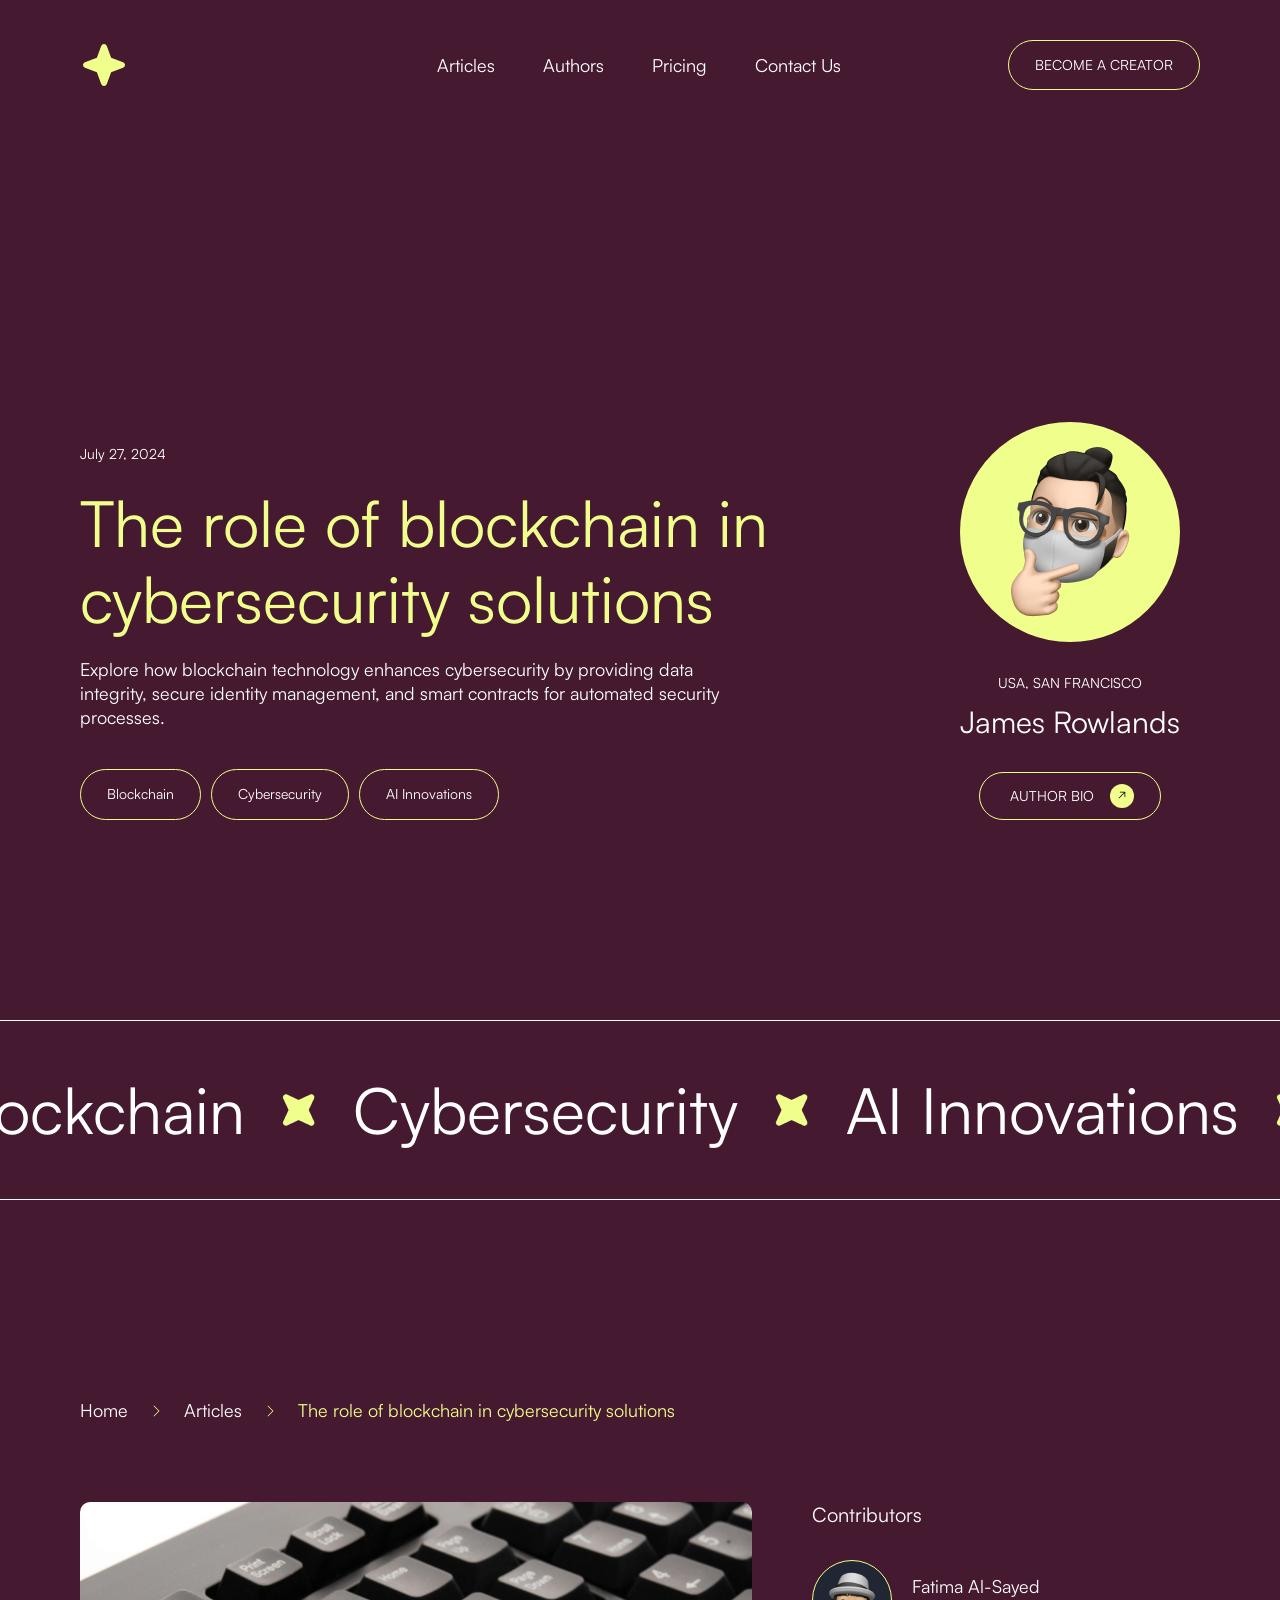
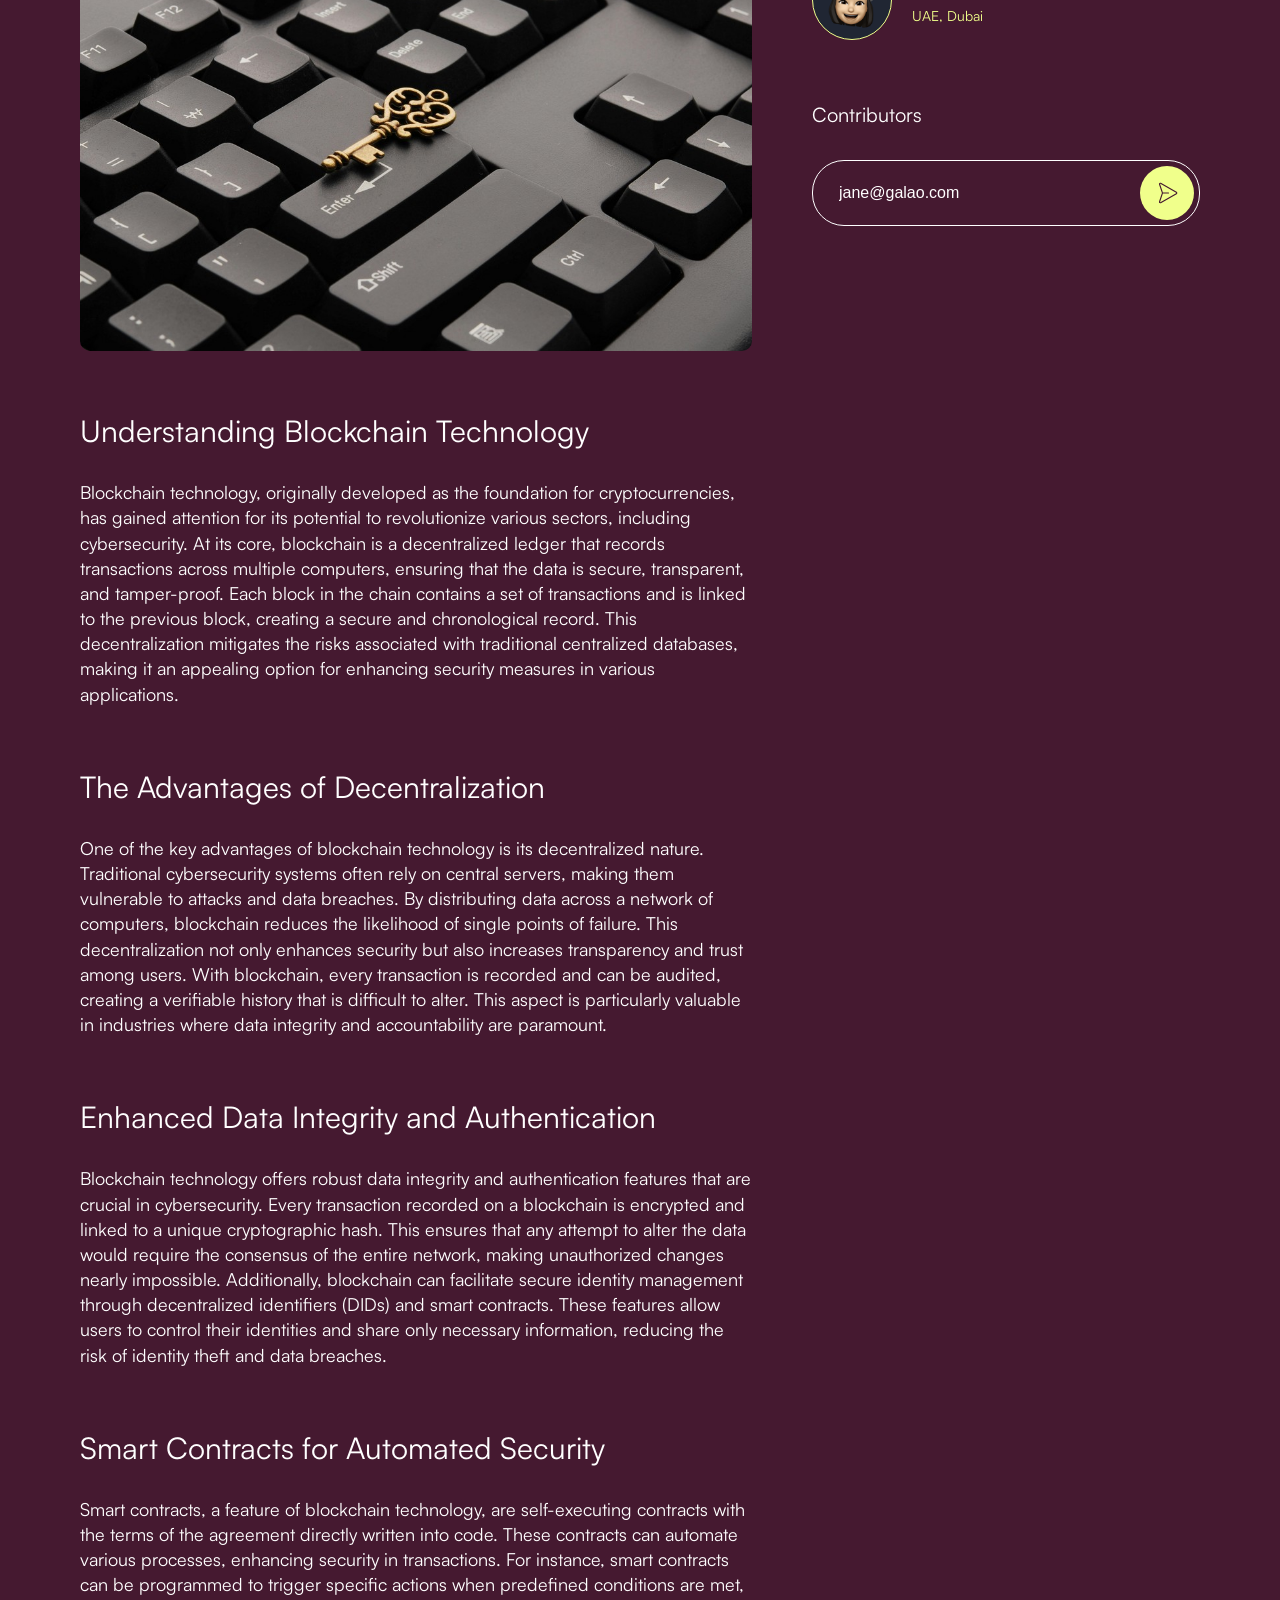
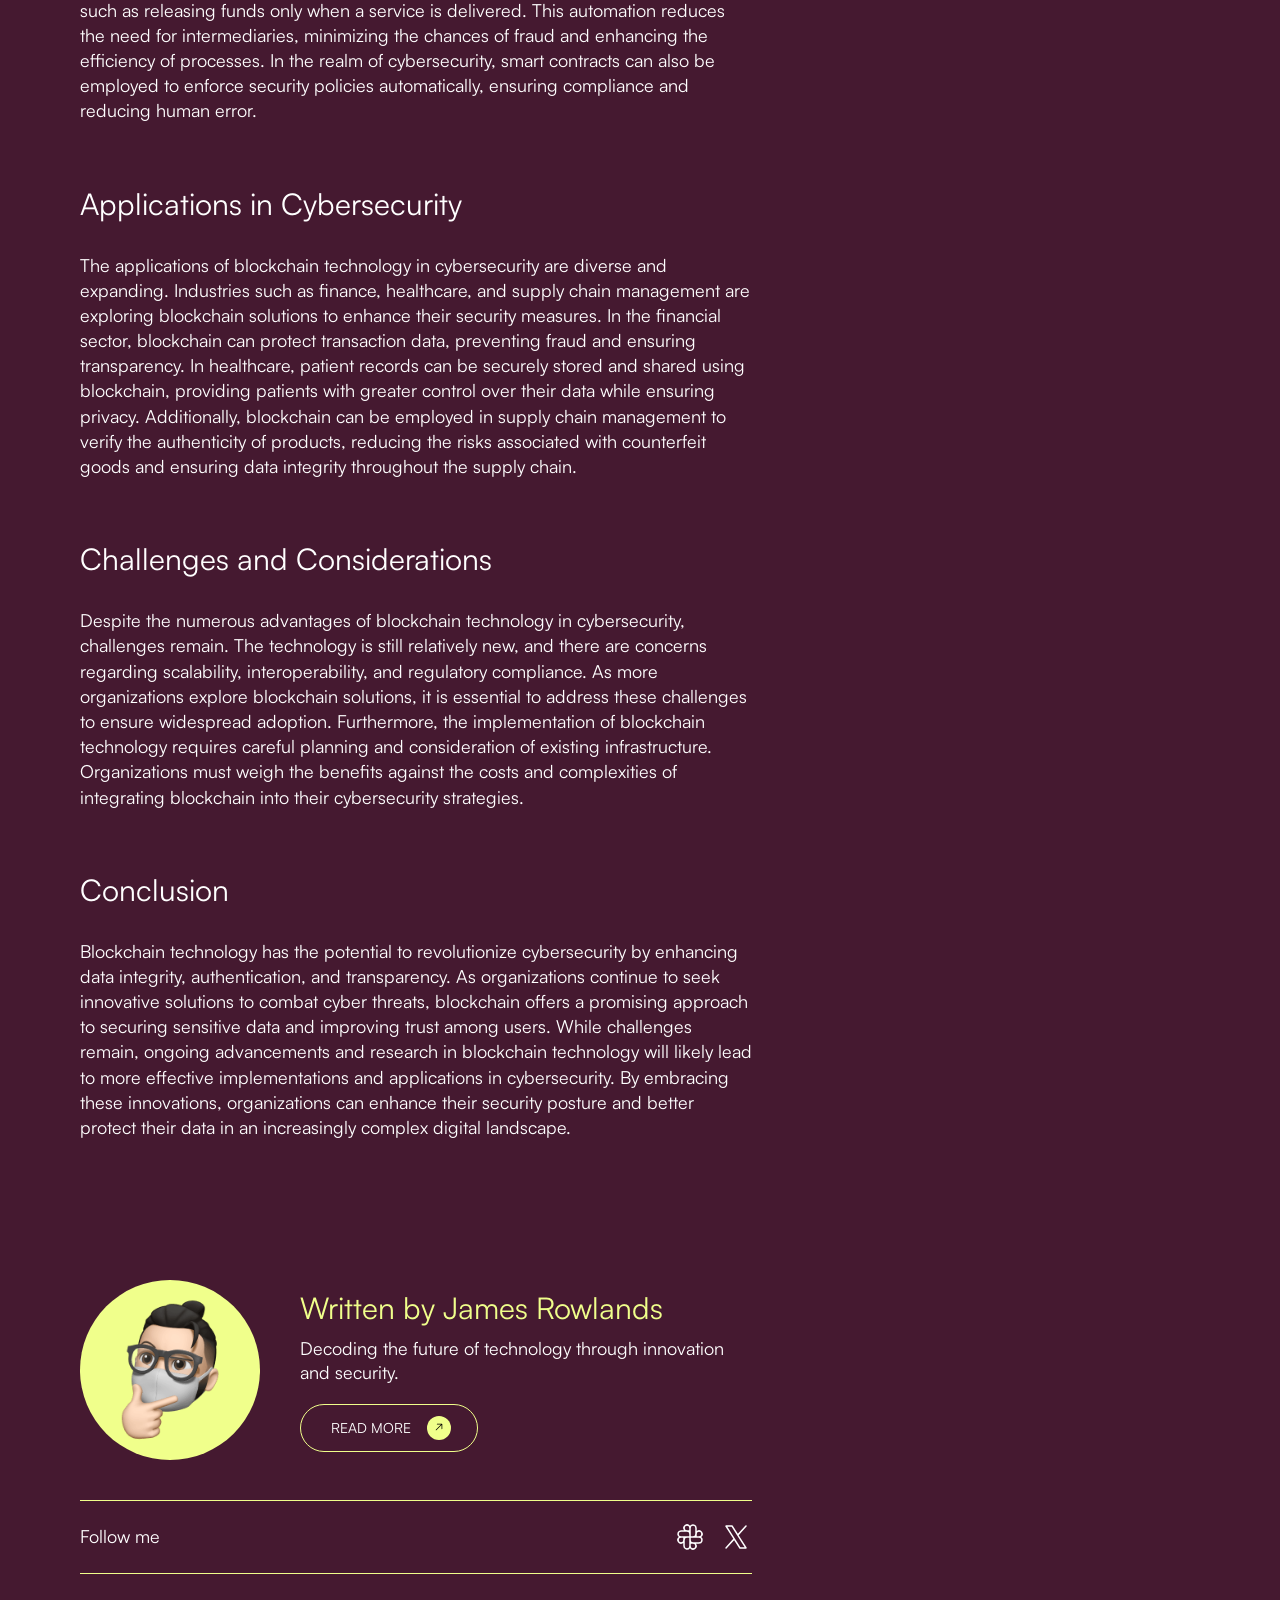
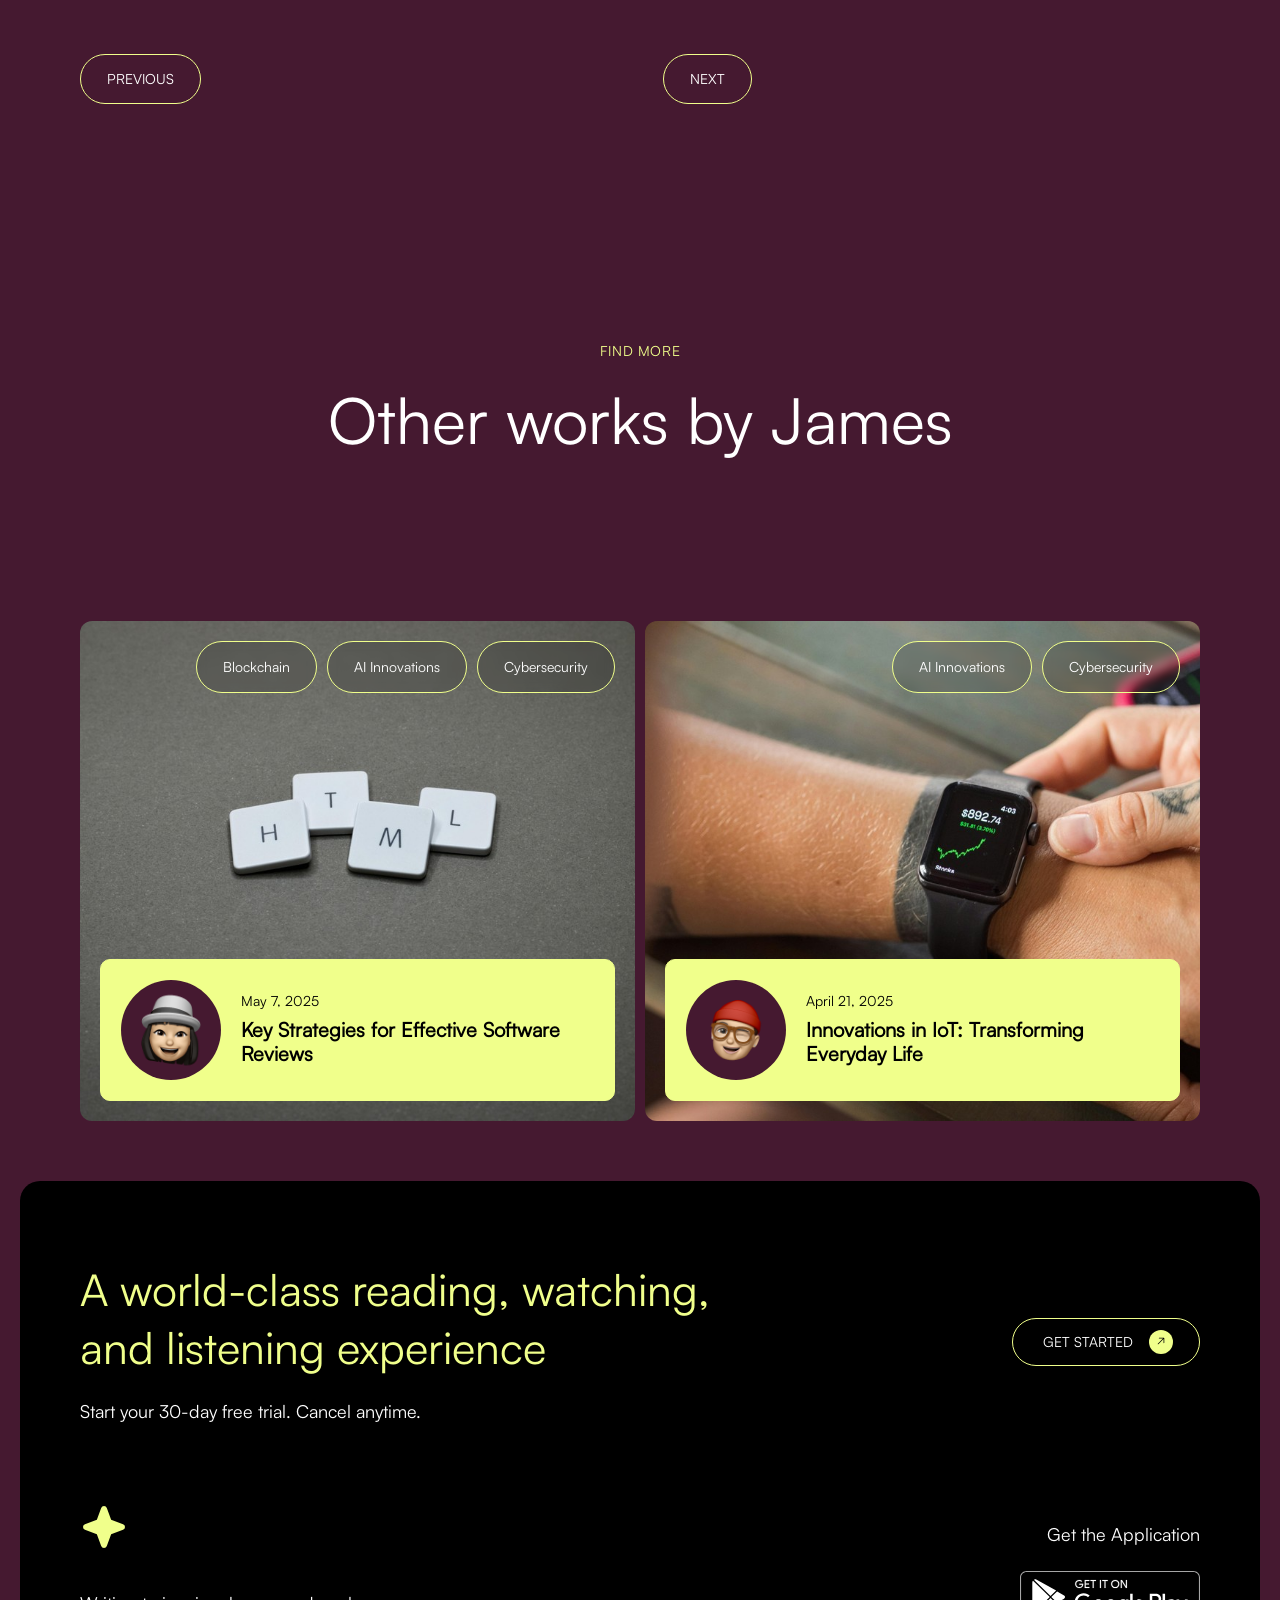
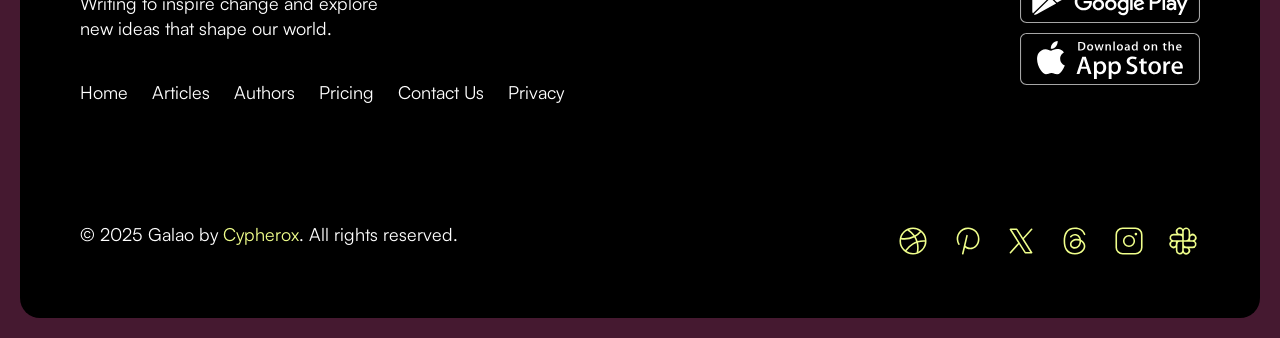
<file: articles-details.html>
<!DOCTYPE html>
<html>

<head>
    <meta charset="utf-8">
    <meta http-equiv="X-UA-Compatible" content="IE=edge">
    <meta name="viewport" content="width=device-width, initial-scale=1.0, viewport-fit=cover">
    <title>Galao</title>

    <link rel="apple-touch-icon" sizes="180x180" href="assets/images/apple-touch-icon.png">
    <link rel="icon" type="image/png" sizes="32x32" href="assets/images/favicon-32x32.png">
    <link rel="icon" type="image/png" sizes="16x16" href="assets/images/favicon-16x16.png">

    <link rel="stylesheet" type="text/css" media="screen" href="assets/css/style.css">
</head>

<body style="background-color: #451930;" class="bg-magenta articles-detail-page">

    <header class="header">
        <div class="header__inner">
            <div class="header__logo">
                <a href="index.html" class="header__logo--link" aria-label="hero">
                    <svg xmlns="http://www.w3.org/2000/svg" viewBox="0 0 256 256" focusable="false"
                        color="var(--token-7c1bfd0b-d766-423a-bb3e-f0b664a04b4c, rgb(240, 255, 139))"
                        style="user-select: none; width: 100%; height: 100%; display: inline-block; fill: var(--token-7c1bfd0b-d766-423a-bb3e-f0b664a04b4c, rgb(240, 255, 139)); color: var(--token-7c1bfd0b-d766-423a-bb3e-f0b664a04b4c, rgb(240, 255, 139)); flex-shrink: 0;">
                        <g color="var(--token-7c1bfd0b-d766-423a-bb3e-f0b664a04b4c, rgb(240, 255, 139))" weight="fill">
                            <path
                                d="M240,128a15.79,15.79,0,0,1-10.5,15l-63.44,23.07L143,229.5a16,16,0,0,1-30,0L89.94,166.06,26.5,143a16,16,0,0,1,0-30L89.94,89.94,113,26.5a16,16,0,0,1,30,0l23.07,63.44L229.5,113A15.79,15.79,0,0,1,240,128Z">
                            </path>
                        </g>
                    </svg>
                </a>
            </div>

            <div class="header__nav">
                <ul class="header__menu">
                    <li class="header__menu--item">
                        <a href="javascript:;" aria-label="articles">Articles</a>
                    </li>

                    <li class="header__menu--item">
                        <a href="javascript:;" aria-label="authors">Authors</a>
                    </li>

                    <li class="header__menu--item">
                        <a href="javascript:;" aria-label="pricing">Pricing</a>
                    </li>

                    <li class="header__menu--item">
                        <a href="javascript:;" aria-label="contact-us">Contact Us</a>
                    </li>
                </ul>
            </div>

            <div class="header__button">
                <a href="become-a-creator.html" class="btn btn__header">Become a Creator</a>
            </div>

            <div class="header--hemberger">
                <div class="header--hemberger__inner">
                    <div class="header--hemberger--button">
                        <a href="become-a-creator.html" class="btn btn__header">Join US</a>
                    </div>

                    <div class="header--hemberger--icon">
                        <span></span>
                        <span></span>
                    </div>
                </div>
            </div>
        </div>
    </header>

    <section class="articles--inner--banner">
        <div class="articles--inner--banner__iinner">
            <div class="articles--inner--banner--content--col">
                <h2>July 27, 2024</h2>
                <h1>The role of blockchain in cybersecurity solutions</h1>
                <p>Explore how blockchain technology enhances cybersecurity by providing data integrity, secure identity management, and smart contracts for automated security processes.</p>

                <div class="banner--content--label__wrapper">
                    <span>Blockchain</span>
                    <span>Cybersecurity</span>
                    <span>AI Innovations</span>
                </div>
            </div>

            <div class="articles--inner--banner--avtar--col">
                <div class="banner--avtar--image">
                    <img src="assets/images/articles-inner-avtar-img.png" alt="articles-inner-avtar-img">
                </div>

                <div class="articles--author">
                    <h3>USA, San Francisco</h3>
                    <h4>James Rowlands</h4>
                    <a href="javascript:;" class="btn--primary">
                        <span>AUTHOR BIO</span>
                        <div class="btn--arrow__icon">
                            <svg xmlns="http://www.w3.org/2000/svg" viewBox="0 0 256 256" focusable="false" color="var(--token-584267f0-cc04-4763-9773-68f59eb7a770, rgb(0, 0, 0))" style="user-select: none; width: 100%; height: 100%; display: inline-block; fill: var(--token-584267f0-cc04-4763-9773-68f59eb7a770, rgb(0, 0, 0)); color: var(--token-584267f0-cc04-4763-9773-68f59eb7a770, rgb(0, 0, 0)); flex-shrink: 0;">
                                <g color="var(--token-584267f0-cc04-4763-9773-68f59eb7a770, rgb(0, 0, 0))" weight="regular">
                                    <path d="M221.66,133.66l-72,72a8,8,0,0,1-11.32-11.32L196.69,136H40a8,8,0,0,1,0-16H196.69L138.34,61.66a8,8,0,0,1,11.32-11.32l72,72A8,8,0,0,1,221.66,133.66Z">
                                    </path>
                                </g>
                            </svg>
                        </div>
                    </a>
                </div>
            </div>
        </div>
    </section>

    <section class="marquee--main">
        <div class="marquee--inner">
            <div class="marquee--track">
                <div class="marquee--slide">
                    <h2>Blockchain</h2>
                    <img src="assets/images/apple-touch-icon.png" alt="apple-touch-icon">
                </div>
                <div class="marquee--slide">
                    <h2>Cybersecurity</h2>
                    <img src="assets/images/apple-touch-icon.png" alt="apple-touch-icon">
                </div>
                <div class="marquee--slide">
                    <h2>AI Innovations</h2>
                    <img src="assets/images/apple-touch-icon.png" alt="apple-touch-icon">
                </div>
                

            </div>
        </div>
    </section>

    <section class="articles--content--main">
        <div class="container">
            <div class="articles--content--breadcrumb">
                <div class="articles--content--breadcrumb--inner">
                    <p>
                        <a href="index.html">Home</a>
                    </p>
                    <div class="breadcrumb--icon">
                        <svg xmlns="http://www.w3.org/2000/svg" viewBox="0 0 256 256" focusable="false" color="var(--token-7c1bfd0b-d766-423a-bb3e-f0b664a04b4c, rgb(240, 255, 139))" style="user-select: none; width: 100%; height: 100%; display: inline-block; fill: var(--token-7c1bfd0b-d766-423a-bb3e-f0b664a04b4c, rgb(240, 255, 139)); color: var(--token-7c1bfd0b-d766-423a-bb3e-f0b664a04b4c, rgb(240, 255, 139)); flex-shrink: 0;"><g color="var(--token-7c1bfd0b-d766-423a-bb3e-f0b664a04b4c, rgb(240, 255, 139))" weight="light"><path d="M180.24,132.24l-80,80a6,6,0,0,1-8.48-8.48L167.51,128,91.76,52.24a6,6,0,0,1,8.48-8.48l80,80A6,6,0,0,1,180.24,132.24Z"></path></g></svg>
                    </div>

                    <p>
                        <a href="articles.html">Articles</a>
                    </p>

                    <div class="breadcrumb--icon">
                        <svg xmlns="http://www.w3.org/2000/svg" viewBox="0 0 256 256" focusable="false" color="var(--token-7c1bfd0b-d766-423a-bb3e-f0b664a04b4c, rgb(240, 255, 139))" style="user-select: none; width: 100%; height: 100%; display: inline-block; fill: var(--token-7c1bfd0b-d766-423a-bb3e-f0b664a04b4c, rgb(240, 255, 139)); color: var(--token-7c1bfd0b-d766-423a-bb3e-f0b664a04b4c, rgb(240, 255, 139)); flex-shrink: 0;"><g color="var(--token-7c1bfd0b-d766-423a-bb3e-f0b664a04b4c, rgb(240, 255, 139))" weight="light"><path d="M180.24,132.24l-80,80a6,6,0,0,1-8.48-8.48L167.51,128,91.76,52.24a6,6,0,0,1,8.48-8.48l80,80A6,6,0,0,1,180.24,132.24Z"></path></g></svg>
                    </div>

                    <p>The role of blockchain in cybersecurity solutions</p>

                </div>
            </div>

            <div class="articles--content--col__wrapper">
                <div class="articles--content--col--left">
                    <div class="articles--content--image">
                        <img src="assets/images/articles-content-img.jpg" alt="articles-content-img">
                    </div>

                    <div class="articles--info">
                        <div class="articles--info--inner">
                            <h2>Understanding Blockchain Technology</h2>
                            <p>Blockchain technology, originally developed as the foundation for cryptocurrencies, has gained attention for its potential to revolutionize various sectors, including cybersecurity. At its core, blockchain is a decentralized ledger that records transactions across multiple computers, ensuring that the data is secure, transparent, and tamper-proof. Each block in the chain contains a set of transactions and is linked to the previous block, creating a secure and chronological record. This decentralization mitigates the risks associated with traditional centralized databases, making it an appealing option for enhancing security measures in various applications.</p>
                        </div>

                        <div class="articles--info--inner">
                            <h2>The Advantages of Decentralization</h2>
                            <p>One of the key advantages of blockchain technology is its decentralized nature. Traditional cybersecurity systems often rely on central servers, making them vulnerable to attacks and data breaches. By distributing data across a network of computers, blockchain reduces the likelihood of single points of failure. This decentralization not only enhances security but also increases transparency and trust among users. With blockchain, every transaction is recorded and can be audited, creating a verifiable history that is difficult to alter. This aspect is particularly valuable in industries where data integrity and accountability are paramount.</p>
                        </div>

                        <div class="articles--info--inner">
                            <h2>Enhanced Data Integrity and Authentication</h2>
                            <p>Blockchain technology offers robust data integrity and authentication features that are crucial in cybersecurity. Every transaction recorded on a blockchain is encrypted and linked to a unique cryptographic hash. This ensures that any attempt to alter the data would require the consensus of the entire network, making unauthorized changes nearly impossible. Additionally, blockchain can facilitate secure identity management through decentralized identifiers (DIDs) and smart contracts. These features allow users to control their identities and share only necessary information, reducing the risk of identity theft and data breaches.</p>
                        </div>

                        <div class="articles--info--inner">
                            <h2>Smart Contracts for Automated Security</h2>
                            <p>Smart contracts, a feature of blockchain technology, are self-executing contracts with the terms of the agreement directly written into code. These contracts can automate various processes, enhancing security in transactions. For instance, smart contracts can be programmed to trigger specific actions when predefined conditions are met, such as releasing funds only when a service is delivered. This automation reduces the need for intermediaries, minimizing the chances of fraud and enhancing the efficiency of processes. In the realm of cybersecurity, smart contracts can also be employed to enforce security policies automatically, ensuring compliance and reducing human error.</p>
                        </div>

                        <div class="articles--info--inner">
                            <h2>Applications in Cybersecurity</h2>
                            <p>The applications of blockchain technology in cybersecurity are diverse and expanding. Industries such as finance, healthcare, and supply chain management are exploring blockchain solutions to enhance their security measures. In the financial sector, blockchain can protect transaction data, preventing fraud and ensuring transparency. In healthcare, patient records can be securely stored and shared using blockchain, providing patients with greater control over their data while ensuring privacy. Additionally, blockchain can be employed in supply chain management to verify the authenticity of products, reducing the risks associated with counterfeit goods and ensuring data integrity throughout the supply chain.</p>
                        </div>

                        <div class="articles--info--inner">
                            <h2>Challenges and Considerations</h2>
                            <p>Despite the numerous advantages of blockchain technology in cybersecurity, challenges remain. The technology is still relatively new, and there are concerns regarding scalability, interoperability, and regulatory compliance. As more organizations explore blockchain solutions, it is essential to address these challenges to ensure widespread adoption. Furthermore, the implementation of blockchain technology requires careful planning and consideration of existing infrastructure. Organizations must weigh the benefits against the costs and complexities of integrating blockchain into their cybersecurity strategies.</p>
                        </div>
                        
                        <div class="articles--info--inner">
                            <h2>Conclusion</h2>
                            <p>Blockchain technology has the potential to revolutionize cybersecurity by enhancing data integrity, authentication, and transparency. As organizations continue to seek innovative solutions to combat cyber threats, blockchain offers a promising approach to securing sensitive data and improving trust among users. While challenges remain, ongoing advancements and research in blockchain technology will likely lead to more effective implementations and applications in cybersecurity. By embracing these innovations, organizations can enhance their security posture and better protect their data in an increasingly complex digital landscape.</p>
                        </div>

                    </div>

                    <div class="articles--author--details">
                        <div class="articles--author--details__inner">
                            <div class="articles--author--image">
                                <img src="assets/images/articles-inner-avtar-img.png" alt="articles-inner-avtar-img">
                            </div>

                            <div class="articles--author--content">
                                <h2>Written by James Rowlands</h2>
                                <p>Decoding the future of technology through innovation and security.</p>
                                <a href="javascript:;" class="btn--primary">
                                    <span>READ MORE</span>
                                    <div class="btn--arrow__icon">
                                        <svg xmlns="http://www.w3.org/2000/svg" viewBox="0 0 256 256" focusable="false" color="var(--token-584267f0-cc04-4763-9773-68f59eb7a770, rgb(0, 0, 0))" style="user-select: none; width: 100%; height: 100%; display: inline-block; fill: var(--token-584267f0-cc04-4763-9773-68f59eb7a770, rgb(0, 0, 0)); color: var(--token-584267f0-cc04-4763-9773-68f59eb7a770, rgb(0, 0, 0)); flex-shrink: 0;">
                                            <g color="var(--token-584267f0-cc04-4763-9773-68f59eb7a770, rgb(0, 0, 0))" weight="regular">
                                                <path d="M221.66,133.66l-72,72a8,8,0,0,1-11.32-11.32L196.69,136H40a8,8,0,0,1,0-16H196.69L138.34,61.66a8,8,0,0,1,11.32-11.32l72,72A8,8,0,0,1,221.66,133.66Z">
                                                </path>
                                            </g>
                                        </svg>
                                    </div>
                                </a>
                            </div>

                        </div>

                        <div class="articles--social__wrapper">
                            <p>Follow me</p>
                            <ul>
                                <li>
                                    <a href="javascript:;">
                                        <svg xmlns="http://www.w3.org/2000/svg" viewBox="0 0 256 256" focusable="false" color="var(--token-24758317-8794-4620-ab57-74c16c1dfec3, rgb(255, 255, 255))" style="user-select: none; width: 100%; height: 100%; display: inline-block; fill: var(--token-24758317-8794-4620-ab57-74c16c1dfec3, rgb(255, 255, 255)); color: var(--token-24758317-8794-4620-ab57-74c16c1dfec3, rgb(255, 255, 255)); flex-shrink: 0;"><g color="var(--token-24758317-8794-4620-ab57-74c16c1dfec3, rgb(255, 255, 255))" weight="light"><path d="M218,128a30,30,0,1,0-36-48V56a30,30,0,0,0-54-18A30,30,0,1,0,80,74H56a30,30,0,0,0-18,54,30,30,0,1,0,36,48v24a30,30,0,0,0,54,18,30,30,0,1,0,48-36h24a30,30,0,0,0,18-54ZM200,86a18,18,0,0,1,0,36H182V104A18,18,0,0,1,200,86ZM152,38a18,18,0,0,1,18,18v48a18,18,0,0,1-18,18H134V56A18,18,0,0,1,152,38ZM86,56a18,18,0,0,1,36,0V74H104A18,18,0,0,1,86,56ZM38,104A18,18,0,0,1,56,86h48a18,18,0,0,1,18,18v18H56A18,18,0,0,1,38,104Zm18,66a18,18,0,0,1,0-36H74v18A18,18,0,0,1,56,170Zm48,48a18,18,0,0,1-18-18V152a18,18,0,0,1,18-18h18v66A18,18,0,0,1,104,218Zm66-18a18,18,0,0,1-36,0V182h18A18,18,0,0,1,170,200Zm30-30H152a18,18,0,0,1-18-18V134h66a18,18,0,0,1,0,36Z"></path></g></svg>
                                    </a>
                                </li>

                                <li>
                                    <a href="javascript:;">
                                        <svg xmlns="http://www.w3.org/2000/svg" viewBox="0 0 256 256" focusable="false" color="var(--token-24758317-8794-4620-ab57-74c16c1dfec3, rgb(255, 255, 255))" style="user-select: none; width: 100%; height: 100%; display: inline-block; fill: var(--token-24758317-8794-4620-ab57-74c16c1dfec3, rgb(255, 255, 255)); color: var(--token-24758317-8794-4620-ab57-74c16c1dfec3, rgb(255, 255, 255)); flex-shrink: 0;"><g color="var(--token-24758317-8794-4620-ab57-74c16c1dfec3, rgb(255, 255, 255))" weight="light"><path d="M213.06,212.78l-63.42-99.66L212.44,44A6,6,0,1,0,203.56,36L143,102.62l-41.9-65.84A6,6,0,0,0,96,34H48a6,6,0,0,0-5.06,9.22l63.42,99.66L43.56,212A6,6,0,0,0,52.44,220L113,153.38l41.9,65.84A6,6,0,0,0,160,222h48a6,6,0,0,0,5.06-9.22ZM163.29,210,58.93,46H92.71L197.07,210Z"></path></g></svg>
                                    </a>
                                </li>
                            </ul>
                        </div>

                        <div class="articles--nexprev--button__wrapper">
                            <a href="javascript:;" class="btn btn__header">Previous</a>
                            <a href="javascript:;" class="btn btn__header">Next</a>
                        </div>

                    </div>
                </div>

                <div class="articles--content--col--right">
                    <div class="articles--content--sidebar">
                        <div class="articles--sidebar--top">
                            <h2>Contributors</h2>
                            <a href="javascript:;">
                                <div class="articles--sidebar--image">
                                    <img src="assets/images/avtar-1.png" alt="avtar-1">
                                </div>
                                
                                <div class="articles--sidebar--info">
                                    <h3>Fatima Al-Sayed</h3>
                                    <p>UAE, Dubai</p>
                                </div>
                            </a>
                        </div>

                        <div class="articles--sidebar--bottom">
                            <h2>Contributors</h2>
                            <div class="articles--sidebar--subscription">
                                <input type="email" placeholder="jane@galao.com">
                                <button type="submit">
                                    <svg xmlns="http://www.w3.org/2000/svg" viewBox="0 0 256 256" focusable="false" color="var(--token-10043bd2-c741-4d57-a181-e6d5708c85c1, rgb(69, 25, 48)) /* {&quot;name&quot;:&quot;Burgundy&quot;} */" style="user-select: none; width: 100%; height: 100%; display: inline-block; fill: var(--token-10043bd2-c741-4d57-a181-e6d5708c85c1, rgb(69, 25, 48)); color: var(--token-10043bd2-c741-4d57-a181-e6d5708c85c1, rgb(69, 25, 48)); flex-shrink: 0;"><g color="var(--token-10043bd2-c741-4d57-a181-e6d5708c85c1, rgb(69, 25, 48)) /* {&quot;name&quot;:&quot;Burgundy&quot;} */" weight="light"><path d="M230.88,115.69l-168-95.88a14,14,0,0,0-20,16.87L73.66,128,42.81,219.33A14,14,0,0,0,56,238a14.15,14.15,0,0,0,6.93-1.83L230.84,140.1a14,14,0,0,0,0-24.41Zm-5.95,14L57,225.73a2,2,0,0,1-2.86-2.42.42.42,0,0,0,0-.1L84.3,134H144a6,6,0,0,0,0-12H84.3L54.17,32.8a.3.3,0,0,0,0-.1,1.87,1.87,0,0,1,.6-2.2A1.85,1.85,0,0,1,57,30.25l168,95.89a1.93,1.93,0,0,1,1,1.74A2,2,0,0,1,224.93,129.66Z"></path></g></svg>
                                </button>
                            </div>
                        </div>

                    </div>
                </div>

            </div>

        </div>
    </section>

    <section class="recent__articles" id="articles">
        <div class="container">
            <div class="section--title width--full">
                <div class="section--title__wrapper">
                    <div class="title--left text-center">
                        <h3>FIND MORE</h3>
                        <h2>Other works by James</h2>
                    </div>
                </div>
            </div>

            <div class="recent__articles--item__wrapper">
                <a href="javascript:;" class="recent__articles--item scroll--transform--box">
                    <div class="recent__articles--item__inner">
                        <div class="recent__articles--image">
                            <img src="assets/images/articles-1.jpg" alt="articles-1">
                        </div>

                        <div class="recent__articles--top__label">
                            <ul>
                                <li>
                                    <span>Blockchain</span>
                                </li>

                                <li>
                                    <span>AI Innovations</span>
                                </li>

                                <li>
                                    <span>Cybersecurity</span>
                                </li>
                            </ul>
                        </div>

                        <div class="recent__articles--footer">
                            <div class="recent__articles--footer__inner">
                                <div class="recent__articles--footer--image">
                                    <img src="assets/images/avtar-1.png" alt="avtar-1">
                                </div>

                                <div class="recent__articles--footer--content">
                                    <h4>May 7, 2025</h4>
                                    <h3>Key Strategies for Effective Software Reviews</h3>
                                </div>
                            </div>
                        </div>

                    </div>
                </a>

                <a href="javascript:;" class="recent__articles--item scroll--transform--box">
                    <div class="recent__articles--item__inner">
                        <div class="recent__articles--image">
                            <img src="assets/images/articles-2.jpg" alt="articles-2">
                        </div>

                        <div class="recent__articles--top__label">
                            <ul>
                                <li>
                                    <span>AI Innovations</span>
                                </li>

                                <li>
                                    <span>Cybersecurity</span>
                                </li>
                            </ul>
                        </div>

                        <div class="recent__articles--footer">
                            <div class="recent__articles--footer__inner">
                                <div class="recent__articles--footer--image">
                                    <img src="assets/images/avtar-2.png" alt="avtar-2">
                                </div>

                                <div class="recent__articles--footer--content">
                                    <h4>April 21, 2025</h4>
                                    <h3>Innovations in IoT: Transforming Everyday Life</h3>
                                </div>
                            </div>
                        </div>

                    </div>
                </a>

            </div>

        </div>
    </section>

    <footer class="footer__main">
        <div class="footer__main--inner">
            <div class="footer--title--main">
                <div class="section--title width--full">
                    <div class="section--title__wrapper">
                        <div class="title--left">
                            <h2>A world-class reading, watching, and listening experience</h2>
                            <p>Start your 30-day free trial. Cancel anytime.</p>
                        </div>

                        <div class="footer--button--right">
                            <a href="javascript:;" class="btn--primary">
                                <span>GET STARTED</span>
                                <div class="btn--arrow__icon">
                                    <svg xmlns="http://www.w3.org/2000/svg" viewBox="0 0 256 256" focusable="false"
                                        color="var(--token-584267f0-cc04-4763-9773-68f59eb7a770, rgb(0, 0, 0))"
                                        style="user-select: none; width: 100%; height: 100%; display: inline-block; fill: var(--token-584267f0-cc04-4763-9773-68f59eb7a770, rgb(0, 0, 0)); color: var(--token-584267f0-cc04-4763-9773-68f59eb7a770, rgb(0, 0, 0)); flex-shrink: 0;">
                                        <g color="var(--token-584267f0-cc04-4763-9773-68f59eb7a770, rgb(0, 0, 0))"
                                            weight="regular">
                                            <path
                                                d="M221.66,133.66l-72,72a8,8,0,0,1-11.32-11.32L196.69,136H40a8,8,0,0,1,0-16H196.69L138.34,61.66a8,8,0,0,1,11.32-11.32l72,72A8,8,0,0,1,221.66,133.66Z">
                                            </path>
                                        </g>
                                    </svg>
                                </div>
                            </a>
                        </div>
                    </div>
                </div>
            </div>

            <div class="footer--menu--wrapper">
                <div class="footer--menu--wrapper__inner">
                    <div class="footer--menu--left">
                        <div class="footer--logo">
                            <a href="javascript:;">
                                <img src="assets/images/logo.svg" alt="Footer Logo">
                            </a>
                        </div>

                        <div class="footer--content">
                            <p>Writing to inspire change and explore new ideas that shape our world.</p>
                        </div>

                        <div class="footer--menu--list">
                            <ul>
                                <li>
                                    <a href="javascript:;">Home</a>
                                </li>

                                <li>
                                    <a href="javascript:;">Articles</a>
                                </li>

                                <li>
                                    <a href="javascript:;">Authors</a>
                                </li>

                                <li>
                                    <a href="javascript:;">Pricing</a>
                                </li>

                                <li>
                                    <a href="javascript:;">Contact Us</a>
                                </li>

                                <li>
                                    <a href="javascript:;">Privacy</a>
                                </li>
                            </ul>
                        </div>
                    </div>

                    <div class="footer--menu--right">
                        <p>Get the Application</p>

                        <div class="footer--menu--app--img">
                            <a href="javascript:;">
                                <img src="assets/images/play-store-icon.svg" alt="play-store-icon">
                            </a>
                            <a href="javascript:;">
                                <img src="assets/images/app-store-icon.svg" alt="app-store-icon">
                            </a>
                        </div>
                    </div>

                </div>
            </div>

            <div class="footer--bottom__wrapper">
                <div class="footer--bottom__inner">
                    <div class="footer--bottom--text">
                        <p>© 2025 Galao by <a href="https://cypherox.com/" target="_blank">Cypherox</a>. All rights
                            reserved.</p>
                    </div>

                    <div class="footer--social--icon">
                        <ul>
                            <li>
                                <a href="javascript:;">
                                    <svg xmlns="http://www.w3.org/2000/svg" viewBox="0 0 256 256" focusable="false"
                                        color="var(--token-7c1bfd0b-d766-423a-bb3e-f0b664a04b4c, rgb(240, 255, 139))"
                                        style="user-select: none; width: 100%; height: 100%; display: inline-block; fill: var(--token-7c1bfd0b-d766-423a-bb3e-f0b664a04b4c, rgb(240, 255, 139)); color: var(--token-7c1bfd0b-d766-423a-bb3e-f0b664a04b4c, rgb(240, 255, 139)); flex-shrink: 0;">
                                        <g color="var(--token-7c1bfd0b-d766-423a-bb3e-f0b664a04b4c, rgb(240, 255, 139))"
                                            weight="light">
                                            <path
                                                d="M128,26A102,102,0,1,0,230,128,102.12,102.12,0,0,0,128,26Zm89.81,96.3c-3.26-.19-6.54-.3-9.8-.3a166.44,166.44,0,0,0-45.25,6.29A164.28,164.28,0,0,0,148.33,96c-.14-.25-.3-.49-.44-.74a166.34,166.34,0,0,0,40.79-33.71A89.79,89.79,0,0,1,217.81,122.3ZM179.29,54.09a154.52,154.52,0,0,1-37.9,31.11A167,167,0,0,0,98.88,42.84a89.87,89.87,0,0,1,80.41,11.25ZM85.71,48.58a155,155,0,0,1,45,42.27A153.71,153.71,0,0,1,64,106a156.8,156.8,0,0,1-22.84-1.69A90.37,90.37,0,0,1,85.71,48.58ZM38,128a90.17,90.17,0,0,1,.79-11.92A167.23,167.23,0,0,0,64,118a165.69,165.69,0,0,0,73.29-17c.22.37.46.73.67,1.1A152.2,152.2,0,0,1,151.34,132a164.57,164.57,0,0,0-26.09,12.11A167,167,0,0,0,69.57,196.4,89.84,89.84,0,0,1,38,128Zm41.19,75.58a155.24,155.24,0,0,1,52.05-49.12,152.9,152.9,0,0,1,23.38-10.93,154.31,154.31,0,0,1,4.3,36.16,154.78,154.78,0,0,1-3.81,34.13,89.88,89.88,0,0,1-75.92-10.24Zm89.24,4.81a166.76,166.76,0,0,0,2.49-28.7,166.67,166.67,0,0,0-4.86-39.87A154.6,154.6,0,0,1,208,134c3.25,0,6.52.11,9.77.32A90.16,90.16,0,0,1,168.43,208.39Z">
                                            </path>
                                        </g>
                                    </svg>
                                </a>
                            </li>

                            <li>
                                <a href="javascript:;">
                                    <svg xmlns="http://www.w3.org/2000/svg" viewBox="0 0 256 256" focusable="false"
                                        color="var(--token-7c1bfd0b-d766-423a-bb3e-f0b664a04b4c, rgb(240, 255, 139))"
                                        style="user-select: none; width: 100%; height: 100%; display: inline-block; fill: var(--token-7c1bfd0b-d766-423a-bb3e-f0b664a04b4c, rgb(240, 255, 139)); color: var(--token-7c1bfd0b-d766-423a-bb3e-f0b664a04b4c, rgb(240, 255, 139)); flex-shrink: 0;">
                                        <g color="var(--token-7c1bfd0b-d766-423a-bb3e-f0b664a04b4c, rgb(240, 255, 139))"
                                            weight="light">
                                            <path
                                                d="M222,112c0,22.05-7.7,42.19-21.68,56.73C187.32,182.25,169.71,190,152,190c-19.42,0-31.55-7.07-38.63-13.64l-11.53,49A6,6,0,0,1,96,230a5.89,5.89,0,0,1-1.37-.16,6,6,0,0,1-4.47-7.21l32-136a6,6,0,1,1,11.68,2.74L116.75,162c2.8,4.33,12.46,16,35.25,16,28.51,0,58-24.69,58-66A74,74,0,1,0,71.9,149a6,6,0,1,1-10.39,6A86,86,0,1,1,222,112Z">
                                            </path>
                                        </g>
                                    </svg>
                                </a>
                            </li>

                            <li>
                                <a href="javascript:;">
                                    <svg xmlns="http://www.w3.org/2000/svg" viewBox="0 0 256 256" focusable="false"
                                        color="var(--token-7c1bfd0b-d766-423a-bb3e-f0b664a04b4c, rgb(240, 255, 139))"
                                        style="user-select: none; width: 100%; height: 100%; display: inline-block; fill: var(--token-7c1bfd0b-d766-423a-bb3e-f0b664a04b4c, rgb(240, 255, 139)); color: var(--token-7c1bfd0b-d766-423a-bb3e-f0b664a04b4c, rgb(240, 255, 139)); flex-shrink: 0;">
                                        <g color="var(--token-7c1bfd0b-d766-423a-bb3e-f0b664a04b4c, rgb(240, 255, 139))"
                                            weight="light">
                                            <path
                                                d="M213.06,212.78l-63.42-99.66L212.44,44A6,6,0,1,0,203.56,36L143,102.62l-41.9-65.84A6,6,0,0,0,96,34H48a6,6,0,0,0-5.06,9.22l63.42,99.66L43.56,212A6,6,0,0,0,52.44,220L113,153.38l41.9,65.84A6,6,0,0,0,160,222h48a6,6,0,0,0,5.06-9.22ZM163.29,210,58.93,46H92.71L197.07,210Z">
                                            </path>
                                        </g>
                                    </svg>
                                </a>
                            </li>

                            <li>
                                <a href="javascript:;">
                                    <svg xmlns="http://www.w3.org/2000/svg" viewBox="0 0 256 256" focusable="false"
                                        color="var(--token-7c1bfd0b-d766-423a-bb3e-f0b664a04b4c, rgb(240, 255, 139))"
                                        style="user-select: none; width: 100%; height: 100%; display: inline-block; fill: var(--token-7c1bfd0b-d766-423a-bb3e-f0b664a04b4c, rgb(240, 255, 139)); color: var(--token-7c1bfd0b-d766-423a-bb3e-f0b664a04b4c, rgb(240, 255, 139)); flex-shrink: 0;">
                                        <g color="var(--token-7c1bfd0b-d766-423a-bb3e-f0b664a04b4c, rgb(240, 255, 139))"
                                            weight="light">
                                            <path
                                                d="M185.22,125.25a62,62,0,0,0-11.78-7c-3.53-29.6-23-38.82-31.83-41.5-19-5.74-40.73,1.09-50.6,15.9a6,6,0,1,0,10,6.66c6.94-10.41,23.25-15.28,37.14-11.07,7.22,2.18,18.39,8.34,22.39,25.61a78.74,78.74,0,0,0-18.11-2.08c-13.53,0-26.16,3.46-35.55,9.77C96,128.85,90,139.66,90,152c0,22,18,33.52,35.71,33.52a46,46,0,0,0,32.91-14.19c6.58-6.85,14.35-19.11,15.29-39.26a44.59,44.59,0,0,1,4.07,2.75c10.48,7.92,16,19.4,16,33.18,0,20.16-21,50-66,50-27.07,0-46.92-9.19-59-27.33C59,175.75,54,154.66,54,128s5-47.75,15-62.67C81.08,47.19,100.93,38,128,38c33.85,0,55.57,13.67,66.4,41.8a6,6,0,1,0,11.2-4.31C193,42.65,166.85,26,128,26,96.67,26,73.46,37,59,58.67,47.72,75.6,42,98.93,42,128s5.72,52.4,17,69.33C73.46,219,96.67,230,128,230c29.43,0,47.81-11.19,58.05-20.58C198.54,198,206,182.49,206,168,206,150.31,198.81,135.52,185.22,125.25ZM150,163a33.94,33.94,0,0,1-24.26,10.51C109.33,173.52,102,162.71,102,152c0-13.59,12.64-28.21,40.41-28.21a65.33,65.33,0,0,1,19.58,3c0,.41,0,.82,0,1.24C162,142.72,157.84,154.82,150,163Z">
                                            </path>
                                        </g>
                                    </svg>
                                </a>
                            </li>

                            <li>
                                <a href="javascript:;">
                                    <svg xmlns="http://www.w3.org/2000/svg" viewBox="0 0 256 256" focusable="false"
                                        color="var(--token-7c1bfd0b-d766-423a-bb3e-f0b664a04b4c, rgb(240, 255, 139))"
                                        style="user-select: none; width: 100%; height: 100%; display: inline-block; fill: var(--token-7c1bfd0b-d766-423a-bb3e-f0b664a04b4c, rgb(240, 255, 139)); color: var(--token-7c1bfd0b-d766-423a-bb3e-f0b664a04b4c, rgb(240, 255, 139)); flex-shrink: 0;">
                                        <g color="var(--token-7c1bfd0b-d766-423a-bb3e-f0b664a04b4c, rgb(240, 255, 139))"
                                            weight="light">
                                            <path
                                                d="M128,82a46,46,0,1,0,46,46A46.06,46.06,0,0,0,128,82Zm0,80a34,34,0,1,1,34-34A34,34,0,0,1,128,162ZM176,26H80A54.06,54.06,0,0,0,26,80v96a54.06,54.06,0,0,0,54,54h96a54.06,54.06,0,0,0,54-54V80A54.06,54.06,0,0,0,176,26Zm42,150a42,42,0,0,1-42,42H80a42,42,0,0,1-42-42V80A42,42,0,0,1,80,38h96a42,42,0,0,1,42,42ZM190,76a10,10,0,1,1-10-10A10,10,0,0,1,190,76Z">
                                            </path>
                                        </g>
                                    </svg>
                                </a>
                            </li>

                            <li>
                                <a href="javascript:;">
                                    <svg xmlns="http://www.w3.org/2000/svg" viewBox="0 0 256 256" focusable="false"
                                        color="var(--token-7c1bfd0b-d766-423a-bb3e-f0b664a04b4c, rgb(240, 255, 139))"
                                        style="user-select: none; width: 100%; height: 100%; display: inline-block; fill: var(--token-7c1bfd0b-d766-423a-bb3e-f0b664a04b4c, rgb(240, 255, 139)); color: var(--token-7c1bfd0b-d766-423a-bb3e-f0b664a04b4c, rgb(240, 255, 139)); flex-shrink: 0;">
                                        <g color="var(--token-7c1bfd0b-d766-423a-bb3e-f0b664a04b4c, rgb(240, 255, 139))"
                                            weight="light">
                                            <path
                                                d="M218,128a30,30,0,1,0-36-48V56a30,30,0,0,0-54-18A30,30,0,1,0,80,74H56a30,30,0,0,0-18,54,30,30,0,1,0,36,48v24a30,30,0,0,0,54,18,30,30,0,1,0,48-36h24a30,30,0,0,0,18-54ZM200,86a18,18,0,0,1,0,36H182V104A18,18,0,0,1,200,86ZM152,38a18,18,0,0,1,18,18v48a18,18,0,0,1-18,18H134V56A18,18,0,0,1,152,38ZM86,56a18,18,0,0,1,36,0V74H104A18,18,0,0,1,86,56ZM38,104A18,18,0,0,1,56,86h48a18,18,0,0,1,18,18v18H56A18,18,0,0,1,38,104Zm18,66a18,18,0,0,1,0-36H74v18A18,18,0,0,1,56,170Zm48,48a18,18,0,0,1-18-18V152a18,18,0,0,1,18-18h18v66A18,18,0,0,1,104,218Zm66-18a18,18,0,0,1-36,0V182h18A18,18,0,0,1,170,200Zm30-30H152a18,18,0,0,1-18-18V134h66a18,18,0,0,1,0,36Z">
                                            </path>
                                        </g>
                                    </svg>
                                </a>
                            </li>
                        </ul>
                    </div>

                </div>
            </div>

        </div>
    </footer>

    <script src="https://cdnjs.cloudflare.com/ajax/libs/gsap/3.12.5/gsap.min.js"></script>
    <!-- <script src="https://cdnjs.cloudflare.com/ajax/libs/gsap/3.12.5/ScrollTrigger.min.js"></script> -->

    <script src="assets/js/script.js"></script>
</body>

</html>
</file>
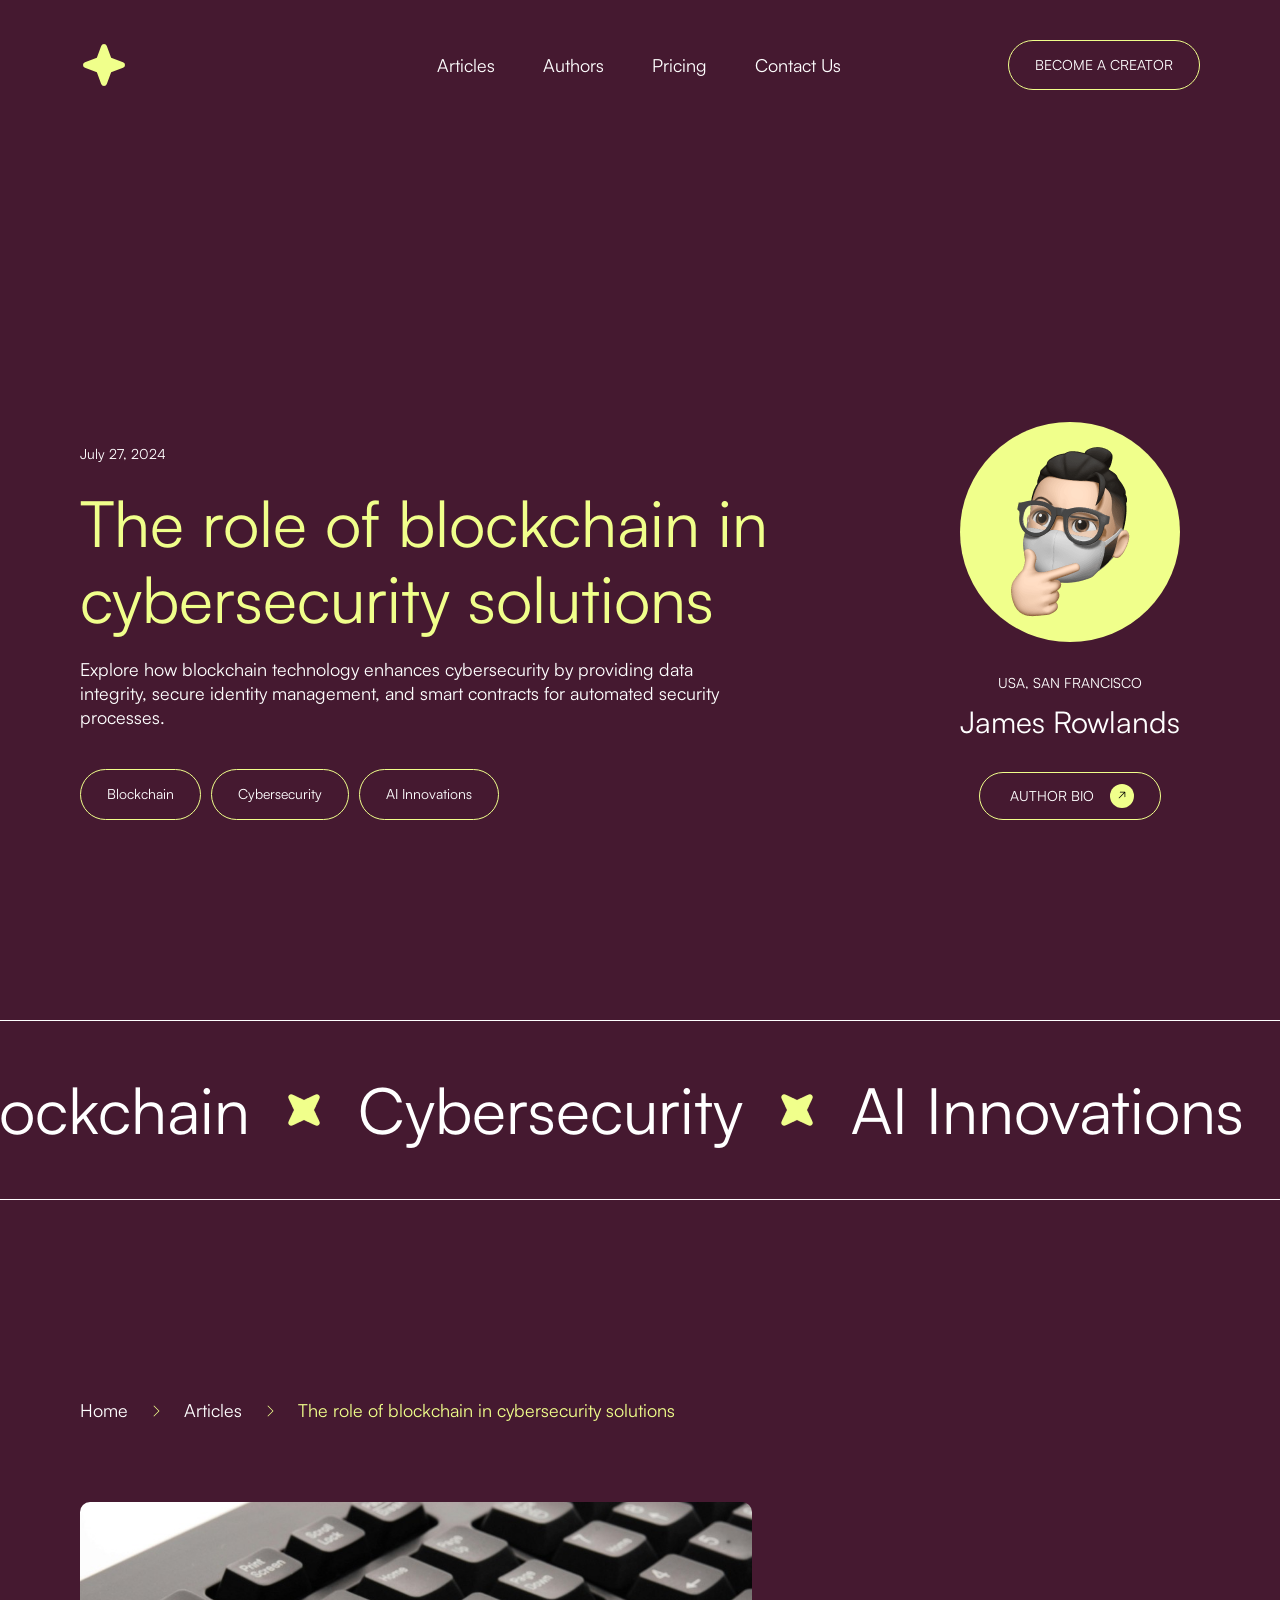
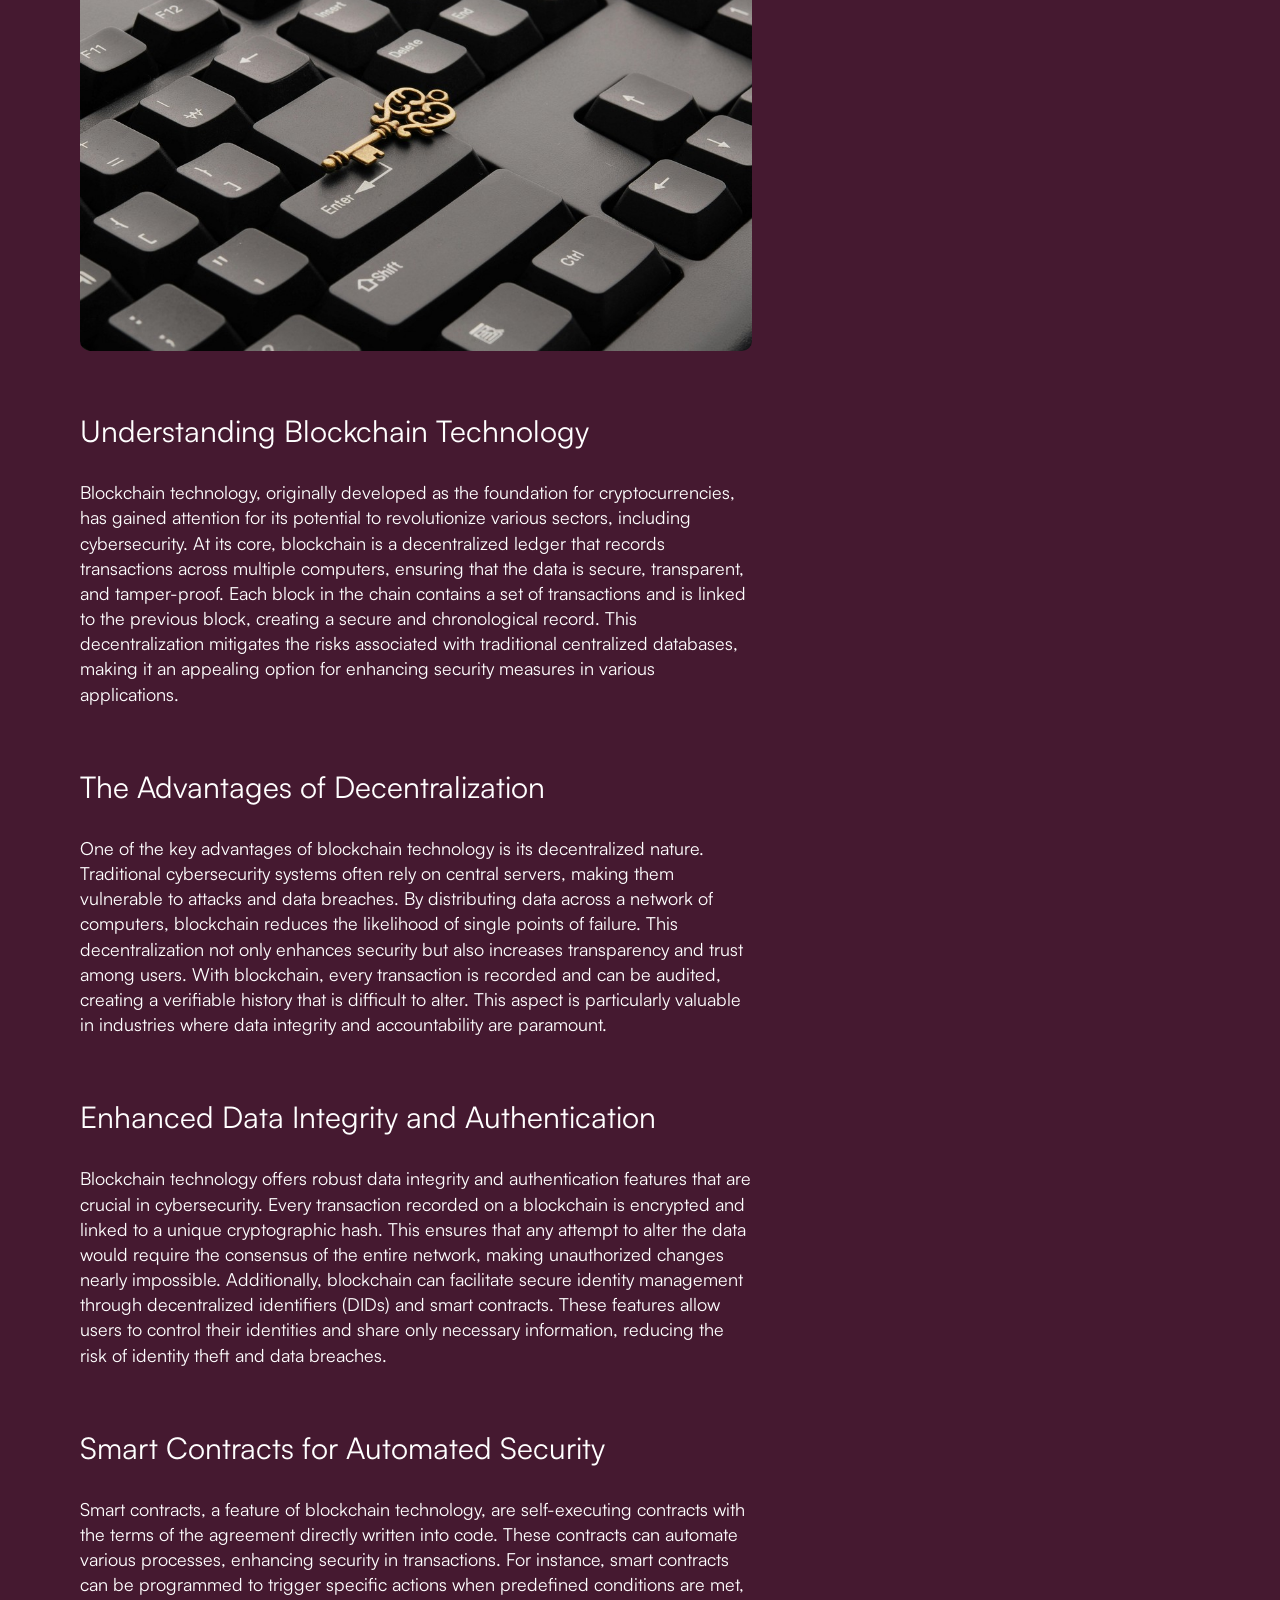
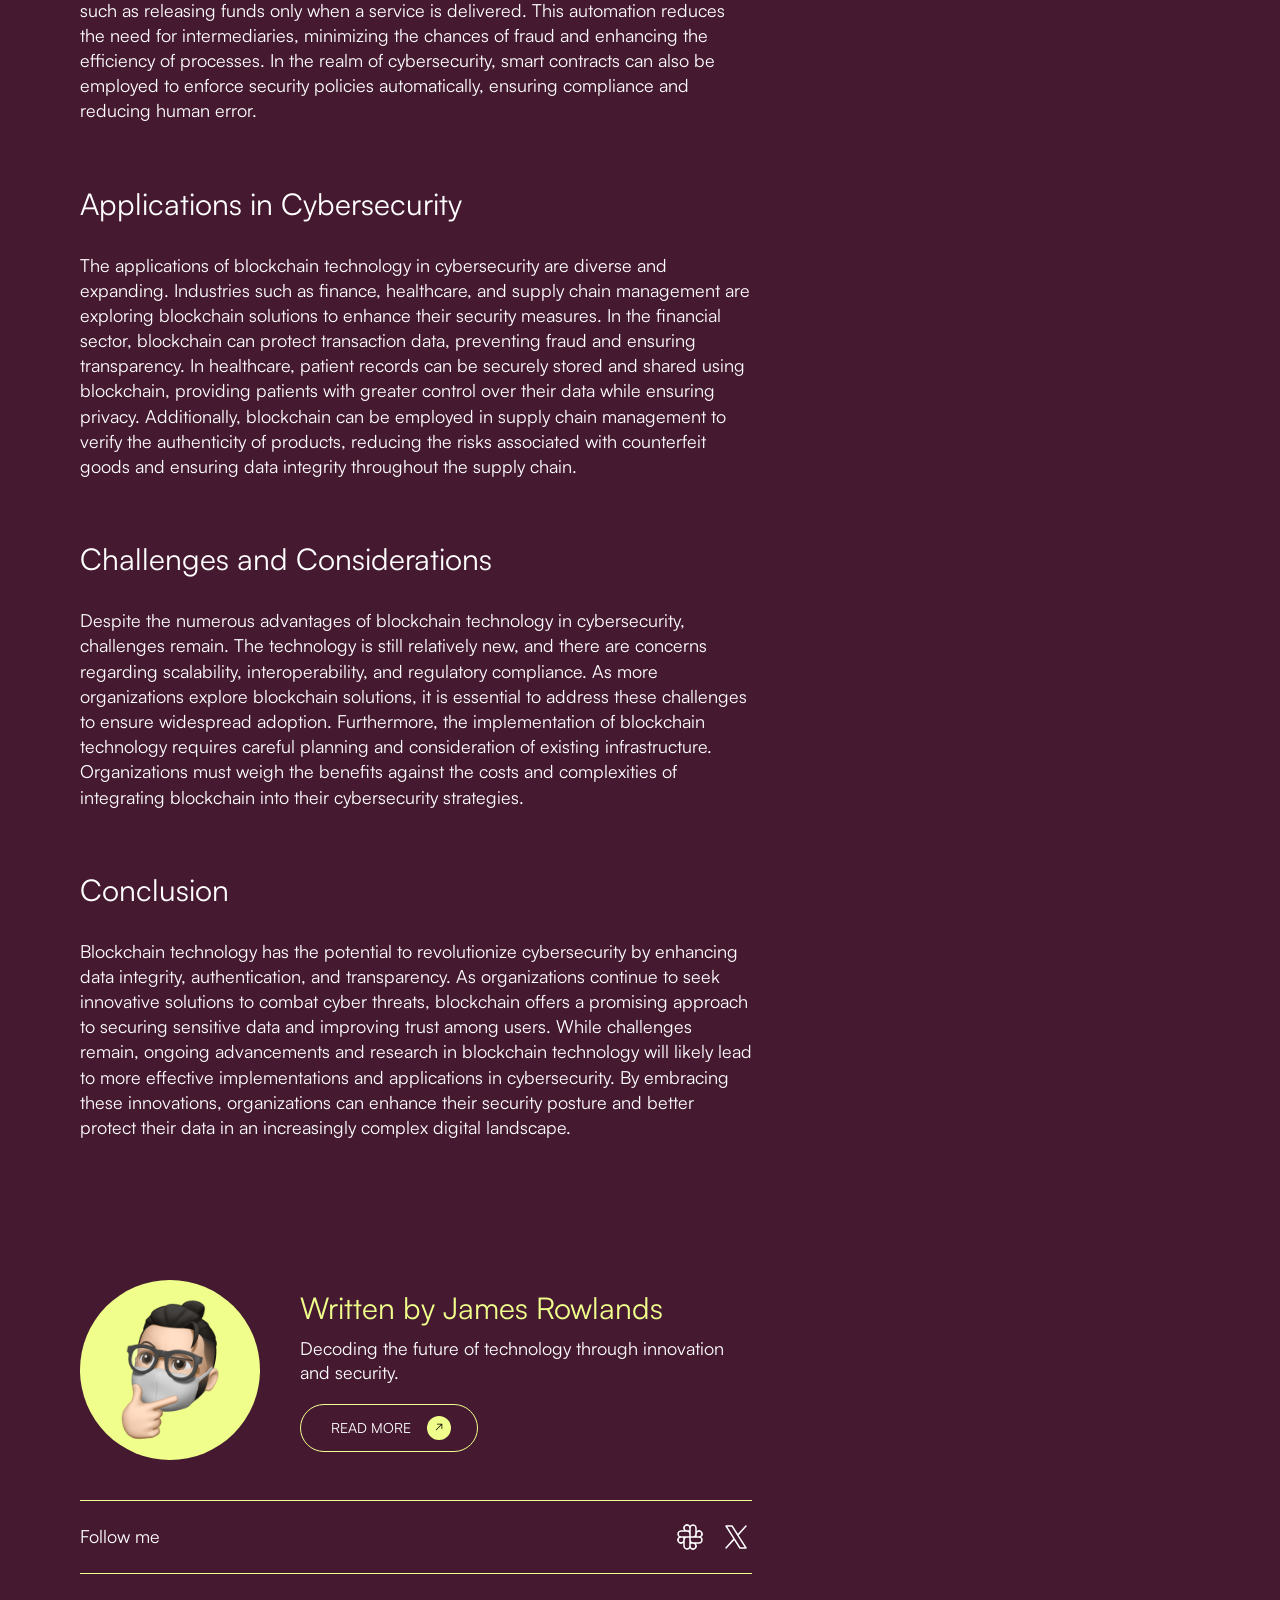
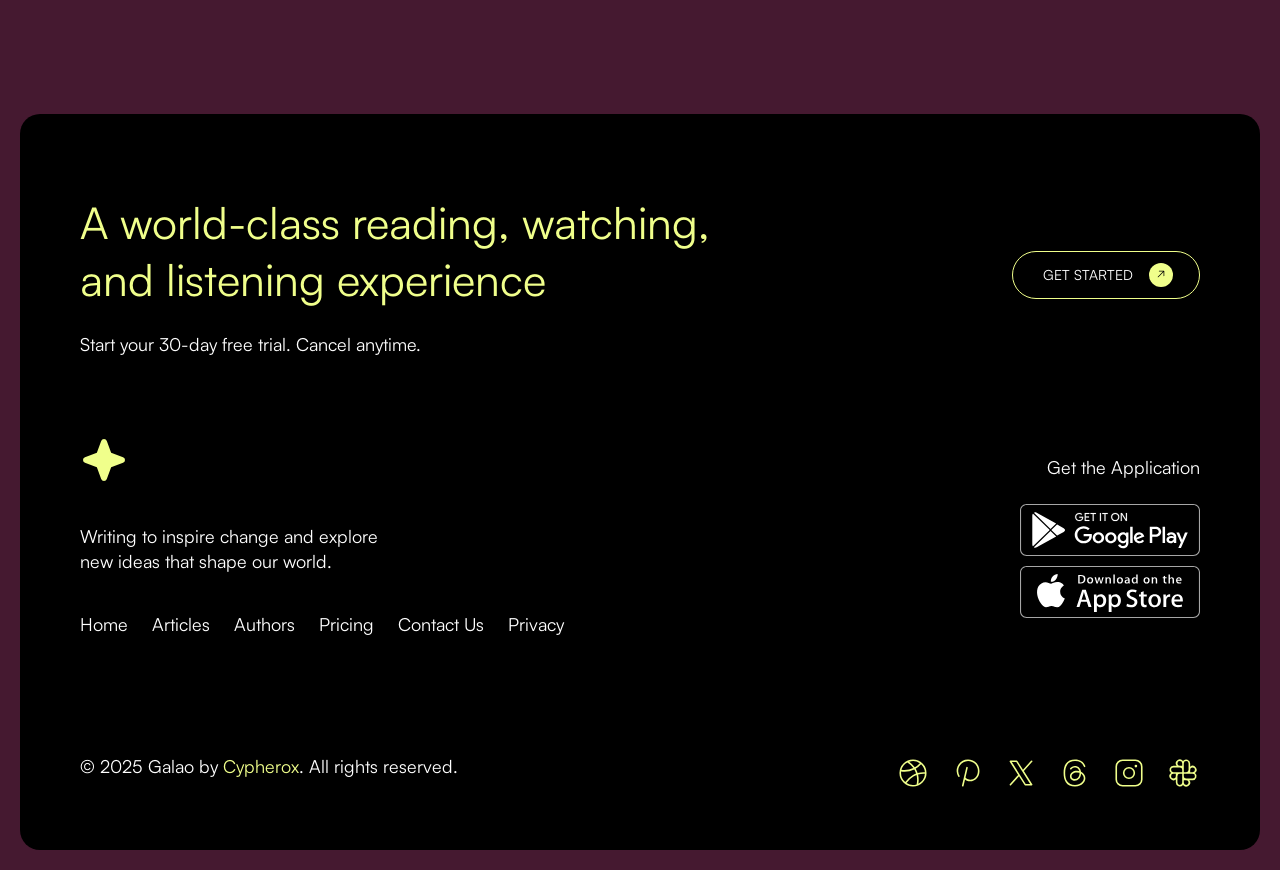
<file: articles-inner.html>
<!DOCTYPE html>
<html>

<head>
    <meta charset="utf-8">
    <meta http-equiv="X-UA-Compatible" content="IE=edge">
    <title>Galao</title>

    <link rel="apple-touch-icon" sizes="180x180" href="assets/images/apple-touch-icon.png">
    <link rel="icon" type="image/png" sizes="32x32" href="assets/images/favicon-32x32.png">
    <link rel="icon" type="image/png" sizes="16x16" href="assets/images/favicon-16x16.png">

    <link rel="stylesheet" type="text/css" media="screen" href="assets/css/style.css">
</head>

<body style="background-color: #451930;">

    <header class="header">
        <div class="header__inner">
            <div class="header__logo">
                <a href="index.html" class="header__logo--link" aria-label="hero">
                    <svg xmlns="http://www.w3.org/2000/svg" viewBox="0 0 256 256" focusable="false"
                        color="var(--token-7c1bfd0b-d766-423a-bb3e-f0b664a04b4c, rgb(240, 255, 139))"
                        style="user-select: none; width: 100%; height: 100%; display: inline-block; fill: var(--token-7c1bfd0b-d766-423a-bb3e-f0b664a04b4c, rgb(240, 255, 139)); color: var(--token-7c1bfd0b-d766-423a-bb3e-f0b664a04b4c, rgb(240, 255, 139)); flex-shrink: 0;">
                        <g color="var(--token-7c1bfd0b-d766-423a-bb3e-f0b664a04b4c, rgb(240, 255, 139))" weight="fill">
                            <path
                                d="M240,128a15.79,15.79,0,0,1-10.5,15l-63.44,23.07L143,229.5a16,16,0,0,1-30,0L89.94,166.06,26.5,143a16,16,0,0,1,0-30L89.94,89.94,113,26.5a16,16,0,0,1,30,0l23.07,63.44L229.5,113A15.79,15.79,0,0,1,240,128Z">
                            </path>
                        </g>
                    </svg>
                </a>
            </div>

            <div class="header__nav">
                <ul class="header__menu">
                    <li class="header__menu--item">
                        <a href="javascript:;" aria-label="articles">Articles</a>
                    </li>

                    <li class="header__menu--item">
                        <a href="javascript:;" aria-label="authors">Authors</a>
                    </li>

                    <li class="header__menu--item">
                        <a href="javascript:;" aria-label="pricing">Pricing</a>
                    </li>

                    <li class="header__menu--item">
                        <a href="javascript:;" aria-label="contact-us">Contact Us</a>
                    </li>
                </ul>
            </div>

            <div class="header__button">
                <a href="become-a-creator.html" class="btn btn__header">Become a Creator</a>
            </div>
        </div>
    </header>

    <section class="articles--inner--banner">
        <div class="articles--inner--banner__iinner">
            <div class="articles--inner--banner--content--col">
                <h2>July 27, 2024</h2>
                <h1>The role of blockchain in cybersecurity solutions</h1>
                <p>Explore how blockchain technology enhances cybersecurity by providing data integrity, secure identity management, and smart contracts for automated security processes.</p>

                <div class="banner--content--label__wrapper">
                    <span>Blockchain</span>
                    <span>Cybersecurity</span>
                    <span>AI Innovations</span>
                </div>
            </div>

            <div class="articles--inner--banner--avtar--col">
                <div class="banner--avtar--image">
                    <img src="assets/images/articles-inner-avtar-img.png" alt="articles-inner-avtar-img">
                </div>

                <div class="articles--author">
                    <h3>USA, San Francisco</h3>
                    <h4>James Rowlands</h4>
                    <a href="javascript:;" class="btn--primary">
                        <span>AUTHOR BIO</span>
                        <div class="btn--arrow__icon">
                            <svg xmlns="http://www.w3.org/2000/svg" viewBox="0 0 256 256" focusable="false" color="var(--token-584267f0-cc04-4763-9773-68f59eb7a770, rgb(0, 0, 0))" style="user-select: none; width: 100%; height: 100%; display: inline-block; fill: var(--token-584267f0-cc04-4763-9773-68f59eb7a770, rgb(0, 0, 0)); color: var(--token-584267f0-cc04-4763-9773-68f59eb7a770, rgb(0, 0, 0)); flex-shrink: 0;">
                                <g color="var(--token-584267f0-cc04-4763-9773-68f59eb7a770, rgb(0, 0, 0))" weight="regular">
                                    <path d="M221.66,133.66l-72,72a8,8,0,0,1-11.32-11.32L196.69,136H40a8,8,0,0,1,0-16H196.69L138.34,61.66a8,8,0,0,1,11.32-11.32l72,72A8,8,0,0,1,221.66,133.66Z">
                                    </path>
                                </g>
                            </svg>
                        </div>
                    </a>
                </div>
            </div>
        </div>
    </section>

    <section class="marquee--main">
        <div class="marquee--inner">
            <div class="marquee--track">
                <div class="marquee--slide">
                    <h2>Blockchain</h2>
                    <img src="assets/images/apple-touch-icon.png" alt="apple-touch-icon">
                </div>
                <div class="marquee--slide">
                    <h2>Cybersecurity</h2>
                    <img src="assets/images/apple-touch-icon.png" alt="apple-touch-icon">
                </div>
                <div class="marquee--slide">
                    <h2>AI Innovations</h2>
                    <img src="assets/images/apple-touch-icon.png" alt="apple-touch-icon">
                </div>
                

            </div>
        </div>
    </section>

    <section class="articles--content--main">
        <div class="container">
            <div class="articles--content--breadcrumb">
                <div class="articles--content--breadcrumb--inner">
                    <p>
                        <a href="index.html">Home</a>
                    </p>
                    <div class="breadcrumb--icon">
                        <svg xmlns="http://www.w3.org/2000/svg" viewBox="0 0 256 256" focusable="false" color="var(--token-7c1bfd0b-d766-423a-bb3e-f0b664a04b4c, rgb(240, 255, 139))" style="user-select: none; width: 100%; height: 100%; display: inline-block; fill: var(--token-7c1bfd0b-d766-423a-bb3e-f0b664a04b4c, rgb(240, 255, 139)); color: var(--token-7c1bfd0b-d766-423a-bb3e-f0b664a04b4c, rgb(240, 255, 139)); flex-shrink: 0;"><g color="var(--token-7c1bfd0b-d766-423a-bb3e-f0b664a04b4c, rgb(240, 255, 139))" weight="light"><path d="M180.24,132.24l-80,80a6,6,0,0,1-8.48-8.48L167.51,128,91.76,52.24a6,6,0,0,1,8.48-8.48l80,80A6,6,0,0,1,180.24,132.24Z"></path></g></svg>
                    </div>

                    <p>
                        <a href="articles.html">Articles</a>
                    </p>

                    <div class="breadcrumb--icon">
                        <svg xmlns="http://www.w3.org/2000/svg" viewBox="0 0 256 256" focusable="false" color="var(--token-7c1bfd0b-d766-423a-bb3e-f0b664a04b4c, rgb(240, 255, 139))" style="user-select: none; width: 100%; height: 100%; display: inline-block; fill: var(--token-7c1bfd0b-d766-423a-bb3e-f0b664a04b4c, rgb(240, 255, 139)); color: var(--token-7c1bfd0b-d766-423a-bb3e-f0b664a04b4c, rgb(240, 255, 139)); flex-shrink: 0;"><g color="var(--token-7c1bfd0b-d766-423a-bb3e-f0b664a04b4c, rgb(240, 255, 139))" weight="light"><path d="M180.24,132.24l-80,80a6,6,0,0,1-8.48-8.48L167.51,128,91.76,52.24a6,6,0,0,1,8.48-8.48l80,80A6,6,0,0,1,180.24,132.24Z"></path></g></svg>
                    </div>

                    <p>The role of blockchain in cybersecurity solutions</p>

                </div>
            </div>

            <div class="articles--content--col__wrapper">
                <div class="articles--content--col--left">
                    <div class="articles--content--image">
                        <img src="assets/images/articles-content-img.jpg" alt="articles-content-img">
                    </div>

                    <div class="articles--info">
                        <div class="articles--info--inner">
                            <h2>Understanding Blockchain Technology</h2>
                            <p>Blockchain technology, originally developed as the foundation for cryptocurrencies, has gained attention for its potential to revolutionize various sectors, including cybersecurity. At its core, blockchain is a decentralized ledger that records transactions across multiple computers, ensuring that the data is secure, transparent, and tamper-proof. Each block in the chain contains a set of transactions and is linked to the previous block, creating a secure and chronological record. This decentralization mitigates the risks associated with traditional centralized databases, making it an appealing option for enhancing security measures in various applications.</p>
                        </div>

                        <div class="articles--info--inner">
                            <h2>The Advantages of Decentralization</h2>
                            <p>One of the key advantages of blockchain technology is its decentralized nature. Traditional cybersecurity systems often rely on central servers, making them vulnerable to attacks and data breaches. By distributing data across a network of computers, blockchain reduces the likelihood of single points of failure. This decentralization not only enhances security but also increases transparency and trust among users. With blockchain, every transaction is recorded and can be audited, creating a verifiable history that is difficult to alter. This aspect is particularly valuable in industries where data integrity and accountability are paramount.</p>
                        </div>

                        <div class="articles--info--inner">
                            <h2>Enhanced Data Integrity and Authentication</h2>
                            <p>Blockchain technology offers robust data integrity and authentication features that are crucial in cybersecurity. Every transaction recorded on a blockchain is encrypted and linked to a unique cryptographic hash. This ensures that any attempt to alter the data would require the consensus of the entire network, making unauthorized changes nearly impossible. Additionally, blockchain can facilitate secure identity management through decentralized identifiers (DIDs) and smart contracts. These features allow users to control their identities and share only necessary information, reducing the risk of identity theft and data breaches.</p>
                        </div>

                        <div class="articles--info--inner">
                            <h2>Smart Contracts for Automated Security</h2>
                            <p>Smart contracts, a feature of blockchain technology, are self-executing contracts with the terms of the agreement directly written into code. These contracts can automate various processes, enhancing security in transactions. For instance, smart contracts can be programmed to trigger specific actions when predefined conditions are met, such as releasing funds only when a service is delivered. This automation reduces the need for intermediaries, minimizing the chances of fraud and enhancing the efficiency of processes. In the realm of cybersecurity, smart contracts can also be employed to enforce security policies automatically, ensuring compliance and reducing human error.</p>
                        </div>

                        <div class="articles--info--inner">
                            <h2>Applications in Cybersecurity</h2>
                            <p>The applications of blockchain technology in cybersecurity are diverse and expanding. Industries such as finance, healthcare, and supply chain management are exploring blockchain solutions to enhance their security measures. In the financial sector, blockchain can protect transaction data, preventing fraud and ensuring transparency. In healthcare, patient records can be securely stored and shared using blockchain, providing patients with greater control over their data while ensuring privacy. Additionally, blockchain can be employed in supply chain management to verify the authenticity of products, reducing the risks associated with counterfeit goods and ensuring data integrity throughout the supply chain.</p>
                        </div>

                        <div class="articles--info--inner">
                            <h2>Challenges and Considerations</h2>
                            <p>Despite the numerous advantages of blockchain technology in cybersecurity, challenges remain. The technology is still relatively new, and there are concerns regarding scalability, interoperability, and regulatory compliance. As more organizations explore blockchain solutions, it is essential to address these challenges to ensure widespread adoption. Furthermore, the implementation of blockchain technology requires careful planning and consideration of existing infrastructure. Organizations must weigh the benefits against the costs and complexities of integrating blockchain into their cybersecurity strategies.</p>
                        </div>
                        
                        <div class="articles--info--inner">
                            <h2>Conclusion</h2>
                            <p>Blockchain technology has the potential to revolutionize cybersecurity by enhancing data integrity, authentication, and transparency. As organizations continue to seek innovative solutions to combat cyber threats, blockchain offers a promising approach to securing sensitive data and improving trust among users. While challenges remain, ongoing advancements and research in blockchain technology will likely lead to more effective implementations and applications in cybersecurity. By embracing these innovations, organizations can enhance their security posture and better protect their data in an increasingly complex digital landscape.</p>
                        </div>

                    </div>

                    <div class="articles--author--details">
                        <div class="articles--author--details__inner">
                            <div class="articles--author--image">
                                <img src="assets/images/articles-inner-avtar-img.png" alt="articles-inner-avtar-img">
                            </div>

                            <div class="articles--author--content">
                                <h2>Written by James Rowlands</h2>
                                <p>Decoding the future of technology through innovation and security.</p>
                                <a href="javascript:;" class="btn--primary">
                                    <span>READ MORE</span>
                                    <div class="btn--arrow__icon">
                                        <svg xmlns="http://www.w3.org/2000/svg" viewBox="0 0 256 256" focusable="false" color="var(--token-584267f0-cc04-4763-9773-68f59eb7a770, rgb(0, 0, 0))" style="user-select: none; width: 100%; height: 100%; display: inline-block; fill: var(--token-584267f0-cc04-4763-9773-68f59eb7a770, rgb(0, 0, 0)); color: var(--token-584267f0-cc04-4763-9773-68f59eb7a770, rgb(0, 0, 0)); flex-shrink: 0;">
                                            <g color="var(--token-584267f0-cc04-4763-9773-68f59eb7a770, rgb(0, 0, 0))" weight="regular">
                                                <path d="M221.66,133.66l-72,72a8,8,0,0,1-11.32-11.32L196.69,136H40a8,8,0,0,1,0-16H196.69L138.34,61.66a8,8,0,0,1,11.32-11.32l72,72A8,8,0,0,1,221.66,133.66Z">
                                                </path>
                                            </g>
                                        </svg>
                                    </div>
                                </a>
                            </div>

                        </div>

                        <div class="articles--social__wrapper">
                            <p>Follow me</p>
                            <ul>
                                <li>
                                    <a href="javascript:;">
                                        <svg xmlns="http://www.w3.org/2000/svg" viewBox="0 0 256 256" focusable="false" color="var(--token-24758317-8794-4620-ab57-74c16c1dfec3, rgb(255, 255, 255))" style="user-select: none; width: 100%; height: 100%; display: inline-block; fill: var(--token-24758317-8794-4620-ab57-74c16c1dfec3, rgb(255, 255, 255)); color: var(--token-24758317-8794-4620-ab57-74c16c1dfec3, rgb(255, 255, 255)); flex-shrink: 0;"><g color="var(--token-24758317-8794-4620-ab57-74c16c1dfec3, rgb(255, 255, 255))" weight="light"><path d="M218,128a30,30,0,1,0-36-48V56a30,30,0,0,0-54-18A30,30,0,1,0,80,74H56a30,30,0,0,0-18,54,30,30,0,1,0,36,48v24a30,30,0,0,0,54,18,30,30,0,1,0,48-36h24a30,30,0,0,0,18-54ZM200,86a18,18,0,0,1,0,36H182V104A18,18,0,0,1,200,86ZM152,38a18,18,0,0,1,18,18v48a18,18,0,0,1-18,18H134V56A18,18,0,0,1,152,38ZM86,56a18,18,0,0,1,36,0V74H104A18,18,0,0,1,86,56ZM38,104A18,18,0,0,1,56,86h48a18,18,0,0,1,18,18v18H56A18,18,0,0,1,38,104Zm18,66a18,18,0,0,1,0-36H74v18A18,18,0,0,1,56,170Zm48,48a18,18,0,0,1-18-18V152a18,18,0,0,1,18-18h18v66A18,18,0,0,1,104,218Zm66-18a18,18,0,0,1-36,0V182h18A18,18,0,0,1,170,200Zm30-30H152a18,18,0,0,1-18-18V134h66a18,18,0,0,1,0,36Z"></path></g></svg>
                                    </a>
                                </li>

                                <li>
                                    <a href="javascript:;">
                                        <svg xmlns="http://www.w3.org/2000/svg" viewBox="0 0 256 256" focusable="false" color="var(--token-24758317-8794-4620-ab57-74c16c1dfec3, rgb(255, 255, 255))" style="user-select: none; width: 100%; height: 100%; display: inline-block; fill: var(--token-24758317-8794-4620-ab57-74c16c1dfec3, rgb(255, 255, 255)); color: var(--token-24758317-8794-4620-ab57-74c16c1dfec3, rgb(255, 255, 255)); flex-shrink: 0;"><g color="var(--token-24758317-8794-4620-ab57-74c16c1dfec3, rgb(255, 255, 255))" weight="light"><path d="M213.06,212.78l-63.42-99.66L212.44,44A6,6,0,1,0,203.56,36L143,102.62l-41.9-65.84A6,6,0,0,0,96,34H48a6,6,0,0,0-5.06,9.22l63.42,99.66L43.56,212A6,6,0,0,0,52.44,220L113,153.38l41.9,65.84A6,6,0,0,0,160,222h48a6,6,0,0,0,5.06-9.22ZM163.29,210,58.93,46H92.71L197.07,210Z"></path></g></svg>
                                    </a>
                                </li>
                            </ul>
                        </div>

                    </div>
                </div>

                <div class="articles--content--col--right"></div>

            </div>

        </div>
    </section>

    <footer class="footer__main">
        <div class="footer__main--inner">
            <div class="footer--title--main">
                <div class="section--title width--full">
                    <div class="section--title__wrapper">
                        <div class="title--left">
                            <h2>A world-class reading, watching, and listening experience</h2>
                            <p>Start your 30-day free trial. Cancel anytime.</p>
                        </div>

                        <div class="footer--button--right">
                            <a href="javascript:;" class="btn--primary">
                                <span>GET STARTED</span>
                                <div class="btn--arrow__icon">
                                    <svg xmlns="http://www.w3.org/2000/svg" viewBox="0 0 256 256" focusable="false"
                                        color="var(--token-584267f0-cc04-4763-9773-68f59eb7a770, rgb(0, 0, 0))"
                                        style="user-select: none; width: 100%; height: 100%; display: inline-block; fill: var(--token-584267f0-cc04-4763-9773-68f59eb7a770, rgb(0, 0, 0)); color: var(--token-584267f0-cc04-4763-9773-68f59eb7a770, rgb(0, 0, 0)); flex-shrink: 0;">
                                        <g color="var(--token-584267f0-cc04-4763-9773-68f59eb7a770, rgb(0, 0, 0))"
                                            weight="regular">
                                            <path
                                                d="M221.66,133.66l-72,72a8,8,0,0,1-11.32-11.32L196.69,136H40a8,8,0,0,1,0-16H196.69L138.34,61.66a8,8,0,0,1,11.32-11.32l72,72A8,8,0,0,1,221.66,133.66Z">
                                            </path>
                                        </g>
                                    </svg>
                                </div>
                            </a>
                        </div>
                    </div>
                </div>
            </div>

            <div class="footer--menu--wrapper">
                <div class="footer--menu--wrapper__inner">
                    <div class="footer--menu--left">
                        <div class="footer--logo">
                            <a href="javascript:;">
                                <img src="assets/images/logo.svg" alt="Footer Logo">
                            </a>
                        </div>

                        <div class="footer--content">
                            <p>Writing to inspire change and explore new ideas that shape our world.</p>
                        </div>

                        <div class="footer--menu--list">
                            <ul>
                                <li>
                                    <a href="javascript:;">Home</a>
                                </li>

                                <li>
                                    <a href="javascript:;">Articles</a>
                                </li>

                                <li>
                                    <a href="javascript:;">Authors</a>
                                </li>

                                <li>
                                    <a href="javascript:;">Pricing</a>
                                </li>

                                <li>
                                    <a href="javascript:;">Contact Us</a>
                                </li>

                                <li>
                                    <a href="javascript:;">Privacy</a>
                                </li>
                            </ul>
                        </div>
                    </div>

                    <div class="footer--menu--right">
                        <p>Get the Application</p>

                        <div class="footer--menu--app--img">
                            <a href="javascript:;">
                                <img src="assets/images/play-store-icon.svg" alt="play-store-icon">
                            </a>
                            <a href="javascript:;">
                                <img src="assets/images/app-store-icon.svg" alt="app-store-icon">
                            </a>
                        </div>
                    </div>

                </div>
            </div>

            <div class="footer--bottom__wrapper">
                <div class="footer--bottom__inner">
                    <div class="footer--bottom--text">
                        <p>© 2025 Galao by <a href="https://cypherox.com/" target="_blank">Cypherox</a>. All rights
                            reserved.</p>
                    </div>

                    <div class="footer--social--icon">
                        <ul>
                            <li>
                                <a href="javascript:;">
                                    <svg xmlns="http://www.w3.org/2000/svg" viewBox="0 0 256 256" focusable="false"
                                        color="var(--token-7c1bfd0b-d766-423a-bb3e-f0b664a04b4c, rgb(240, 255, 139))"
                                        style="user-select: none; width: 100%; height: 100%; display: inline-block; fill: var(--token-7c1bfd0b-d766-423a-bb3e-f0b664a04b4c, rgb(240, 255, 139)); color: var(--token-7c1bfd0b-d766-423a-bb3e-f0b664a04b4c, rgb(240, 255, 139)); flex-shrink: 0;">
                                        <g color="var(--token-7c1bfd0b-d766-423a-bb3e-f0b664a04b4c, rgb(240, 255, 139))"
                                            weight="light">
                                            <path
                                                d="M128,26A102,102,0,1,0,230,128,102.12,102.12,0,0,0,128,26Zm89.81,96.3c-3.26-.19-6.54-.3-9.8-.3a166.44,166.44,0,0,0-45.25,6.29A164.28,164.28,0,0,0,148.33,96c-.14-.25-.3-.49-.44-.74a166.34,166.34,0,0,0,40.79-33.71A89.79,89.79,0,0,1,217.81,122.3ZM179.29,54.09a154.52,154.52,0,0,1-37.9,31.11A167,167,0,0,0,98.88,42.84a89.87,89.87,0,0,1,80.41,11.25ZM85.71,48.58a155,155,0,0,1,45,42.27A153.71,153.71,0,0,1,64,106a156.8,156.8,0,0,1-22.84-1.69A90.37,90.37,0,0,1,85.71,48.58ZM38,128a90.17,90.17,0,0,1,.79-11.92A167.23,167.23,0,0,0,64,118a165.69,165.69,0,0,0,73.29-17c.22.37.46.73.67,1.1A152.2,152.2,0,0,1,151.34,132a164.57,164.57,0,0,0-26.09,12.11A167,167,0,0,0,69.57,196.4,89.84,89.84,0,0,1,38,128Zm41.19,75.58a155.24,155.24,0,0,1,52.05-49.12,152.9,152.9,0,0,1,23.38-10.93,154.31,154.31,0,0,1,4.3,36.16,154.78,154.78,0,0,1-3.81,34.13,89.88,89.88,0,0,1-75.92-10.24Zm89.24,4.81a166.76,166.76,0,0,0,2.49-28.7,166.67,166.67,0,0,0-4.86-39.87A154.6,154.6,0,0,1,208,134c3.25,0,6.52.11,9.77.32A90.16,90.16,0,0,1,168.43,208.39Z">
                                            </path>
                                        </g>
                                    </svg>
                                </a>
                            </li>

                            <li>
                                <a href="javascript:;">
                                    <svg xmlns="http://www.w3.org/2000/svg" viewBox="0 0 256 256" focusable="false"
                                        color="var(--token-7c1bfd0b-d766-423a-bb3e-f0b664a04b4c, rgb(240, 255, 139))"
                                        style="user-select: none; width: 100%; height: 100%; display: inline-block; fill: var(--token-7c1bfd0b-d766-423a-bb3e-f0b664a04b4c, rgb(240, 255, 139)); color: var(--token-7c1bfd0b-d766-423a-bb3e-f0b664a04b4c, rgb(240, 255, 139)); flex-shrink: 0;">
                                        <g color="var(--token-7c1bfd0b-d766-423a-bb3e-f0b664a04b4c, rgb(240, 255, 139))"
                                            weight="light">
                                            <path
                                                d="M222,112c0,22.05-7.7,42.19-21.68,56.73C187.32,182.25,169.71,190,152,190c-19.42,0-31.55-7.07-38.63-13.64l-11.53,49A6,6,0,0,1,96,230a5.89,5.89,0,0,1-1.37-.16,6,6,0,0,1-4.47-7.21l32-136a6,6,0,1,1,11.68,2.74L116.75,162c2.8,4.33,12.46,16,35.25,16,28.51,0,58-24.69,58-66A74,74,0,1,0,71.9,149a6,6,0,1,1-10.39,6A86,86,0,1,1,222,112Z">
                                            </path>
                                        </g>
                                    </svg>
                                </a>
                            </li>

                            <li>
                                <a href="javascript:;">
                                    <svg xmlns="http://www.w3.org/2000/svg" viewBox="0 0 256 256" focusable="false"
                                        color="var(--token-7c1bfd0b-d766-423a-bb3e-f0b664a04b4c, rgb(240, 255, 139))"
                                        style="user-select: none; width: 100%; height: 100%; display: inline-block; fill: var(--token-7c1bfd0b-d766-423a-bb3e-f0b664a04b4c, rgb(240, 255, 139)); color: var(--token-7c1bfd0b-d766-423a-bb3e-f0b664a04b4c, rgb(240, 255, 139)); flex-shrink: 0;">
                                        <g color="var(--token-7c1bfd0b-d766-423a-bb3e-f0b664a04b4c, rgb(240, 255, 139))"
                                            weight="light">
                                            <path
                                                d="M213.06,212.78l-63.42-99.66L212.44,44A6,6,0,1,0,203.56,36L143,102.62l-41.9-65.84A6,6,0,0,0,96,34H48a6,6,0,0,0-5.06,9.22l63.42,99.66L43.56,212A6,6,0,0,0,52.44,220L113,153.38l41.9,65.84A6,6,0,0,0,160,222h48a6,6,0,0,0,5.06-9.22ZM163.29,210,58.93,46H92.71L197.07,210Z">
                                            </path>
                                        </g>
                                    </svg>
                                </a>
                            </li>

                            <li>
                                <a href="javascript:;">
                                    <svg xmlns="http://www.w3.org/2000/svg" viewBox="0 0 256 256" focusable="false"
                                        color="var(--token-7c1bfd0b-d766-423a-bb3e-f0b664a04b4c, rgb(240, 255, 139))"
                                        style="user-select: none; width: 100%; height: 100%; display: inline-block; fill: var(--token-7c1bfd0b-d766-423a-bb3e-f0b664a04b4c, rgb(240, 255, 139)); color: var(--token-7c1bfd0b-d766-423a-bb3e-f0b664a04b4c, rgb(240, 255, 139)); flex-shrink: 0;">
                                        <g color="var(--token-7c1bfd0b-d766-423a-bb3e-f0b664a04b4c, rgb(240, 255, 139))"
                                            weight="light">
                                            <path
                                                d="M185.22,125.25a62,62,0,0,0-11.78-7c-3.53-29.6-23-38.82-31.83-41.5-19-5.74-40.73,1.09-50.6,15.9a6,6,0,1,0,10,6.66c6.94-10.41,23.25-15.28,37.14-11.07,7.22,2.18,18.39,8.34,22.39,25.61a78.74,78.74,0,0,0-18.11-2.08c-13.53,0-26.16,3.46-35.55,9.77C96,128.85,90,139.66,90,152c0,22,18,33.52,35.71,33.52a46,46,0,0,0,32.91-14.19c6.58-6.85,14.35-19.11,15.29-39.26a44.59,44.59,0,0,1,4.07,2.75c10.48,7.92,16,19.4,16,33.18,0,20.16-21,50-66,50-27.07,0-46.92-9.19-59-27.33C59,175.75,54,154.66,54,128s5-47.75,15-62.67C81.08,47.19,100.93,38,128,38c33.85,0,55.57,13.67,66.4,41.8a6,6,0,1,0,11.2-4.31C193,42.65,166.85,26,128,26,96.67,26,73.46,37,59,58.67,47.72,75.6,42,98.93,42,128s5.72,52.4,17,69.33C73.46,219,96.67,230,128,230c29.43,0,47.81-11.19,58.05-20.58C198.54,198,206,182.49,206,168,206,150.31,198.81,135.52,185.22,125.25ZM150,163a33.94,33.94,0,0,1-24.26,10.51C109.33,173.52,102,162.71,102,152c0-13.59,12.64-28.21,40.41-28.21a65.33,65.33,0,0,1,19.58,3c0,.41,0,.82,0,1.24C162,142.72,157.84,154.82,150,163Z">
                                            </path>
                                        </g>
                                    </svg>
                                </a>
                            </li>

                            <li>
                                <a href="javascript:;">
                                    <svg xmlns="http://www.w3.org/2000/svg" viewBox="0 0 256 256" focusable="false"
                                        color="var(--token-7c1bfd0b-d766-423a-bb3e-f0b664a04b4c, rgb(240, 255, 139))"
                                        style="user-select: none; width: 100%; height: 100%; display: inline-block; fill: var(--token-7c1bfd0b-d766-423a-bb3e-f0b664a04b4c, rgb(240, 255, 139)); color: var(--token-7c1bfd0b-d766-423a-bb3e-f0b664a04b4c, rgb(240, 255, 139)); flex-shrink: 0;">
                                        <g color="var(--token-7c1bfd0b-d766-423a-bb3e-f0b664a04b4c, rgb(240, 255, 139))"
                                            weight="light">
                                            <path
                                                d="M128,82a46,46,0,1,0,46,46A46.06,46.06,0,0,0,128,82Zm0,80a34,34,0,1,1,34-34A34,34,0,0,1,128,162ZM176,26H80A54.06,54.06,0,0,0,26,80v96a54.06,54.06,0,0,0,54,54h96a54.06,54.06,0,0,0,54-54V80A54.06,54.06,0,0,0,176,26Zm42,150a42,42,0,0,1-42,42H80a42,42,0,0,1-42-42V80A42,42,0,0,1,80,38h96a42,42,0,0,1,42,42ZM190,76a10,10,0,1,1-10-10A10,10,0,0,1,190,76Z">
                                            </path>
                                        </g>
                                    </svg>
                                </a>
                            </li>

                            <li>
                                <a href="javascript:;">
                                    <svg xmlns="http://www.w3.org/2000/svg" viewBox="0 0 256 256" focusable="false"
                                        color="var(--token-7c1bfd0b-d766-423a-bb3e-f0b664a04b4c, rgb(240, 255, 139))"
                                        style="user-select: none; width: 100%; height: 100%; display: inline-block; fill: var(--token-7c1bfd0b-d766-423a-bb3e-f0b664a04b4c, rgb(240, 255, 139)); color: var(--token-7c1bfd0b-d766-423a-bb3e-f0b664a04b4c, rgb(240, 255, 139)); flex-shrink: 0;">
                                        <g color="var(--token-7c1bfd0b-d766-423a-bb3e-f0b664a04b4c, rgb(240, 255, 139))"
                                            weight="light">
                                            <path
                                                d="M218,128a30,30,0,1,0-36-48V56a30,30,0,0,0-54-18A30,30,0,1,0,80,74H56a30,30,0,0,0-18,54,30,30,0,1,0,36,48v24a30,30,0,0,0,54,18,30,30,0,1,0,48-36h24a30,30,0,0,0,18-54ZM200,86a18,18,0,0,1,0,36H182V104A18,18,0,0,1,200,86ZM152,38a18,18,0,0,1,18,18v48a18,18,0,0,1-18,18H134V56A18,18,0,0,1,152,38ZM86,56a18,18,0,0,1,36,0V74H104A18,18,0,0,1,86,56ZM38,104A18,18,0,0,1,56,86h48a18,18,0,0,1,18,18v18H56A18,18,0,0,1,38,104Zm18,66a18,18,0,0,1,0-36H74v18A18,18,0,0,1,56,170Zm48,48a18,18,0,0,1-18-18V152a18,18,0,0,1,18-18h18v66A18,18,0,0,1,104,218Zm66-18a18,18,0,0,1-36,0V182h18A18,18,0,0,1,170,200Zm30-30H152a18,18,0,0,1-18-18V134h66a18,18,0,0,1,0,36Z">
                                            </path>
                                        </g>
                                    </svg>
                                </a>
                            </li>
                        </ul>
                    </div>

                </div>
            </div>

        </div>
    </footer>

    <script src="https://cdnjs.cloudflare.com/ajax/libs/gsap/3.12.5/gsap.min.js"></script>
    <!-- <script src="https://cdnjs.cloudflare.com/ajax/libs/gsap/3.12.5/ScrollTrigger.min.js"></script> -->

    <script src="assets/js/script.js"></script>
</body>

</html>
</file>
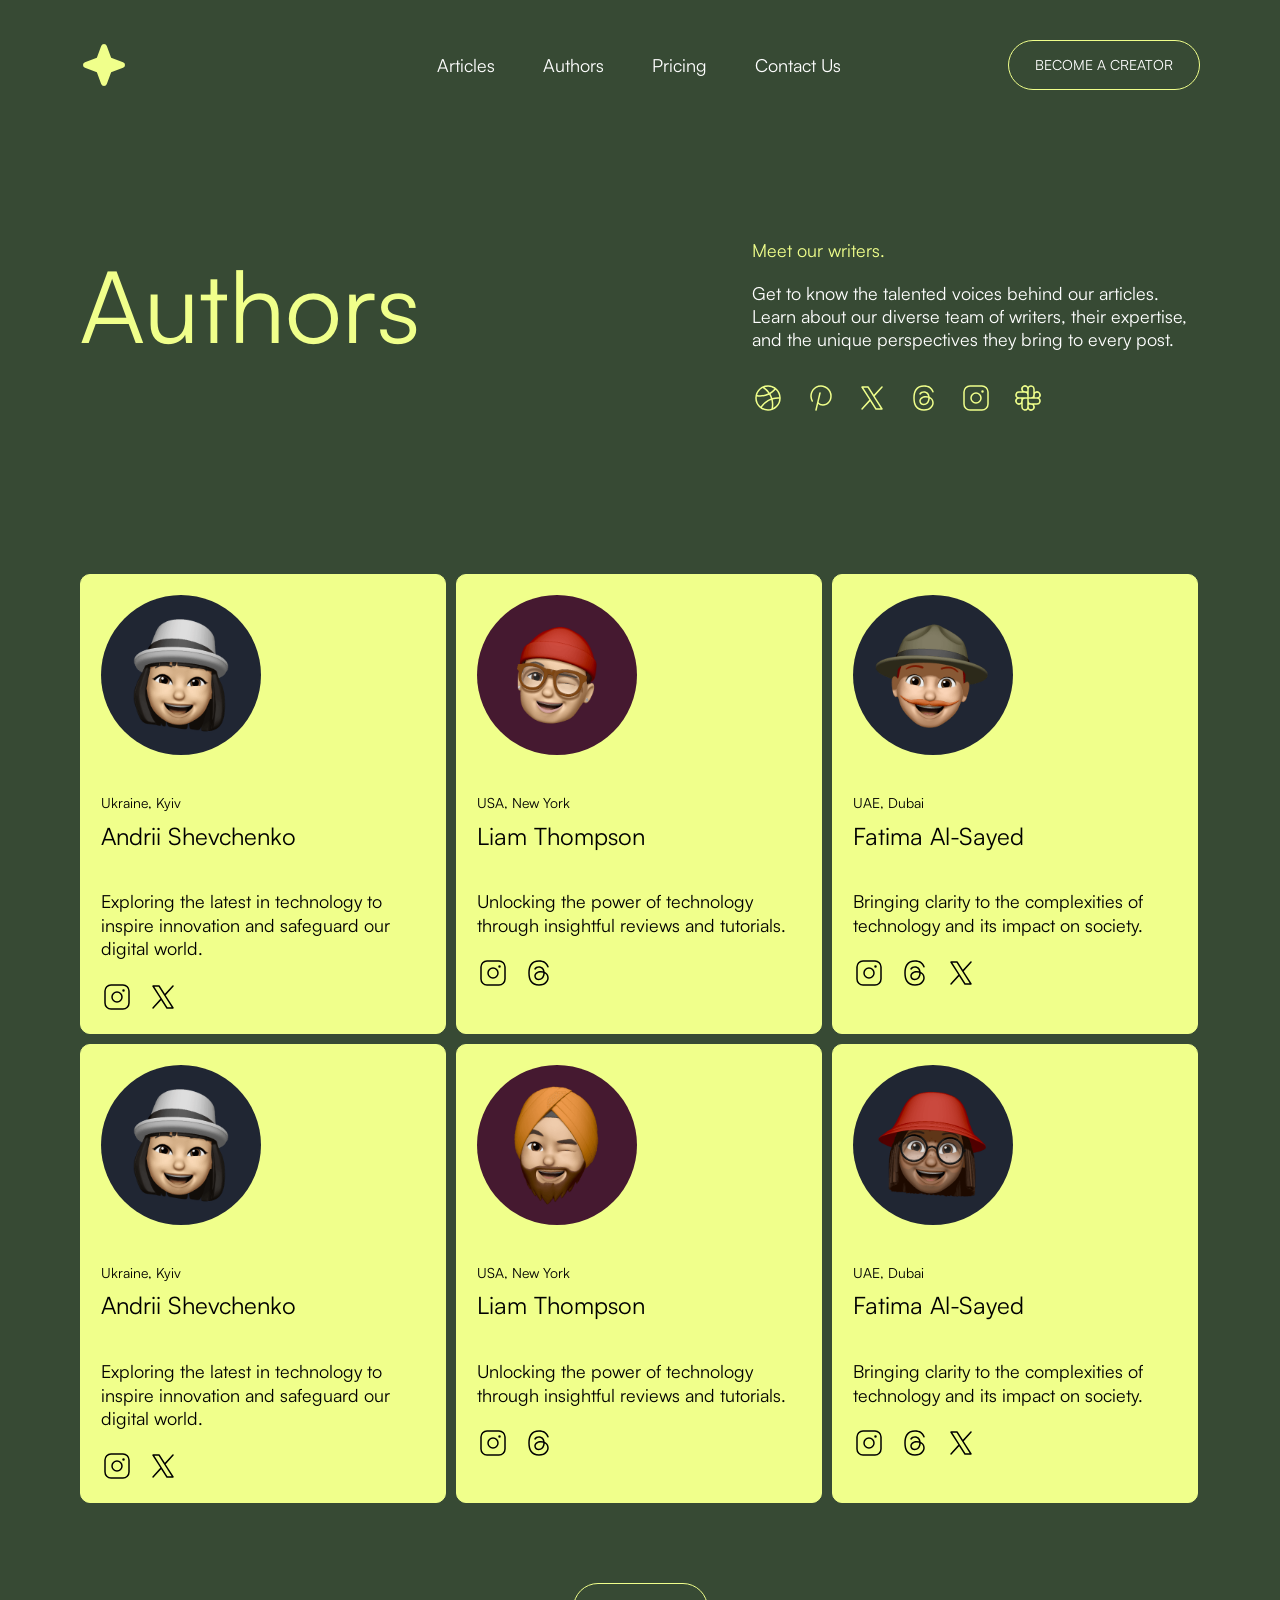
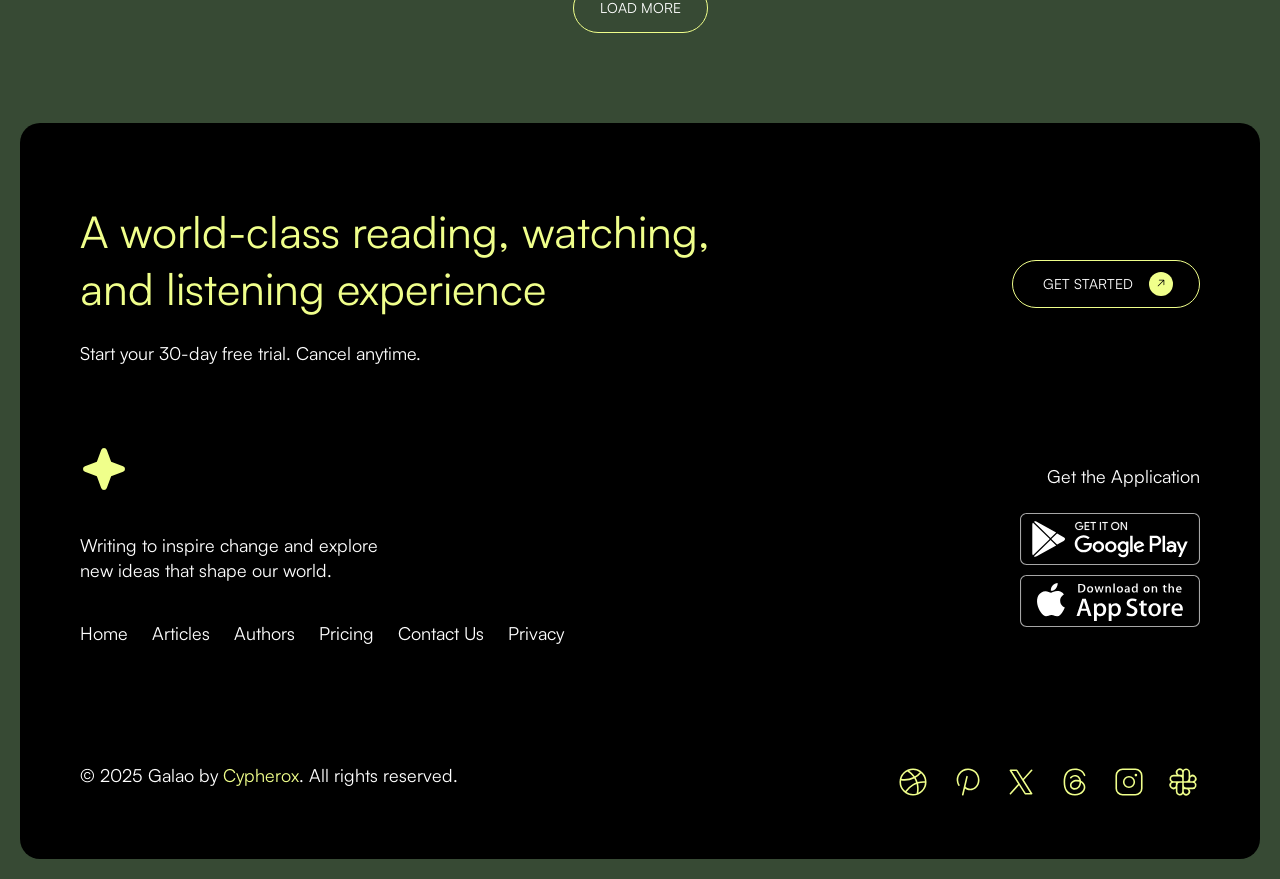
<file: authors.html>
<!DOCTYPE html>
<html>

<head>
    <meta charset="utf-8">
    <meta http-equiv="X-UA-Compatible" content="IE=edge">
    <meta name="viewport" content="width=device-width, initial-scale=1.0, viewport-fit=cover">
    <title>Author</title>

    <link rel="apple-touch-icon" sizes="180x180" href="assets/images/apple-touch-icon.png">
    <link rel="icon" type="image/png" sizes="32x32" href="assets/images/favicon-32x32.png">
    <link rel="icon" type="image/png" sizes="16x16" href="assets/images/favicon-16x16.png">

    <link rel="stylesheet" type="text/css" media="screen" href="assets/css/style.css">
</head>

<body style="background-color: #374a34;">

    <header class="header">
        <div class="header__inner">
            <div class="header__logo">
                <a href="index.html" class="header__logo--link" aria-label="hero">
                    <svg xmlns="http://www.w3.org/2000/svg" viewBox="0 0 256 256" focusable="false"
                        color="var(--token-7c1bfd0b-d766-423a-bb3e-f0b664a04b4c, rgb(240, 255, 139))"
                        style="user-select: none; width: 100%; height: 100%; display: inline-block; fill: var(--token-7c1bfd0b-d766-423a-bb3e-f0b664a04b4c, rgb(240, 255, 139)); color: var(--token-7c1bfd0b-d766-423a-bb3e-f0b664a04b4c, rgb(240, 255, 139)); flex-shrink: 0;">
                        <g color="var(--token-7c1bfd0b-d766-423a-bb3e-f0b664a04b4c, rgb(240, 255, 139))" weight="fill">
                            <path
                                d="M240,128a15.79,15.79,0,0,1-10.5,15l-63.44,23.07L143,229.5a16,16,0,0,1-30,0L89.94,166.06,26.5,143a16,16,0,0,1,0-30L89.94,89.94,113,26.5a16,16,0,0,1,30,0l23.07,63.44L229.5,113A15.79,15.79,0,0,1,240,128Z">
                            </path>
                        </g>
                    </svg>
                </a>
            </div>

            <div class="header__nav">
                <ul class="header__menu">
                    <li class="header__menu--item">
                        <a href="javascript:;" aria-label="articles">Articles</a>
                    </li>

                    <li class="header__menu--item">
                        <a href="javascript:;" aria-label="authors">Authors</a>
                    </li>

                    <li class="header__menu--item">
                        <a href="javascript:;" aria-label="pricing">Pricing</a>
                    </li>

                    <li class="header__menu--item">
                        <a href="javascript:;" aria-label="contact-us">Contact Us</a>
                    </li>
                </ul>
            </div>

            <div class="header__button">
                <a href="become-a-creator.html" class="btn btn__header">Become a Creator</a>
            </div>

            <div class="header--hemberger">
                <div class="header--hemberger__inner">
                    <div class="header--hemberger--button">
                        <a href="become-a-creator.html" class="btn btn__header">Join US</a>
                    </div>

                    <div class="header--hemberger--icon">
                        <span></span>
                        <span></span>
                    </div>
                </div>
            </div>
        </div>
    </header>

    <section class="articles--banner author--banner">
        <div class="container--fluid">
            <div class="articles--inner">
                <div class="articles--banner--title">
                    <h1>Authors</h1>
                </div>

                <div class="articles--banner-content">
                    <h2>Meet our writers.</h2>
                    <p>Get to know the talented voices behind our articles. Learn about our diverse team of writers, their expertise, and the unique perspectives they bring to every post.</p>

                    <ul>
                        <li>
                            <a href="javascript:;">
                                <svg xmlns="http://www.w3.org/2000/svg" viewBox="0 0 256 256" focusable="false"
                                    color="var(--token-7c1bfd0b-d766-423a-bb3e-f0b664a04b4c, rgb(240, 255, 139))"
                                    style="user-select: none; width: 100%; height: 100%; display: inline-block; fill: var(--token-7c1bfd0b-d766-423a-bb3e-f0b664a04b4c, rgb(240, 255, 139)); color: var(--token-7c1bfd0b-d766-423a-bb3e-f0b664a04b4c, rgb(240, 255, 139)); flex-shrink: 0;">
                                    <g color="var(--token-7c1bfd0b-d766-423a-bb3e-f0b664a04b4c, rgb(240, 255, 139))"
                                        weight="light">
                                        <path
                                            d="M128,26A102,102,0,1,0,230,128,102.12,102.12,0,0,0,128,26Zm89.81,96.3c-3.26-.19-6.54-.3-9.8-.3a166.44,166.44,0,0,0-45.25,6.29A164.28,164.28,0,0,0,148.33,96c-.14-.25-.3-.49-.44-.74a166.34,166.34,0,0,0,40.79-33.71A89.79,89.79,0,0,1,217.81,122.3ZM179.29,54.09a154.52,154.52,0,0,1-37.9,31.11A167,167,0,0,0,98.88,42.84a89.87,89.87,0,0,1,80.41,11.25ZM85.71,48.58a155,155,0,0,1,45,42.27A153.71,153.71,0,0,1,64,106a156.8,156.8,0,0,1-22.84-1.69A90.37,90.37,0,0,1,85.71,48.58ZM38,128a90.17,90.17,0,0,1,.79-11.92A167.23,167.23,0,0,0,64,118a165.69,165.69,0,0,0,73.29-17c.22.37.46.73.67,1.1A152.2,152.2,0,0,1,151.34,132a164.57,164.57,0,0,0-26.09,12.11A167,167,0,0,0,69.57,196.4,89.84,89.84,0,0,1,38,128Zm41.19,75.58a155.24,155.24,0,0,1,52.05-49.12,152.9,152.9,0,0,1,23.38-10.93,154.31,154.31,0,0,1,4.3,36.16,154.78,154.78,0,0,1-3.81,34.13,89.88,89.88,0,0,1-75.92-10.24Zm89.24,4.81a166.76,166.76,0,0,0,2.49-28.7,166.67,166.67,0,0,0-4.86-39.87A154.6,154.6,0,0,1,208,134c3.25,0,6.52.11,9.77.32A90.16,90.16,0,0,1,168.43,208.39Z">
                                        </path>
                                    </g>
                                </svg>
                            </a>
                        </li>

                        <li>
                            <a href="javascript:;">
                                <svg xmlns="http://www.w3.org/2000/svg" viewBox="0 0 256 256" focusable="false"
                                    color="var(--token-7c1bfd0b-d766-423a-bb3e-f0b664a04b4c, rgb(240, 255, 139))"
                                    style="user-select: none; width: 100%; height: 100%; display: inline-block; fill: var(--token-7c1bfd0b-d766-423a-bb3e-f0b664a04b4c, rgb(240, 255, 139)); color: var(--token-7c1bfd0b-d766-423a-bb3e-f0b664a04b4c, rgb(240, 255, 139)); flex-shrink: 0;">
                                    <g color="var(--token-7c1bfd0b-d766-423a-bb3e-f0b664a04b4c, rgb(240, 255, 139))"
                                        weight="light">
                                        <path
                                            d="M222,112c0,22.05-7.7,42.19-21.68,56.73C187.32,182.25,169.71,190,152,190c-19.42,0-31.55-7.07-38.63-13.64l-11.53,49A6,6,0,0,1,96,230a5.89,5.89,0,0,1-1.37-.16,6,6,0,0,1-4.47-7.21l32-136a6,6,0,1,1,11.68,2.74L116.75,162c2.8,4.33,12.46,16,35.25,16,28.51,0,58-24.69,58-66A74,74,0,1,0,71.9,149a6,6,0,1,1-10.39,6A86,86,0,1,1,222,112Z">
                                        </path>
                                    </g>
                                </svg>
                            </a>
                        </li>

                        <li>
                            <a href="javascript:;">
                                <svg xmlns="http://www.w3.org/2000/svg" viewBox="0 0 256 256" focusable="false"
                                    color="var(--token-7c1bfd0b-d766-423a-bb3e-f0b664a04b4c, rgb(240, 255, 139))"
                                    style="user-select: none; width: 100%; height: 100%; display: inline-block; fill: var(--token-7c1bfd0b-d766-423a-bb3e-f0b664a04b4c, rgb(240, 255, 139)); color: var(--token-7c1bfd0b-d766-423a-bb3e-f0b664a04b4c, rgb(240, 255, 139)); flex-shrink: 0;">
                                    <g color="var(--token-7c1bfd0b-d766-423a-bb3e-f0b664a04b4c, rgb(240, 255, 139))"
                                        weight="light">
                                        <path
                                            d="M213.06,212.78l-63.42-99.66L212.44,44A6,6,0,1,0,203.56,36L143,102.62l-41.9-65.84A6,6,0,0,0,96,34H48a6,6,0,0,0-5.06,9.22l63.42,99.66L43.56,212A6,6,0,0,0,52.44,220L113,153.38l41.9,65.84A6,6,0,0,0,160,222h48a6,6,0,0,0,5.06-9.22ZM163.29,210,58.93,46H92.71L197.07,210Z">
                                        </path>
                                    </g>
                                </svg>
                            </a>
                        </li>

                        <li>
                            <a href="javascript:;">
                                <svg xmlns="http://www.w3.org/2000/svg" viewBox="0 0 256 256" focusable="false"
                                    color="var(--token-7c1bfd0b-d766-423a-bb3e-f0b664a04b4c, rgb(240, 255, 139))"
                                    style="user-select: none; width: 100%; height: 100%; display: inline-block; fill: var(--token-7c1bfd0b-d766-423a-bb3e-f0b664a04b4c, rgb(240, 255, 139)); color: var(--token-7c1bfd0b-d766-423a-bb3e-f0b664a04b4c, rgb(240, 255, 139)); flex-shrink: 0;">
                                    <g color="var(--token-7c1bfd0b-d766-423a-bb3e-f0b664a04b4c, rgb(240, 255, 139))"
                                        weight="light">
                                        <path
                                            d="M185.22,125.25a62,62,0,0,0-11.78-7c-3.53-29.6-23-38.82-31.83-41.5-19-5.74-40.73,1.09-50.6,15.9a6,6,0,1,0,10,6.66c6.94-10.41,23.25-15.28,37.14-11.07,7.22,2.18,18.39,8.34,22.39,25.61a78.74,78.74,0,0,0-18.11-2.08c-13.53,0-26.16,3.46-35.55,9.77C96,128.85,90,139.66,90,152c0,22,18,33.52,35.71,33.52a46,46,0,0,0,32.91-14.19c6.58-6.85,14.35-19.11,15.29-39.26a44.59,44.59,0,0,1,4.07,2.75c10.48,7.92,16,19.4,16,33.18,0,20.16-21,50-66,50-27.07,0-46.92-9.19-59-27.33C59,175.75,54,154.66,54,128s5-47.75,15-62.67C81.08,47.19,100.93,38,128,38c33.85,0,55.57,13.67,66.4,41.8a6,6,0,1,0,11.2-4.31C193,42.65,166.85,26,128,26,96.67,26,73.46,37,59,58.67,47.72,75.6,42,98.93,42,128s5.72,52.4,17,69.33C73.46,219,96.67,230,128,230c29.43,0,47.81-11.19,58.05-20.58C198.54,198,206,182.49,206,168,206,150.31,198.81,135.52,185.22,125.25ZM150,163a33.94,33.94,0,0,1-24.26,10.51C109.33,173.52,102,162.71,102,152c0-13.59,12.64-28.21,40.41-28.21a65.33,65.33,0,0,1,19.58,3c0,.41,0,.82,0,1.24C162,142.72,157.84,154.82,150,163Z">
                                        </path>
                                    </g>
                                </svg>
                            </a>
                        </li>

                        <li>
                            <a href="javascript:;">
                                <svg xmlns="http://www.w3.org/2000/svg" viewBox="0 0 256 256" focusable="false"
                                    color="var(--token-7c1bfd0b-d766-423a-bb3e-f0b664a04b4c, rgb(240, 255, 139))"
                                    style="user-select: none; width: 100%; height: 100%; display: inline-block; fill: var(--token-7c1bfd0b-d766-423a-bb3e-f0b664a04b4c, rgb(240, 255, 139)); color: var(--token-7c1bfd0b-d766-423a-bb3e-f0b664a04b4c, rgb(240, 255, 139)); flex-shrink: 0;">
                                    <g color="var(--token-7c1bfd0b-d766-423a-bb3e-f0b664a04b4c, rgb(240, 255, 139))"
                                        weight="light">
                                        <path
                                            d="M128,82a46,46,0,1,0,46,46A46.06,46.06,0,0,0,128,82Zm0,80a34,34,0,1,1,34-34A34,34,0,0,1,128,162ZM176,26H80A54.06,54.06,0,0,0,26,80v96a54.06,54.06,0,0,0,54,54h96a54.06,54.06,0,0,0,54-54V80A54.06,54.06,0,0,0,176,26Zm42,150a42,42,0,0,1-42,42H80a42,42,0,0,1-42-42V80A42,42,0,0,1,80,38h96a42,42,0,0,1,42,42ZM190,76a10,10,0,1,1-10-10A10,10,0,0,1,190,76Z">
                                        </path>
                                    </g>
                                </svg>
                            </a>
                        </li>

                        <li>
                            <a href="javascript:;">
                                <svg xmlns="http://www.w3.org/2000/svg" viewBox="0 0 256 256" focusable="false"
                                    color="var(--token-7c1bfd0b-d766-423a-bb3e-f0b664a04b4c, rgb(240, 255, 139))"
                                    style="user-select: none; width: 100%; height: 100%; display: inline-block; fill: var(--token-7c1bfd0b-d766-423a-bb3e-f0b664a04b4c, rgb(240, 255, 139)); color: var(--token-7c1bfd0b-d766-423a-bb3e-f0b664a04b4c, rgb(240, 255, 139)); flex-shrink: 0;">
                                    <g color="var(--token-7c1bfd0b-d766-423a-bb3e-f0b664a04b4c, rgb(240, 255, 139))"
                                        weight="light">
                                        <path
                                            d="M218,128a30,30,0,1,0-36-48V56a30,30,0,0,0-54-18A30,30,0,1,0,80,74H56a30,30,0,0,0-18,54,30,30,0,1,0,36,48v24a30,30,0,0,0,54,18,30,30,0,1,0,48-36h24a30,30,0,0,0,18-54ZM200,86a18,18,0,0,1,0,36H182V104A18,18,0,0,1,200,86ZM152,38a18,18,0,0,1,18,18v48a18,18,0,0,1-18,18H134V56A18,18,0,0,1,152,38ZM86,56a18,18,0,0,1,36,0V74H104A18,18,0,0,1,86,56ZM38,104A18,18,0,0,1,56,86h48a18,18,0,0,1,18,18v18H56A18,18,0,0,1,38,104Zm18,66a18,18,0,0,1,0-36H74v18A18,18,0,0,1,56,170Zm48,48a18,18,0,0,1-18-18V152a18,18,0,0,1,18-18h18v66A18,18,0,0,1,104,218Zm66-18a18,18,0,0,1-36,0V182h18A18,18,0,0,1,170,200Zm30-30H152a18,18,0,0,1-18-18V134h66a18,18,0,0,1,0,36Z">
                                        </path>
                                    </g>
                                </svg>
                            </a>
                        </li>
                    </ul>
                </div>

            </div>
        </div>
    </section>

    <section class="author--list--sec">
        <div class="container--fluid">
            <div class="author--list--inner">
                <div class="author--list--item">
                    <div class="author--list--item__inner">
                        <a href="authors-details.html" style="background-color: #202633;"></a>
                        <div class="author--list--image">
                            <img src="assets/images/avtar-1.png" alt="avtar-1">
                        </div>

                        <div class="author--list--info">
                            <h3>Ukraine, Kyiv</h3>
                            <h2>Andrii Shevchenko</h2>
                        </div>

                        <div class="author--list--description">
                            <p>Exploring the latest in technology to inspire innovation and safeguard our digital world.</p>

                            <ul>
                                <li>
                                    <a href="javascript:;">
                                        <svg xmlns="http://www.w3.org/2000/svg" viewBox="0 0 256 256" focusable="false"
                                            color="var(--token-7c1bfd0b-d766-423a-bb3e-f0b664a04b4c, rgb(240, 255, 139))"
                                            style="user-select: none; width: 100%; height: 100%; display: inline-block; fill: var(--token-7c1bfd0b-d766-423a-bb3e-f0b664a04b4c, rgb(240, 255, 139)); color: var(--token-7c1bfd0b-d766-423a-bb3e-f0b664a04b4c, rgb(240, 255, 139)); flex-shrink: 0;">
                                            <g color="var(--token-7c1bfd0b-d766-423a-bb3e-f0b664a04b4c, rgb(240, 255, 139))"
                                                weight="light">
                                                <path
                                                    d="M128,82a46,46,0,1,0,46,46A46.06,46.06,0,0,0,128,82Zm0,80a34,34,0,1,1,34-34A34,34,0,0,1,128,162ZM176,26H80A54.06,54.06,0,0,0,26,80v96a54.06,54.06,0,0,0,54,54h96a54.06,54.06,0,0,0,54-54V80A54.06,54.06,0,0,0,176,26Zm42,150a42,42,0,0,1-42,42H80a42,42,0,0,1-42-42V80A42,42,0,0,1,80,38h96a42,42,0,0,1,42,42ZM190,76a10,10,0,1,1-10-10A10,10,0,0,1,190,76Z">
                                                </path>
                                            </g>
                                        </svg>
                                    </a>
                                </li>

                                <li>
                                    <a href="javascript:;">
                                        <svg xmlns="http://www.w3.org/2000/svg" viewBox="0 0 256 256" focusable="false"
                                            color="var(--token-7c1bfd0b-d766-423a-bb3e-f0b664a04b4c, rgb(240, 255, 139))"
                                            style="user-select: none; width: 100%; height: 100%; display: inline-block; fill: var(--token-7c1bfd0b-d766-423a-bb3e-f0b664a04b4c, rgb(240, 255, 139)); color: var(--token-7c1bfd0b-d766-423a-bb3e-f0b664a04b4c, rgb(240, 255, 139)); flex-shrink: 0;">
                                            <g color="var(--token-7c1bfd0b-d766-423a-bb3e-f0b664a04b4c, rgb(240, 255, 139))"
                                                weight="light">
                                                <path
                                                    d="M213.06,212.78l-63.42-99.66L212.44,44A6,6,0,1,0,203.56,36L143,102.62l-41.9-65.84A6,6,0,0,0,96,34H48a6,6,0,0,0-5.06,9.22l63.42,99.66L43.56,212A6,6,0,0,0,52.44,220L113,153.38l41.9,65.84A6,6,0,0,0,160,222h48a6,6,0,0,0,5.06-9.22ZM163.29,210,58.93,46H92.71L197.07,210Z">
                                                </path>
                                            </g>
                                        </svg>
                                    </a>
                                </li>
                            </ul>
                        </div>
                        
                    </div>
                </div>

                <div class="author--list--item">
                    <div class="author--list--item__inner">
                        <a href="authors-details.html" style="background-color: #451930;"></a>
                        <div class="author--list--image">
                            <img src="assets/images/avtar-2.png" alt="avtar-2">
                        </div>

                        <div class="author--list--info">
                            <h3>USA, New York</h3>
                            <h2>Liam Thompson</h2>
                        </div>

                        <div class="author--list--description">
                            <p>Unlocking the power of technology through insightful reviews and tutorials.</p>

                            <ul>
                                <li>
                                    <a href="javascript:;">
                                        <svg xmlns="http://www.w3.org/2000/svg" viewBox="0 0 256 256" focusable="false"
                                            color="var(--token-7c1bfd0b-d766-423a-bb3e-f0b664a04b4c, rgb(240, 255, 139))"
                                            style="user-select: none; width: 100%; height: 100%; display: inline-block; fill: var(--token-7c1bfd0b-d766-423a-bb3e-f0b664a04b4c, rgb(240, 255, 139)); color: var(--token-7c1bfd0b-d766-423a-bb3e-f0b664a04b4c, rgb(240, 255, 139)); flex-shrink: 0;">
                                            <g color="var(--token-7c1bfd0b-d766-423a-bb3e-f0b664a04b4c, rgb(240, 255, 139))"
                                                weight="light">
                                                <path
                                                    d="M128,82a46,46,0,1,0,46,46A46.06,46.06,0,0,0,128,82Zm0,80a34,34,0,1,1,34-34A34,34,0,0,1,128,162ZM176,26H80A54.06,54.06,0,0,0,26,80v96a54.06,54.06,0,0,0,54,54h96a54.06,54.06,0,0,0,54-54V80A54.06,54.06,0,0,0,176,26Zm42,150a42,42,0,0,1-42,42H80a42,42,0,0,1-42-42V80A42,42,0,0,1,80,38h96a42,42,0,0,1,42,42ZM190,76a10,10,0,1,1-10-10A10,10,0,0,1,190,76Z">
                                                </path>
                                            </g>
                                        </svg>
                                    </a>
                                </li>

                                <li>
                                    <a href="javascript:;">
                                        <svg xmlns="http://www.w3.org/2000/svg" viewBox="0 0 256 256" focusable="false" color="var(--token-7c1bfd0b-d766-423a-bb3e-f0b664a04b4c, rgb(240, 255, 139))" style="user-select: none; width: 100%; height: 100%; display: inline-block; fill: var(--token-7c1bfd0b-d766-423a-bb3e-f0b664a04b4c, rgb(240, 255, 139)); color: var(--token-7c1bfd0b-d766-423a-bb3e-f0b664a04b4c, rgb(240, 255, 139)); flex-shrink: 0;"><g color="var(--token-7c1bfd0b-d766-423a-bb3e-f0b664a04b4c, rgb(240, 255, 139))" weight="light"><path d="M185.22,125.25a62,62,0,0,0-11.78-7c-3.53-29.6-23-38.82-31.83-41.5-19-5.74-40.73,1.09-50.6,15.9a6,6,0,1,0,10,6.66c6.94-10.41,23.25-15.28,37.14-11.07,7.22,2.18,18.39,8.34,22.39,25.61a78.74,78.74,0,0,0-18.11-2.08c-13.53,0-26.16,3.46-35.55,9.77C96,128.85,90,139.66,90,152c0,22,18,33.52,35.71,33.52a46,46,0,0,0,32.91-14.19c6.58-6.85,14.35-19.11,15.29-39.26a44.59,44.59,0,0,1,4.07,2.75c10.48,7.92,16,19.4,16,33.18,0,20.16-21,50-66,50-27.07,0-46.92-9.19-59-27.33C59,175.75,54,154.66,54,128s5-47.75,15-62.67C81.08,47.19,100.93,38,128,38c33.85,0,55.57,13.67,66.4,41.8a6,6,0,1,0,11.2-4.31C193,42.65,166.85,26,128,26,96.67,26,73.46,37,59,58.67,47.72,75.6,42,98.93,42,128s5.72,52.4,17,69.33C73.46,219,96.67,230,128,230c29.43,0,47.81-11.19,58.05-20.58C198.54,198,206,182.49,206,168,206,150.31,198.81,135.52,185.22,125.25ZM150,163a33.94,33.94,0,0,1-24.26,10.51C109.33,173.52,102,162.71,102,152c0-13.59,12.64-28.21,40.41-28.21a65.33,65.33,0,0,1,19.58,3c0,.41,0,.82,0,1.24C162,142.72,157.84,154.82,150,163Z"></path></g></svg>
                                    </a>
                                </li>
                            </ul>
                        </div>
                    </div>
                </div>

                <div class="author--list--item">
                    <div class="author--list--item__inner">
                        <a href="authors-details.html" style="background-color: #202633;"></a>
                        <div class="author--list--image">
                            <img src="assets/images/avtar-3.png" alt="avtar-3">
                        </div>

                        <div class="author--list--info">
                            <h3>UAE, Dubai</h3>
                            <h2>Fatima Al-Sayed</h2>
                        </div>

                        <div class="author--list--description">
                            <p>Bringing clarity to the complexities of technology and its impact on society.</p>

                            <ul>
                                <li>
                                    <a href="javascript:;">
                                        <svg xmlns="http://www.w3.org/2000/svg" viewBox="0 0 256 256" focusable="false"
                                            color="var(--token-7c1bfd0b-d766-423a-bb3e-f0b664a04b4c, rgb(240, 255, 139))"
                                            style="user-select: none; width: 100%; height: 100%; display: inline-block; fill: var(--token-7c1bfd0b-d766-423a-bb3e-f0b664a04b4c, rgb(240, 255, 139)); color: var(--token-7c1bfd0b-d766-423a-bb3e-f0b664a04b4c, rgb(240, 255, 139)); flex-shrink: 0;">
                                            <g color="var(--token-7c1bfd0b-d766-423a-bb3e-f0b664a04b4c, rgb(240, 255, 139))"
                                                weight="light">
                                                <path
                                                    d="M128,82a46,46,0,1,0,46,46A46.06,46.06,0,0,0,128,82Zm0,80a34,34,0,1,1,34-34A34,34,0,0,1,128,162ZM176,26H80A54.06,54.06,0,0,0,26,80v96a54.06,54.06,0,0,0,54,54h96a54.06,54.06,0,0,0,54-54V80A54.06,54.06,0,0,0,176,26Zm42,150a42,42,0,0,1-42,42H80a42,42,0,0,1-42-42V80A42,42,0,0,1,80,38h96a42,42,0,0,1,42,42ZM190,76a10,10,0,1,1-10-10A10,10,0,0,1,190,76Z">
                                                </path>
                                            </g>
                                        </svg>
                                    </a>
                                </li>

                                <li>
                                    <a href="javascript:;">
                                        <svg xmlns="http://www.w3.org/2000/svg" viewBox="0 0 256 256" focusable="false" color="var(--token-7c1bfd0b-d766-423a-bb3e-f0b664a04b4c, rgb(240, 255, 139))" style="user-select: none; width: 100%; height: 100%; display: inline-block; fill: var(--token-7c1bfd0b-d766-423a-bb3e-f0b664a04b4c, rgb(240, 255, 139)); color: var(--token-7c1bfd0b-d766-423a-bb3e-f0b664a04b4c, rgb(240, 255, 139)); flex-shrink: 0;"><g color="var(--token-7c1bfd0b-d766-423a-bb3e-f0b664a04b4c, rgb(240, 255, 139))" weight="light"><path d="M185.22,125.25a62,62,0,0,0-11.78-7c-3.53-29.6-23-38.82-31.83-41.5-19-5.74-40.73,1.09-50.6,15.9a6,6,0,1,0,10,6.66c6.94-10.41,23.25-15.28,37.14-11.07,7.22,2.18,18.39,8.34,22.39,25.61a78.74,78.74,0,0,0-18.11-2.08c-13.53,0-26.16,3.46-35.55,9.77C96,128.85,90,139.66,90,152c0,22,18,33.52,35.71,33.52a46,46,0,0,0,32.91-14.19c6.58-6.85,14.35-19.11,15.29-39.26a44.59,44.59,0,0,1,4.07,2.75c10.48,7.92,16,19.4,16,33.18,0,20.16-21,50-66,50-27.07,0-46.92-9.19-59-27.33C59,175.75,54,154.66,54,128s5-47.75,15-62.67C81.08,47.19,100.93,38,128,38c33.85,0,55.57,13.67,66.4,41.8a6,6,0,1,0,11.2-4.31C193,42.65,166.85,26,128,26,96.67,26,73.46,37,59,58.67,47.72,75.6,42,98.93,42,128s5.72,52.4,17,69.33C73.46,219,96.67,230,128,230c29.43,0,47.81-11.19,58.05-20.58C198.54,198,206,182.49,206,168,206,150.31,198.81,135.52,185.22,125.25ZM150,163a33.94,33.94,0,0,1-24.26,10.51C109.33,173.52,102,162.71,102,152c0-13.59,12.64-28.21,40.41-28.21a65.33,65.33,0,0,1,19.58,3c0,.41,0,.82,0,1.24C162,142.72,157.84,154.82,150,163Z"></path></g></svg>
                                    </a>
                                </li>

                                <li>
                                    <a href="javascript:;">
                                        <svg xmlns="http://www.w3.org/2000/svg" viewBox="0 0 256 256" focusable="false"
                                            color="var(--token-7c1bfd0b-d766-423a-bb3e-f0b664a04b4c, rgb(240, 255, 139))"
                                            style="user-select: none; width: 100%; height: 100%; display: inline-block; fill: var(--token-7c1bfd0b-d766-423a-bb3e-f0b664a04b4c, rgb(240, 255, 139)); color: var(--token-7c1bfd0b-d766-423a-bb3e-f0b664a04b4c, rgb(240, 255, 139)); flex-shrink: 0;">
                                            <g color="var(--token-7c1bfd0b-d766-423a-bb3e-f0b664a04b4c, rgb(240, 255, 139))"
                                                weight="light">
                                                <path
                                                    d="M213.06,212.78l-63.42-99.66L212.44,44A6,6,0,1,0,203.56,36L143,102.62l-41.9-65.84A6,6,0,0,0,96,34H48a6,6,0,0,0-5.06,9.22l63.42,99.66L43.56,212A6,6,0,0,0,52.44,220L113,153.38l41.9,65.84A6,6,0,0,0,160,222h48a6,6,0,0,0,5.06-9.22ZM163.29,210,58.93,46H92.71L197.07,210Z">
                                                </path>
                                            </g>
                                        </svg>
                                    </a>
                                </li>
                            </ul>
                        </div>
                    </div>
                </div>

                <div class="author--list--item">
                    <div class="author--list--item__inner">
                        <a href="authors-details.html" style="background-color: #202633;"></a>
                        <div class="author--list--image">
                            <img src="assets/images/avtar-4.png" alt="avtar-4">
                        </div>

                        <div class="author--list--info">
                            <h3>Ukraine, Kyiv</h3>
                            <h2>Andrii Shevchenko</h2>
                        </div>

                        <div class="author--list--description">
                            <p>Exploring the latest in technology to inspire innovation and safeguard our digital world.</p>

                            <ul>
                                <li>
                                    <a href="javascript:;">
                                        <svg xmlns="http://www.w3.org/2000/svg" viewBox="0 0 256 256" focusable="false"
                                            color="var(--token-7c1bfd0b-d766-423a-bb3e-f0b664a04b4c, rgb(240, 255, 139))"
                                            style="user-select: none; width: 100%; height: 100%; display: inline-block; fill: var(--token-7c1bfd0b-d766-423a-bb3e-f0b664a04b4c, rgb(240, 255, 139)); color: var(--token-7c1bfd0b-d766-423a-bb3e-f0b664a04b4c, rgb(240, 255, 139)); flex-shrink: 0;">
                                            <g color="var(--token-7c1bfd0b-d766-423a-bb3e-f0b664a04b4c, rgb(240, 255, 139))"
                                                weight="light">
                                                <path
                                                    d="M128,82a46,46,0,1,0,46,46A46.06,46.06,0,0,0,128,82Zm0,80a34,34,0,1,1,34-34A34,34,0,0,1,128,162ZM176,26H80A54.06,54.06,0,0,0,26,80v96a54.06,54.06,0,0,0,54,54h96a54.06,54.06,0,0,0,54-54V80A54.06,54.06,0,0,0,176,26Zm42,150a42,42,0,0,1-42,42H80a42,42,0,0,1-42-42V80A42,42,0,0,1,80,38h96a42,42,0,0,1,42,42ZM190,76a10,10,0,1,1-10-10A10,10,0,0,1,190,76Z">
                                                </path>
                                            </g>
                                        </svg>
                                    </a>
                                </li>

                                <li>
                                    <a href="javascript:;">
                                        <svg xmlns="http://www.w3.org/2000/svg" viewBox="0 0 256 256" focusable="false"
                                            color="var(--token-7c1bfd0b-d766-423a-bb3e-f0b664a04b4c, rgb(240, 255, 139))"
                                            style="user-select: none; width: 100%; height: 100%; display: inline-block; fill: var(--token-7c1bfd0b-d766-423a-bb3e-f0b664a04b4c, rgb(240, 255, 139)); color: var(--token-7c1bfd0b-d766-423a-bb3e-f0b664a04b4c, rgb(240, 255, 139)); flex-shrink: 0;">
                                            <g color="var(--token-7c1bfd0b-d766-423a-bb3e-f0b664a04b4c, rgb(240, 255, 139))"
                                                weight="light">
                                                <path
                                                    d="M213.06,212.78l-63.42-99.66L212.44,44A6,6,0,1,0,203.56,36L143,102.62l-41.9-65.84A6,6,0,0,0,96,34H48a6,6,0,0,0-5.06,9.22l63.42,99.66L43.56,212A6,6,0,0,0,52.44,220L113,153.38l41.9,65.84A6,6,0,0,0,160,222h48a6,6,0,0,0,5.06-9.22ZM163.29,210,58.93,46H92.71L197.07,210Z">
                                                </path>
                                            </g>
                                        </svg>
                                    </a>
                                </li>
                            </ul>
                        </div>
                        
                    </div>
                </div>

                <div class="author--list--item">
                    <div class="author--list--item__inner">
                        <a href="authors-details.html" style="background-color: #451930;"></a>
                        <div class="author--list--image">
                            <img src="assets/images/avtar-5.png" alt="avtar-5">
                        </div>

                        <div class="author--list--info">
                            <h3>USA, New York</h3>
                            <h2>Liam Thompson</h2>
                        </div>

                        <div class="author--list--description">
                            <p>Unlocking the power of technology through insightful reviews and tutorials.</p>

                            <ul>
                                <li>
                                    <a href="javascript:;">
                                        <svg xmlns="http://www.w3.org/2000/svg" viewBox="0 0 256 256" focusable="false"
                                            color="var(--token-7c1bfd0b-d766-423a-bb3e-f0b664a04b4c, rgb(240, 255, 139))"
                                            style="user-select: none; width: 100%; height: 100%; display: inline-block; fill: var(--token-7c1bfd0b-d766-423a-bb3e-f0b664a04b4c, rgb(240, 255, 139)); color: var(--token-7c1bfd0b-d766-423a-bb3e-f0b664a04b4c, rgb(240, 255, 139)); flex-shrink: 0;">
                                            <g color="var(--token-7c1bfd0b-d766-423a-bb3e-f0b664a04b4c, rgb(240, 255, 139))"
                                                weight="light">
                                                <path
                                                    d="M128,82a46,46,0,1,0,46,46A46.06,46.06,0,0,0,128,82Zm0,80a34,34,0,1,1,34-34A34,34,0,0,1,128,162ZM176,26H80A54.06,54.06,0,0,0,26,80v96a54.06,54.06,0,0,0,54,54h96a54.06,54.06,0,0,0,54-54V80A54.06,54.06,0,0,0,176,26Zm42,150a42,42,0,0,1-42,42H80a42,42,0,0,1-42-42V80A42,42,0,0,1,80,38h96a42,42,0,0,1,42,42ZM190,76a10,10,0,1,1-10-10A10,10,0,0,1,190,76Z">
                                                </path>
                                            </g>
                                        </svg>
                                    </a>
                                </li>

                                <li>
                                    <a href="javascript:;">
                                        <svg xmlns="http://www.w3.org/2000/svg" viewBox="0 0 256 256" focusable="false" color="var(--token-7c1bfd0b-d766-423a-bb3e-f0b664a04b4c, rgb(240, 255, 139))" style="user-select: none; width: 100%; height: 100%; display: inline-block; fill: var(--token-7c1bfd0b-d766-423a-bb3e-f0b664a04b4c, rgb(240, 255, 139)); color: var(--token-7c1bfd0b-d766-423a-bb3e-f0b664a04b4c, rgb(240, 255, 139)); flex-shrink: 0;"><g color="var(--token-7c1bfd0b-d766-423a-bb3e-f0b664a04b4c, rgb(240, 255, 139))" weight="light"><path d="M185.22,125.25a62,62,0,0,0-11.78-7c-3.53-29.6-23-38.82-31.83-41.5-19-5.74-40.73,1.09-50.6,15.9a6,6,0,1,0,10,6.66c6.94-10.41,23.25-15.28,37.14-11.07,7.22,2.18,18.39,8.34,22.39,25.61a78.74,78.74,0,0,0-18.11-2.08c-13.53,0-26.16,3.46-35.55,9.77C96,128.85,90,139.66,90,152c0,22,18,33.52,35.71,33.52a46,46,0,0,0,32.91-14.19c6.58-6.85,14.35-19.11,15.29-39.26a44.59,44.59,0,0,1,4.07,2.75c10.48,7.92,16,19.4,16,33.18,0,20.16-21,50-66,50-27.07,0-46.92-9.19-59-27.33C59,175.75,54,154.66,54,128s5-47.75,15-62.67C81.08,47.19,100.93,38,128,38c33.85,0,55.57,13.67,66.4,41.8a6,6,0,1,0,11.2-4.31C193,42.65,166.85,26,128,26,96.67,26,73.46,37,59,58.67,47.72,75.6,42,98.93,42,128s5.72,52.4,17,69.33C73.46,219,96.67,230,128,230c29.43,0,47.81-11.19,58.05-20.58C198.54,198,206,182.49,206,168,206,150.31,198.81,135.52,185.22,125.25ZM150,163a33.94,33.94,0,0,1-24.26,10.51C109.33,173.52,102,162.71,102,152c0-13.59,12.64-28.21,40.41-28.21a65.33,65.33,0,0,1,19.58,3c0,.41,0,.82,0,1.24C162,142.72,157.84,154.82,150,163Z"></path></g></svg>
                                    </a>
                                </li>
                            </ul>
                        </div>
                    </div>
                </div>

                <div class="author--list--item">
                    <div class="author--list--item__inner">
                        <a href="authors-details.html" style="background-color: #202633;"></a>
                        <div class="author--list--image">
                            <img src="assets/images/author-1.png" alt="author-1">
                        </div>

                        <div class="author--list--info">
                            <h3>UAE, Dubai</h3>
                            <h2>Fatima Al-Sayed</h2>
                        </div>

                        <div class="author--list--description">
                            <p>Bringing clarity to the complexities of technology and its impact on society.</p>

                            <ul>
                                <li>
                                    <a href="javascript:;">
                                        <svg xmlns="http://www.w3.org/2000/svg" viewBox="0 0 256 256" focusable="false"
                                            color="var(--token-7c1bfd0b-d766-423a-bb3e-f0b664a04b4c, rgb(240, 255, 139))"
                                            style="user-select: none; width: 100%; height: 100%; display: inline-block; fill: var(--token-7c1bfd0b-d766-423a-bb3e-f0b664a04b4c, rgb(240, 255, 139)); color: var(--token-7c1bfd0b-d766-423a-bb3e-f0b664a04b4c, rgb(240, 255, 139)); flex-shrink: 0;">
                                            <g color="var(--token-7c1bfd0b-d766-423a-bb3e-f0b664a04b4c, rgb(240, 255, 139))"
                                                weight="light">
                                                <path
                                                    d="M128,82a46,46,0,1,0,46,46A46.06,46.06,0,0,0,128,82Zm0,80a34,34,0,1,1,34-34A34,34,0,0,1,128,162ZM176,26H80A54.06,54.06,0,0,0,26,80v96a54.06,54.06,0,0,0,54,54h96a54.06,54.06,0,0,0,54-54V80A54.06,54.06,0,0,0,176,26Zm42,150a42,42,0,0,1-42,42H80a42,42,0,0,1-42-42V80A42,42,0,0,1,80,38h96a42,42,0,0,1,42,42ZM190,76a10,10,0,1,1-10-10A10,10,0,0,1,190,76Z">
                                                </path>
                                            </g>
                                        </svg>
                                    </a>
                                </li>

                                <li>
                                    <a href="javascript:;">
                                        <svg xmlns="http://www.w3.org/2000/svg" viewBox="0 0 256 256" focusable="false" color="var(--token-7c1bfd0b-d766-423a-bb3e-f0b664a04b4c, rgb(240, 255, 139))" style="user-select: none; width: 100%; height: 100%; display: inline-block; fill: var(--token-7c1bfd0b-d766-423a-bb3e-f0b664a04b4c, rgb(240, 255, 139)); color: var(--token-7c1bfd0b-d766-423a-bb3e-f0b664a04b4c, rgb(240, 255, 139)); flex-shrink: 0;"><g color="var(--token-7c1bfd0b-d766-423a-bb3e-f0b664a04b4c, rgb(240, 255, 139))" weight="light"><path d="M185.22,125.25a62,62,0,0,0-11.78-7c-3.53-29.6-23-38.82-31.83-41.5-19-5.74-40.73,1.09-50.6,15.9a6,6,0,1,0,10,6.66c6.94-10.41,23.25-15.28,37.14-11.07,7.22,2.18,18.39,8.34,22.39,25.61a78.74,78.74,0,0,0-18.11-2.08c-13.53,0-26.16,3.46-35.55,9.77C96,128.85,90,139.66,90,152c0,22,18,33.52,35.71,33.52a46,46,0,0,0,32.91-14.19c6.58-6.85,14.35-19.11,15.29-39.26a44.59,44.59,0,0,1,4.07,2.75c10.48,7.92,16,19.4,16,33.18,0,20.16-21,50-66,50-27.07,0-46.92-9.19-59-27.33C59,175.75,54,154.66,54,128s5-47.75,15-62.67C81.08,47.19,100.93,38,128,38c33.85,0,55.57,13.67,66.4,41.8a6,6,0,1,0,11.2-4.31C193,42.65,166.85,26,128,26,96.67,26,73.46,37,59,58.67,47.72,75.6,42,98.93,42,128s5.72,52.4,17,69.33C73.46,219,96.67,230,128,230c29.43,0,47.81-11.19,58.05-20.58C198.54,198,206,182.49,206,168,206,150.31,198.81,135.52,185.22,125.25ZM150,163a33.94,33.94,0,0,1-24.26,10.51C109.33,173.52,102,162.71,102,152c0-13.59,12.64-28.21,40.41-28.21a65.33,65.33,0,0,1,19.58,3c0,.41,0,.82,0,1.24C162,142.72,157.84,154.82,150,163Z"></path></g></svg>
                                    </a>
                                </li>

                                <li>
                                    <a href="javascript:;">
                                        <svg xmlns="http://www.w3.org/2000/svg" viewBox="0 0 256 256" focusable="false"
                                            color="var(--token-7c1bfd0b-d766-423a-bb3e-f0b664a04b4c, rgb(240, 255, 139))"
                                            style="user-select: none; width: 100%; height: 100%; display: inline-block; fill: var(--token-7c1bfd0b-d766-423a-bb3e-f0b664a04b4c, rgb(240, 255, 139)); color: var(--token-7c1bfd0b-d766-423a-bb3e-f0b664a04b4c, rgb(240, 255, 139)); flex-shrink: 0;">
                                            <g color="var(--token-7c1bfd0b-d766-423a-bb3e-f0b664a04b4c, rgb(240, 255, 139))"
                                                weight="light">
                                                <path
                                                    d="M213.06,212.78l-63.42-99.66L212.44,44A6,6,0,1,0,203.56,36L143,102.62l-41.9-65.84A6,6,0,0,0,96,34H48a6,6,0,0,0-5.06,9.22l63.42,99.66L43.56,212A6,6,0,0,0,52.44,220L113,153.38l41.9,65.84A6,6,0,0,0,160,222h48a6,6,0,0,0,5.06-9.22ZM163.29,210,58.93,46H92.71L197.07,210Z">
                                                </path>
                                            </g>
                                        </svg>
                                    </a>
                                </li>
                            </ul>
                        </div>
                    </div>
                </div>

                <div class="author--list--item">
                    <div class="author--list--item__inner">
                        <a href="authors-details.html" style="background-color: #202633;"></a>
                        <div class="author--list--image">
                            <img src="assets/images/avtar-1.png" alt="avtar-1">
                        </div>

                        <div class="author--list--info">
                            <h3>Ukraine, Kyiv</h3>
                            <h2>Andrii Shevchenko</h2>
                        </div>

                        <div class="author--list--description">
                            <p>Exploring the latest in technology to inspire innovation and safeguard our digital world.</p>

                            <ul>
                                <li>
                                    <a href="javascript:;">
                                        <svg xmlns="http://www.w3.org/2000/svg" viewBox="0 0 256 256" focusable="false"
                                            color="var(--token-7c1bfd0b-d766-423a-bb3e-f0b664a04b4c, rgb(240, 255, 139))"
                                            style="user-select: none; width: 100%; height: 100%; display: inline-block; fill: var(--token-7c1bfd0b-d766-423a-bb3e-f0b664a04b4c, rgb(240, 255, 139)); color: var(--token-7c1bfd0b-d766-423a-bb3e-f0b664a04b4c, rgb(240, 255, 139)); flex-shrink: 0;">
                                            <g color="var(--token-7c1bfd0b-d766-423a-bb3e-f0b664a04b4c, rgb(240, 255, 139))"
                                                weight="light">
                                                <path
                                                    d="M128,82a46,46,0,1,0,46,46A46.06,46.06,0,0,0,128,82Zm0,80a34,34,0,1,1,34-34A34,34,0,0,1,128,162ZM176,26H80A54.06,54.06,0,0,0,26,80v96a54.06,54.06,0,0,0,54,54h96a54.06,54.06,0,0,0,54-54V80A54.06,54.06,0,0,0,176,26Zm42,150a42,42,0,0,1-42,42H80a42,42,0,0,1-42-42V80A42,42,0,0,1,80,38h96a42,42,0,0,1,42,42ZM190,76a10,10,0,1,1-10-10A10,10,0,0,1,190,76Z">
                                                </path>
                                            </g>
                                        </svg>
                                    </a>
                                </li>

                                <li>
                                    <a href="javascript:;">
                                        <svg xmlns="http://www.w3.org/2000/svg" viewBox="0 0 256 256" focusable="false"
                                            color="var(--token-7c1bfd0b-d766-423a-bb3e-f0b664a04b4c, rgb(240, 255, 139))"
                                            style="user-select: none; width: 100%; height: 100%; display: inline-block; fill: var(--token-7c1bfd0b-d766-423a-bb3e-f0b664a04b4c, rgb(240, 255, 139)); color: var(--token-7c1bfd0b-d766-423a-bb3e-f0b664a04b4c, rgb(240, 255, 139)); flex-shrink: 0;">
                                            <g color="var(--token-7c1bfd0b-d766-423a-bb3e-f0b664a04b4c, rgb(240, 255, 139))"
                                                weight="light">
                                                <path
                                                    d="M213.06,212.78l-63.42-99.66L212.44,44A6,6,0,1,0,203.56,36L143,102.62l-41.9-65.84A6,6,0,0,0,96,34H48a6,6,0,0,0-5.06,9.22l63.42,99.66L43.56,212A6,6,0,0,0,52.44,220L113,153.38l41.9,65.84A6,6,0,0,0,160,222h48a6,6,0,0,0,5.06-9.22ZM163.29,210,58.93,46H92.71L197.07,210Z">
                                                </path>
                                            </g>
                                        </svg>
                                    </a>
                                </li>
                            </ul>
                        </div>
                        
                    </div>
                </div>

                <div class="author--list--item">
                    <div class="author--list--item__inner">
                        <a href="authors-details.html" style="background-color: #451930;"></a>
                        <div class="author--list--image">
                            <img src="assets/images/avtar-2.png" alt="avtar-2">
                        </div>

                        <div class="author--list--info">
                            <h3>USA, New York</h3>
                            <h2>Liam Thompson</h2>
                        </div>

                        <div class="author--list--description">
                            <p>Unlocking the power of technology through insightful reviews and tutorials.</p>

                            <ul>
                                <li>
                                    <a href="javascript:;">
                                        <svg xmlns="http://www.w3.org/2000/svg" viewBox="0 0 256 256" focusable="false"
                                            color="var(--token-7c1bfd0b-d766-423a-bb3e-f0b664a04b4c, rgb(240, 255, 139))"
                                            style="user-select: none; width: 100%; height: 100%; display: inline-block; fill: var(--token-7c1bfd0b-d766-423a-bb3e-f0b664a04b4c, rgb(240, 255, 139)); color: var(--token-7c1bfd0b-d766-423a-bb3e-f0b664a04b4c, rgb(240, 255, 139)); flex-shrink: 0;">
                                            <g color="var(--token-7c1bfd0b-d766-423a-bb3e-f0b664a04b4c, rgb(240, 255, 139))"
                                                weight="light">
                                                <path
                                                    d="M128,82a46,46,0,1,0,46,46A46.06,46.06,0,0,0,128,82Zm0,80a34,34,0,1,1,34-34A34,34,0,0,1,128,162ZM176,26H80A54.06,54.06,0,0,0,26,80v96a54.06,54.06,0,0,0,54,54h96a54.06,54.06,0,0,0,54-54V80A54.06,54.06,0,0,0,176,26Zm42,150a42,42,0,0,1-42,42H80a42,42,0,0,1-42-42V80A42,42,0,0,1,80,38h96a42,42,0,0,1,42,42ZM190,76a10,10,0,1,1-10-10A10,10,0,0,1,190,76Z">
                                                </path>
                                            </g>
                                        </svg>
                                    </a>
                                </li>

                                <li>
                                    <a href="javascript:;">
                                        <svg xmlns="http://www.w3.org/2000/svg" viewBox="0 0 256 256" focusable="false" color="var(--token-7c1bfd0b-d766-423a-bb3e-f0b664a04b4c, rgb(240, 255, 139))" style="user-select: none; width: 100%; height: 100%; display: inline-block; fill: var(--token-7c1bfd0b-d766-423a-bb3e-f0b664a04b4c, rgb(240, 255, 139)); color: var(--token-7c1bfd0b-d766-423a-bb3e-f0b664a04b4c, rgb(240, 255, 139)); flex-shrink: 0;"><g color="var(--token-7c1bfd0b-d766-423a-bb3e-f0b664a04b4c, rgb(240, 255, 139))" weight="light"><path d="M185.22,125.25a62,62,0,0,0-11.78-7c-3.53-29.6-23-38.82-31.83-41.5-19-5.74-40.73,1.09-50.6,15.9a6,6,0,1,0,10,6.66c6.94-10.41,23.25-15.28,37.14-11.07,7.22,2.18,18.39,8.34,22.39,25.61a78.74,78.74,0,0,0-18.11-2.08c-13.53,0-26.16,3.46-35.55,9.77C96,128.85,90,139.66,90,152c0,22,18,33.52,35.71,33.52a46,46,0,0,0,32.91-14.19c6.58-6.85,14.35-19.11,15.29-39.26a44.59,44.59,0,0,1,4.07,2.75c10.48,7.92,16,19.4,16,33.18,0,20.16-21,50-66,50-27.07,0-46.92-9.19-59-27.33C59,175.75,54,154.66,54,128s5-47.75,15-62.67C81.08,47.19,100.93,38,128,38c33.85,0,55.57,13.67,66.4,41.8a6,6,0,1,0,11.2-4.31C193,42.65,166.85,26,128,26,96.67,26,73.46,37,59,58.67,47.72,75.6,42,98.93,42,128s5.72,52.4,17,69.33C73.46,219,96.67,230,128,230c29.43,0,47.81-11.19,58.05-20.58C198.54,198,206,182.49,206,168,206,150.31,198.81,135.52,185.22,125.25ZM150,163a33.94,33.94,0,0,1-24.26,10.51C109.33,173.52,102,162.71,102,152c0-13.59,12.64-28.21,40.41-28.21a65.33,65.33,0,0,1,19.58,3c0,.41,0,.82,0,1.24C162,142.72,157.84,154.82,150,163Z"></path></g></svg>
                                    </a>
                                </li>
                            </ul>
                        </div>
                    </div>
                </div>

                <div class="author--list--item">
                    <div class="author--list--item__inner">
                        <a href="authors-details.html" style="background-color: #202633;"></a>
                        <div class="author--list--image">
                            <img src="assets/images/avtar-3.png" alt="avtar-3">
                        </div>

                        <div class="author--list--info">
                            <h3>UAE, Dubai</h3>
                            <h2>Fatima Al-Sayed</h2>
                        </div>

                        <div class="author--list--description">
                            <p>Bringing clarity to the complexities of technology and its impact on society.</p>

                            <ul>
                                <li>
                                    <a href="javascript:;">
                                        <svg xmlns="http://www.w3.org/2000/svg" viewBox="0 0 256 256" focusable="false"
                                            color="var(--token-7c1bfd0b-d766-423a-bb3e-f0b664a04b4c, rgb(240, 255, 139))"
                                            style="user-select: none; width: 100%; height: 100%; display: inline-block; fill: var(--token-7c1bfd0b-d766-423a-bb3e-f0b664a04b4c, rgb(240, 255, 139)); color: var(--token-7c1bfd0b-d766-423a-bb3e-f0b664a04b4c, rgb(240, 255, 139)); flex-shrink: 0;">
                                            <g color="var(--token-7c1bfd0b-d766-423a-bb3e-f0b664a04b4c, rgb(240, 255, 139))"
                                                weight="light">
                                                <path
                                                    d="M128,82a46,46,0,1,0,46,46A46.06,46.06,0,0,0,128,82Zm0,80a34,34,0,1,1,34-34A34,34,0,0,1,128,162ZM176,26H80A54.06,54.06,0,0,0,26,80v96a54.06,54.06,0,0,0,54,54h96a54.06,54.06,0,0,0,54-54V80A54.06,54.06,0,0,0,176,26Zm42,150a42,42,0,0,1-42,42H80a42,42,0,0,1-42-42V80A42,42,0,0,1,80,38h96a42,42,0,0,1,42,42ZM190,76a10,10,0,1,1-10-10A10,10,0,0,1,190,76Z">
                                                </path>
                                            </g>
                                        </svg>
                                    </a>
                                </li>

                                <li>
                                    <a href="javascript:;">
                                        <svg xmlns="http://www.w3.org/2000/svg" viewBox="0 0 256 256" focusable="false" color="var(--token-7c1bfd0b-d766-423a-bb3e-f0b664a04b4c, rgb(240, 255, 139))" style="user-select: none; width: 100%; height: 100%; display: inline-block; fill: var(--token-7c1bfd0b-d766-423a-bb3e-f0b664a04b4c, rgb(240, 255, 139)); color: var(--token-7c1bfd0b-d766-423a-bb3e-f0b664a04b4c, rgb(240, 255, 139)); flex-shrink: 0;"><g color="var(--token-7c1bfd0b-d766-423a-bb3e-f0b664a04b4c, rgb(240, 255, 139))" weight="light"><path d="M185.22,125.25a62,62,0,0,0-11.78-7c-3.53-29.6-23-38.82-31.83-41.5-19-5.74-40.73,1.09-50.6,15.9a6,6,0,1,0,10,6.66c6.94-10.41,23.25-15.28,37.14-11.07,7.22,2.18,18.39,8.34,22.39,25.61a78.74,78.74,0,0,0-18.11-2.08c-13.53,0-26.16,3.46-35.55,9.77C96,128.85,90,139.66,90,152c0,22,18,33.52,35.71,33.52a46,46,0,0,0,32.91-14.19c6.58-6.85,14.35-19.11,15.29-39.26a44.59,44.59,0,0,1,4.07,2.75c10.48,7.92,16,19.4,16,33.18,0,20.16-21,50-66,50-27.07,0-46.92-9.19-59-27.33C59,175.75,54,154.66,54,128s5-47.75,15-62.67C81.08,47.19,100.93,38,128,38c33.85,0,55.57,13.67,66.4,41.8a6,6,0,1,0,11.2-4.31C193,42.65,166.85,26,128,26,96.67,26,73.46,37,59,58.67,47.72,75.6,42,98.93,42,128s5.72,52.4,17,69.33C73.46,219,96.67,230,128,230c29.43,0,47.81-11.19,58.05-20.58C198.54,198,206,182.49,206,168,206,150.31,198.81,135.52,185.22,125.25ZM150,163a33.94,33.94,0,0,1-24.26,10.51C109.33,173.52,102,162.71,102,152c0-13.59,12.64-28.21,40.41-28.21a65.33,65.33,0,0,1,19.58,3c0,.41,0,.82,0,1.24C162,142.72,157.84,154.82,150,163Z"></path></g></svg>
                                    </a>
                                </li>

                                <li>
                                    <a href="javascript:;">
                                        <svg xmlns="http://www.w3.org/2000/svg" viewBox="0 0 256 256" focusable="false"
                                            color="var(--token-7c1bfd0b-d766-423a-bb3e-f0b664a04b4c, rgb(240, 255, 139))"
                                            style="user-select: none; width: 100%; height: 100%; display: inline-block; fill: var(--token-7c1bfd0b-d766-423a-bb3e-f0b664a04b4c, rgb(240, 255, 139)); color: var(--token-7c1bfd0b-d766-423a-bb3e-f0b664a04b4c, rgb(240, 255, 139)); flex-shrink: 0;">
                                            <g color="var(--token-7c1bfd0b-d766-423a-bb3e-f0b664a04b4c, rgb(240, 255, 139))"
                                                weight="light">
                                                <path
                                                    d="M213.06,212.78l-63.42-99.66L212.44,44A6,6,0,1,0,203.56,36L143,102.62l-41.9-65.84A6,6,0,0,0,96,34H48a6,6,0,0,0-5.06,9.22l63.42,99.66L43.56,212A6,6,0,0,0,52.44,220L113,153.38l41.9,65.84A6,6,0,0,0,160,222h48a6,6,0,0,0,5.06-9.22ZM163.29,210,58.93,46H92.71L197.07,210Z">
                                                </path>
                                            </g>
                                        </svg>
                                    </a>
                                </li>
                            </ul>
                        </div>
                    </div>
                </div>

                <div class="author--list--item">
                    <div class="author--list--item__inner">
                        <a href="authors-details.html" style="background-color: #202633;"></a>
                        <div class="author--list--image">
                            <img src="assets/images/avtar-4.png" alt="avtar-4">
                        </div>

                        <div class="author--list--info">
                            <h3>Ukraine, Kyiv</h3>
                            <h2>Andrii Shevchenko</h2>
                        </div>

                        <div class="author--list--description">
                            <p>Exploring the latest in technology to inspire innovation and safeguard our digital world.</p>

                            <ul>
                                <li>
                                    <a href="javascript:;">
                                        <svg xmlns="http://www.w3.org/2000/svg" viewBox="0 0 256 256" focusable="false"
                                            color="var(--token-7c1bfd0b-d766-423a-bb3e-f0b664a04b4c, rgb(240, 255, 139))"
                                            style="user-select: none; width: 100%; height: 100%; display: inline-block; fill: var(--token-7c1bfd0b-d766-423a-bb3e-f0b664a04b4c, rgb(240, 255, 139)); color: var(--token-7c1bfd0b-d766-423a-bb3e-f0b664a04b4c, rgb(240, 255, 139)); flex-shrink: 0;">
                                            <g color="var(--token-7c1bfd0b-d766-423a-bb3e-f0b664a04b4c, rgb(240, 255, 139))"
                                                weight="light">
                                                <path
                                                    d="M128,82a46,46,0,1,0,46,46A46.06,46.06,0,0,0,128,82Zm0,80a34,34,0,1,1,34-34A34,34,0,0,1,128,162ZM176,26H80A54.06,54.06,0,0,0,26,80v96a54.06,54.06,0,0,0,54,54h96a54.06,54.06,0,0,0,54-54V80A54.06,54.06,0,0,0,176,26Zm42,150a42,42,0,0,1-42,42H80a42,42,0,0,1-42-42V80A42,42,0,0,1,80,38h96a42,42,0,0,1,42,42ZM190,76a10,10,0,1,1-10-10A10,10,0,0,1,190,76Z">
                                                </path>
                                            </g>
                                        </svg>
                                    </a>
                                </li>

                                <li>
                                    <a href="javascript:;">
                                        <svg xmlns="http://www.w3.org/2000/svg" viewBox="0 0 256 256" focusable="false"
                                            color="var(--token-7c1bfd0b-d766-423a-bb3e-f0b664a04b4c, rgb(240, 255, 139))"
                                            style="user-select: none; width: 100%; height: 100%; display: inline-block; fill: var(--token-7c1bfd0b-d766-423a-bb3e-f0b664a04b4c, rgb(240, 255, 139)); color: var(--token-7c1bfd0b-d766-423a-bb3e-f0b664a04b4c, rgb(240, 255, 139)); flex-shrink: 0;">
                                            <g color="var(--token-7c1bfd0b-d766-423a-bb3e-f0b664a04b4c, rgb(240, 255, 139))"
                                                weight="light">
                                                <path
                                                    d="M213.06,212.78l-63.42-99.66L212.44,44A6,6,0,1,0,203.56,36L143,102.62l-41.9-65.84A6,6,0,0,0,96,34H48a6,6,0,0,0-5.06,9.22l63.42,99.66L43.56,212A6,6,0,0,0,52.44,220L113,153.38l41.9,65.84A6,6,0,0,0,160,222h48a6,6,0,0,0,5.06-9.22ZM163.29,210,58.93,46H92.71L197.07,210Z">
                                                </path>
                                            </g>
                                        </svg>
                                    </a>
                                </li>
                            </ul>
                        </div>
                        
                    </div>
                </div>

                <div class="author--list--item">
                    <div class="author--list--item__inner">
                        <a href="authors-details.html" style="background-color: #451930;"></a>
                        <div class="author--list--image">
                            <img src="assets/images/avtar-5.png" alt="avtar-5">
                        </div>

                        <div class="author--list--info">
                            <h3>USA, New York</h3>
                            <h2>Liam Thompson</h2>
                        </div>

                        <div class="author--list--description">
                            <p>Unlocking the power of technology through insightful reviews and tutorials.</p>

                            <ul>
                                <li>
                                    <a href="javascript:;">
                                        <svg xmlns="http://www.w3.org/2000/svg" viewBox="0 0 256 256" focusable="false"
                                            color="var(--token-7c1bfd0b-d766-423a-bb3e-f0b664a04b4c, rgb(240, 255, 139))"
                                            style="user-select: none; width: 100%; height: 100%; display: inline-block; fill: var(--token-7c1bfd0b-d766-423a-bb3e-f0b664a04b4c, rgb(240, 255, 139)); color: var(--token-7c1bfd0b-d766-423a-bb3e-f0b664a04b4c, rgb(240, 255, 139)); flex-shrink: 0;">
                                            <g color="var(--token-7c1bfd0b-d766-423a-bb3e-f0b664a04b4c, rgb(240, 255, 139))"
                                                weight="light">
                                                <path
                                                    d="M128,82a46,46,0,1,0,46,46A46.06,46.06,0,0,0,128,82Zm0,80a34,34,0,1,1,34-34A34,34,0,0,1,128,162ZM176,26H80A54.06,54.06,0,0,0,26,80v96a54.06,54.06,0,0,0,54,54h96a54.06,54.06,0,0,0,54-54V80A54.06,54.06,0,0,0,176,26Zm42,150a42,42,0,0,1-42,42H80a42,42,0,0,1-42-42V80A42,42,0,0,1,80,38h96a42,42,0,0,1,42,42ZM190,76a10,10,0,1,1-10-10A10,10,0,0,1,190,76Z">
                                                </path>
                                            </g>
                                        </svg>
                                    </a>
                                </li>

                                <li>
                                    <a href="javascript:;">
                                        <svg xmlns="http://www.w3.org/2000/svg" viewBox="0 0 256 256" focusable="false" color="var(--token-7c1bfd0b-d766-423a-bb3e-f0b664a04b4c, rgb(240, 255, 139))" style="user-select: none; width: 100%; height: 100%; display: inline-block; fill: var(--token-7c1bfd0b-d766-423a-bb3e-f0b664a04b4c, rgb(240, 255, 139)); color: var(--token-7c1bfd0b-d766-423a-bb3e-f0b664a04b4c, rgb(240, 255, 139)); flex-shrink: 0;"><g color="var(--token-7c1bfd0b-d766-423a-bb3e-f0b664a04b4c, rgb(240, 255, 139))" weight="light"><path d="M185.22,125.25a62,62,0,0,0-11.78-7c-3.53-29.6-23-38.82-31.83-41.5-19-5.74-40.73,1.09-50.6,15.9a6,6,0,1,0,10,6.66c6.94-10.41,23.25-15.28,37.14-11.07,7.22,2.18,18.39,8.34,22.39,25.61a78.74,78.74,0,0,0-18.11-2.08c-13.53,0-26.16,3.46-35.55,9.77C96,128.85,90,139.66,90,152c0,22,18,33.52,35.71,33.52a46,46,0,0,0,32.91-14.19c6.58-6.85,14.35-19.11,15.29-39.26a44.59,44.59,0,0,1,4.07,2.75c10.48,7.92,16,19.4,16,33.18,0,20.16-21,50-66,50-27.07,0-46.92-9.19-59-27.33C59,175.75,54,154.66,54,128s5-47.75,15-62.67C81.08,47.19,100.93,38,128,38c33.85,0,55.57,13.67,66.4,41.8a6,6,0,1,0,11.2-4.31C193,42.65,166.85,26,128,26,96.67,26,73.46,37,59,58.67,47.72,75.6,42,98.93,42,128s5.72,52.4,17,69.33C73.46,219,96.67,230,128,230c29.43,0,47.81-11.19,58.05-20.58C198.54,198,206,182.49,206,168,206,150.31,198.81,135.52,185.22,125.25ZM150,163a33.94,33.94,0,0,1-24.26,10.51C109.33,173.52,102,162.71,102,152c0-13.59,12.64-28.21,40.41-28.21a65.33,65.33,0,0,1,19.58,3c0,.41,0,.82,0,1.24C162,142.72,157.84,154.82,150,163Z"></path></g></svg>
                                    </a>
                                </li>
                            </ul>
                        </div>
                    </div>
                </div>

                <div class="author--list--item">
                    <div class="author--list--item__inner">
                        <a href="authors-details.html" style="background-color: #202633;"></a>
                        <div class="author--list--image">
                            <img src="assets/images/author-1.png" alt="author-1">
                        </div>

                        <div class="author--list--info">
                            <h3>UAE, Dubai</h3>
                            <h2>Fatima Al-Sayed</h2>
                        </div>

                        <div class="author--list--description">
                            <p>Bringing clarity to the complexities of technology and its impact on society.</p>

                            <ul>
                                <li>
                                    <a href="javascript:;">
                                        <svg xmlns="http://www.w3.org/2000/svg" viewBox="0 0 256 256" focusable="false"
                                            color="var(--token-7c1bfd0b-d766-423a-bb3e-f0b664a04b4c, rgb(240, 255, 139))"
                                            style="user-select: none; width: 100%; height: 100%; display: inline-block; fill: var(--token-7c1bfd0b-d766-423a-bb3e-f0b664a04b4c, rgb(240, 255, 139)); color: var(--token-7c1bfd0b-d766-423a-bb3e-f0b664a04b4c, rgb(240, 255, 139)); flex-shrink: 0;">
                                            <g color="var(--token-7c1bfd0b-d766-423a-bb3e-f0b664a04b4c, rgb(240, 255, 139))"
                                                weight="light">
                                                <path
                                                    d="M128,82a46,46,0,1,0,46,46A46.06,46.06,0,0,0,128,82Zm0,80a34,34,0,1,1,34-34A34,34,0,0,1,128,162ZM176,26H80A54.06,54.06,0,0,0,26,80v96a54.06,54.06,0,0,0,54,54h96a54.06,54.06,0,0,0,54-54V80A54.06,54.06,0,0,0,176,26Zm42,150a42,42,0,0,1-42,42H80a42,42,0,0,1-42-42V80A42,42,0,0,1,80,38h96a42,42,0,0,1,42,42ZM190,76a10,10,0,1,1-10-10A10,10,0,0,1,190,76Z">
                                                </path>
                                            </g>
                                        </svg>
                                    </a>
                                </li>

                                <li>
                                    <a href="javascript:;">
                                        <svg xmlns="http://www.w3.org/2000/svg" viewBox="0 0 256 256" focusable="false" color="var(--token-7c1bfd0b-d766-423a-bb3e-f0b664a04b4c, rgb(240, 255, 139))" style="user-select: none; width: 100%; height: 100%; display: inline-block; fill: var(--token-7c1bfd0b-d766-423a-bb3e-f0b664a04b4c, rgb(240, 255, 139)); color: var(--token-7c1bfd0b-d766-423a-bb3e-f0b664a04b4c, rgb(240, 255, 139)); flex-shrink: 0;"><g color="var(--token-7c1bfd0b-d766-423a-bb3e-f0b664a04b4c, rgb(240, 255, 139))" weight="light"><path d="M185.22,125.25a62,62,0,0,0-11.78-7c-3.53-29.6-23-38.82-31.83-41.5-19-5.74-40.73,1.09-50.6,15.9a6,6,0,1,0,10,6.66c6.94-10.41,23.25-15.28,37.14-11.07,7.22,2.18,18.39,8.34,22.39,25.61a78.74,78.74,0,0,0-18.11-2.08c-13.53,0-26.16,3.46-35.55,9.77C96,128.85,90,139.66,90,152c0,22,18,33.52,35.71,33.52a46,46,0,0,0,32.91-14.19c6.58-6.85,14.35-19.11,15.29-39.26a44.59,44.59,0,0,1,4.07,2.75c10.48,7.92,16,19.4,16,33.18,0,20.16-21,50-66,50-27.07,0-46.92-9.19-59-27.33C59,175.75,54,154.66,54,128s5-47.75,15-62.67C81.08,47.19,100.93,38,128,38c33.85,0,55.57,13.67,66.4,41.8a6,6,0,1,0,11.2-4.31C193,42.65,166.85,26,128,26,96.67,26,73.46,37,59,58.67,47.72,75.6,42,98.93,42,128s5.72,52.4,17,69.33C73.46,219,96.67,230,128,230c29.43,0,47.81-11.19,58.05-20.58C198.54,198,206,182.49,206,168,206,150.31,198.81,135.52,185.22,125.25ZM150,163a33.94,33.94,0,0,1-24.26,10.51C109.33,173.52,102,162.71,102,152c0-13.59,12.64-28.21,40.41-28.21a65.33,65.33,0,0,1,19.58,3c0,.41,0,.82,0,1.24C162,142.72,157.84,154.82,150,163Z"></path></g></svg>
                                    </a>
                                </li>

                                <li>
                                    <a href="javascript:;">
                                        <svg xmlns="http://www.w3.org/2000/svg" viewBox="0 0 256 256" focusable="false"
                                            color="var(--token-7c1bfd0b-d766-423a-bb3e-f0b664a04b4c, rgb(240, 255, 139))"
                                            style="user-select: none; width: 100%; height: 100%; display: inline-block; fill: var(--token-7c1bfd0b-d766-423a-bb3e-f0b664a04b4c, rgb(240, 255, 139)); color: var(--token-7c1bfd0b-d766-423a-bb3e-f0b664a04b4c, rgb(240, 255, 139)); flex-shrink: 0;">
                                            <g color="var(--token-7c1bfd0b-d766-423a-bb3e-f0b664a04b4c, rgb(240, 255, 139))"
                                                weight="light">
                                                <path
                                                    d="M213.06,212.78l-63.42-99.66L212.44,44A6,6,0,1,0,203.56,36L143,102.62l-41.9-65.84A6,6,0,0,0,96,34H48a6,6,0,0,0-5.06,9.22l63.42,99.66L43.56,212A6,6,0,0,0,52.44,220L113,153.38l41.9,65.84A6,6,0,0,0,160,222h48a6,6,0,0,0,5.06-9.22ZM163.29,210,58.93,46H92.71L197.07,210Z">
                                                </path>
                                            </g>
                                        </svg>
                                    </a>
                                </li>
                            </ul>
                        </div>
                    </div>
                </div>

            </div>

            <div class="author--list--button">
                <a href="javascript:;" class="btn btn__header">Load More</a>
            </div>
        </div>

    </section>

    <footer class="footer__main">
        <div class="footer__main--inner">
            <div class="footer--title--main">
                <div class="section--title width--full">
                    <div class="section--title__wrapper">
                        <div class="title--left">
                            <h2>A world-class reading, watching, and listening experience</h2>
                            <p>Start your 30-day free trial. Cancel anytime.</p>
                        </div>

                        <div class="footer--button--right">
                            <a href="javascript:;" class="btn--primary">
                                <span>GET STARTED</span>
                                <div class="btn--arrow__icon">
                                    <svg xmlns="http://www.w3.org/2000/svg" viewBox="0 0 256 256" focusable="false" color="var(--token-584267f0-cc04-4763-9773-68f59eb7a770, rgb(0, 0, 0))" style="user-select: none; width: 100%; height: 100%; display: inline-block; fill: var(--token-584267f0-cc04-4763-9773-68f59eb7a770, rgb(0, 0, 0)); color: var(--token-584267f0-cc04-4763-9773-68f59eb7a770, rgb(0, 0, 0)); flex-shrink: 0;">
                                        <g color="var(--token-584267f0-cc04-4763-9773-68f59eb7a770, rgb(0, 0, 0))" weight="regular">
                                            <path d="M221.66,133.66l-72,72a8,8,0,0,1-11.32-11.32L196.69,136H40a8,8,0,0,1,0-16H196.69L138.34,61.66a8,8,0,0,1,11.32-11.32l72,72A8,8,0,0,1,221.66,133.66Z">
                                            </path>
                                        </g>
                                    </svg>
                                </div>
                            </a>
                        </div>
                    </div>
                </div>
            </div>

            <div class="footer--menu--wrapper">
                <div class="footer--menu--wrapper__inner">
                    <div class="footer--menu--left">
                        <div class="footer--logo">
                            <a href="javascript:;">
                                <img src="assets/images/logo.svg" alt="Footer Logo">
                            </a>
                        </div>

                        <div class="footer--content">
                            <p>Writing to inspire change and explore new ideas that shape our world.</p>
                        </div>

                        <div class="footer--menu--list">
                            <ul>
                                <li>
                                    <a href="javascript:;">Home</a>
                                </li>

                                <li>
                                    <a href="javascript:;">Articles</a>
                                </li>

                                <li>
                                    <a href="javascript:;">Authors</a>
                                </li>

                                <li>
                                    <a href="javascript:;">Pricing</a>
                                </li>

                                <li>
                                    <a href="javascript:;">Contact Us</a>
                                </li>

                                <li>
                                    <a href="javascript:;">Privacy</a>
                                </li>
                            </ul>
                        </div>
                    </div>

                    <div class="footer--menu--right">
                        <p>Get the Application</p>

                        <div class="footer--menu--app--img">
                            <a href="javascript:;">
                                <img src="assets/images/play-store-icon.svg" alt="play-store-icon">
                            </a>
                            <a href="javascript:;">
                                <img src="assets/images/app-store-icon.svg" alt="app-store-icon">
                            </a>
                        </div>
                    </div>

                </div>
            </div>

            <div class="footer--bottom__wrapper">
                <div class="footer--bottom__inner">
                    <div class="footer--bottom--text">
                        <p>© 2025 Galao by <a href="https://cypherox.com/" target="_blank">Cypherox</a>. All rights reserved.</p>
                    </div>

                    <div class="footer--social--icon">
                        <ul>
                            <li>
                                <a href="javascript:;">
                                    <svg xmlns="http://www.w3.org/2000/svg" viewBox="0 0 256 256" focusable="false" color="var(--token-7c1bfd0b-d766-423a-bb3e-f0b664a04b4c, rgb(240, 255, 139))" style="user-select: none; width: 100%; height: 100%; display: inline-block; fill: var(--token-7c1bfd0b-d766-423a-bb3e-f0b664a04b4c, rgb(240, 255, 139)); color: var(--token-7c1bfd0b-d766-423a-bb3e-f0b664a04b4c, rgb(240, 255, 139)); flex-shrink: 0;"><g color="var(--token-7c1bfd0b-d766-423a-bb3e-f0b664a04b4c, rgb(240, 255, 139))" weight="light"><path d="M128,26A102,102,0,1,0,230,128,102.12,102.12,0,0,0,128,26Zm89.81,96.3c-3.26-.19-6.54-.3-9.8-.3a166.44,166.44,0,0,0-45.25,6.29A164.28,164.28,0,0,0,148.33,96c-.14-.25-.3-.49-.44-.74a166.34,166.34,0,0,0,40.79-33.71A89.79,89.79,0,0,1,217.81,122.3ZM179.29,54.09a154.52,154.52,0,0,1-37.9,31.11A167,167,0,0,0,98.88,42.84a89.87,89.87,0,0,1,80.41,11.25ZM85.71,48.58a155,155,0,0,1,45,42.27A153.71,153.71,0,0,1,64,106a156.8,156.8,0,0,1-22.84-1.69A90.37,90.37,0,0,1,85.71,48.58ZM38,128a90.17,90.17,0,0,1,.79-11.92A167.23,167.23,0,0,0,64,118a165.69,165.69,0,0,0,73.29-17c.22.37.46.73.67,1.1A152.2,152.2,0,0,1,151.34,132a164.57,164.57,0,0,0-26.09,12.11A167,167,0,0,0,69.57,196.4,89.84,89.84,0,0,1,38,128Zm41.19,75.58a155.24,155.24,0,0,1,52.05-49.12,152.9,152.9,0,0,1,23.38-10.93,154.31,154.31,0,0,1,4.3,36.16,154.78,154.78,0,0,1-3.81,34.13,89.88,89.88,0,0,1-75.92-10.24Zm89.24,4.81a166.76,166.76,0,0,0,2.49-28.7,166.67,166.67,0,0,0-4.86-39.87A154.6,154.6,0,0,1,208,134c3.25,0,6.52.11,9.77.32A90.16,90.16,0,0,1,168.43,208.39Z"></path></g></svg>
                                </a>
                            </li>

                            <li>
                                <a href="javascript:;">
                                    <svg xmlns="http://www.w3.org/2000/svg" viewBox="0 0 256 256" focusable="false" color="var(--token-7c1bfd0b-d766-423a-bb3e-f0b664a04b4c, rgb(240, 255, 139))" style="user-select: none; width: 100%; height: 100%; display: inline-block; fill: var(--token-7c1bfd0b-d766-423a-bb3e-f0b664a04b4c, rgb(240, 255, 139)); color: var(--token-7c1bfd0b-d766-423a-bb3e-f0b664a04b4c, rgb(240, 255, 139)); flex-shrink: 0;"><g color="var(--token-7c1bfd0b-d766-423a-bb3e-f0b664a04b4c, rgb(240, 255, 139))" weight="light"><path d="M222,112c0,22.05-7.7,42.19-21.68,56.73C187.32,182.25,169.71,190,152,190c-19.42,0-31.55-7.07-38.63-13.64l-11.53,49A6,6,0,0,1,96,230a5.89,5.89,0,0,1-1.37-.16,6,6,0,0,1-4.47-7.21l32-136a6,6,0,1,1,11.68,2.74L116.75,162c2.8,4.33,12.46,16,35.25,16,28.51,0,58-24.69,58-66A74,74,0,1,0,71.9,149a6,6,0,1,1-10.39,6A86,86,0,1,1,222,112Z"></path></g></svg>
                                </a>
                            </li>

                            <li>
                                <a href="javascript:;">
                                    <svg xmlns="http://www.w3.org/2000/svg" viewBox="0 0 256 256" focusable="false" color="var(--token-7c1bfd0b-d766-423a-bb3e-f0b664a04b4c, rgb(240, 255, 139))" style="user-select: none; width: 100%; height: 100%; display: inline-block; fill: var(--token-7c1bfd0b-d766-423a-bb3e-f0b664a04b4c, rgb(240, 255, 139)); color: var(--token-7c1bfd0b-d766-423a-bb3e-f0b664a04b4c, rgb(240, 255, 139)); flex-shrink: 0;"><g color="var(--token-7c1bfd0b-d766-423a-bb3e-f0b664a04b4c, rgb(240, 255, 139))" weight="light"><path d="M213.06,212.78l-63.42-99.66L212.44,44A6,6,0,1,0,203.56,36L143,102.62l-41.9-65.84A6,6,0,0,0,96,34H48a6,6,0,0,0-5.06,9.22l63.42,99.66L43.56,212A6,6,0,0,0,52.44,220L113,153.38l41.9,65.84A6,6,0,0,0,160,222h48a6,6,0,0,0,5.06-9.22ZM163.29,210,58.93,46H92.71L197.07,210Z"></path></g></svg>
                                </a>
                            </li>

                            <li>
                                <a href="javascript:;">
                                    <svg xmlns="http://www.w3.org/2000/svg" viewBox="0 0 256 256" focusable="false" color="var(--token-7c1bfd0b-d766-423a-bb3e-f0b664a04b4c, rgb(240, 255, 139))" style="user-select: none; width: 100%; height: 100%; display: inline-block; fill: var(--token-7c1bfd0b-d766-423a-bb3e-f0b664a04b4c, rgb(240, 255, 139)); color: var(--token-7c1bfd0b-d766-423a-bb3e-f0b664a04b4c, rgb(240, 255, 139)); flex-shrink: 0;"><g color="var(--token-7c1bfd0b-d766-423a-bb3e-f0b664a04b4c, rgb(240, 255, 139))" weight="light"><path d="M185.22,125.25a62,62,0,0,0-11.78-7c-3.53-29.6-23-38.82-31.83-41.5-19-5.74-40.73,1.09-50.6,15.9a6,6,0,1,0,10,6.66c6.94-10.41,23.25-15.28,37.14-11.07,7.22,2.18,18.39,8.34,22.39,25.61a78.74,78.74,0,0,0-18.11-2.08c-13.53,0-26.16,3.46-35.55,9.77C96,128.85,90,139.66,90,152c0,22,18,33.52,35.71,33.52a46,46,0,0,0,32.91-14.19c6.58-6.85,14.35-19.11,15.29-39.26a44.59,44.59,0,0,1,4.07,2.75c10.48,7.92,16,19.4,16,33.18,0,20.16-21,50-66,50-27.07,0-46.92-9.19-59-27.33C59,175.75,54,154.66,54,128s5-47.75,15-62.67C81.08,47.19,100.93,38,128,38c33.85,0,55.57,13.67,66.4,41.8a6,6,0,1,0,11.2-4.31C193,42.65,166.85,26,128,26,96.67,26,73.46,37,59,58.67,47.72,75.6,42,98.93,42,128s5.72,52.4,17,69.33C73.46,219,96.67,230,128,230c29.43,0,47.81-11.19,58.05-20.58C198.54,198,206,182.49,206,168,206,150.31,198.81,135.52,185.22,125.25ZM150,163a33.94,33.94,0,0,1-24.26,10.51C109.33,173.52,102,162.71,102,152c0-13.59,12.64-28.21,40.41-28.21a65.33,65.33,0,0,1,19.58,3c0,.41,0,.82,0,1.24C162,142.72,157.84,154.82,150,163Z"></path></g></svg>
                                </a>
                            </li>

                            <li>
                                <a href="javascript:;">
                                    <svg xmlns="http://www.w3.org/2000/svg" viewBox="0 0 256 256" focusable="false" color="var(--token-7c1bfd0b-d766-423a-bb3e-f0b664a04b4c, rgb(240, 255, 139))" style="user-select: none; width: 100%; height: 100%; display: inline-block; fill: var(--token-7c1bfd0b-d766-423a-bb3e-f0b664a04b4c, rgb(240, 255, 139)); color: var(--token-7c1bfd0b-d766-423a-bb3e-f0b664a04b4c, rgb(240, 255, 139)); flex-shrink: 0;"><g color="var(--token-7c1bfd0b-d766-423a-bb3e-f0b664a04b4c, rgb(240, 255, 139))" weight="light"><path d="M128,82a46,46,0,1,0,46,46A46.06,46.06,0,0,0,128,82Zm0,80a34,34,0,1,1,34-34A34,34,0,0,1,128,162ZM176,26H80A54.06,54.06,0,0,0,26,80v96a54.06,54.06,0,0,0,54,54h96a54.06,54.06,0,0,0,54-54V80A54.06,54.06,0,0,0,176,26Zm42,150a42,42,0,0,1-42,42H80a42,42,0,0,1-42-42V80A42,42,0,0,1,80,38h96a42,42,0,0,1,42,42ZM190,76a10,10,0,1,1-10-10A10,10,0,0,1,190,76Z"></path></g></svg>
                                </a>
                            </li>

                            <li>
                                <a href="javascript:;">
                                    <svg xmlns="http://www.w3.org/2000/svg" viewBox="0 0 256 256" focusable="false" color="var(--token-7c1bfd0b-d766-423a-bb3e-f0b664a04b4c, rgb(240, 255, 139))" style="user-select: none; width: 100%; height: 100%; display: inline-block; fill: var(--token-7c1bfd0b-d766-423a-bb3e-f0b664a04b4c, rgb(240, 255, 139)); color: var(--token-7c1bfd0b-d766-423a-bb3e-f0b664a04b4c, rgb(240, 255, 139)); flex-shrink: 0;"><g color="var(--token-7c1bfd0b-d766-423a-bb3e-f0b664a04b4c, rgb(240, 255, 139))" weight="light"><path d="M218,128a30,30,0,1,0-36-48V56a30,30,0,0,0-54-18A30,30,0,1,0,80,74H56a30,30,0,0,0-18,54,30,30,0,1,0,36,48v24a30,30,0,0,0,54,18,30,30,0,1,0,48-36h24a30,30,0,0,0,18-54ZM200,86a18,18,0,0,1,0,36H182V104A18,18,0,0,1,200,86ZM152,38a18,18,0,0,1,18,18v48a18,18,0,0,1-18,18H134V56A18,18,0,0,1,152,38ZM86,56a18,18,0,0,1,36,0V74H104A18,18,0,0,1,86,56ZM38,104A18,18,0,0,1,56,86h48a18,18,0,0,1,18,18v18H56A18,18,0,0,1,38,104Zm18,66a18,18,0,0,1,0-36H74v18A18,18,0,0,1,56,170Zm48,48a18,18,0,0,1-18-18V152a18,18,0,0,1,18-18h18v66A18,18,0,0,1,104,218Zm66-18a18,18,0,0,1-36,0V182h18A18,18,0,0,1,170,200Zm30-30H152a18,18,0,0,1-18-18V134h66a18,18,0,0,1,0,36Z"></path></g></svg>
                                </a>
                            </li>
                        </ul>
                    </div>

                </div>
            </div>

        </div>
    </footer>

    <script src="assets/js/script.js"></script>

</body>

</html>
</file>
<file: assets/css/style.css>
@import url(_variables.css);

html {
    scroll-behavior: smooth;
}

body {
    margin: 0;
    padding: 0;
    font-family: var(--primary-fonts);
    transition: background-color 0.3s ease;
}

* {
    box-sizing: border-box;
}

a {
    text-decoration: none;
}

.w--40 {
    width: 40%;
}

.w--60 {
    width: 60%;
}

.w--50 {
    width: 50%;
}

.w--25 {
    width: 25%;
}

.m--0--auto {
    margin: 0 auto;
}

.container {
    width: 100%;
    max-width: 1560px;
    margin: 0 auto;
    padding: 0 80px;
}

.globble--title h3 {
    font-size: 14px;
    line-height: 1;
    color: var(--primary-bg-color);
    font-weight: 400;
    margin: 0 0 20px 0;

}

.globble--title h2 {
    font-size: 44px;
    line-height: 1.3;
    color: var(--color-white);
    font-weight: 400;
    margin: 0;
}

.text-center {
    text-align: center;
}

.btn--primary {
    padding: 16px 30px;
    border: 1px solid var(--primary-bg-color);
    color: var(--color-white);
    font-size: 14px;
    line-height: 1;
    border-radius: 32px;
    display: flex;
    max-width: max-content;
    gap: 20px;
    position: relative;
    z-index: 9;
    text-transform: uppercase;
    overflow: hidden;
}

.btn--arrow__icon svg {
    flex: none !important;
    height: 12px !important;
    position: relative !important;
    width: 16px !important;
    transform: rotate(-45deg);
    ;
}

.btn--primary:before {
    position: absolute;
    content: '';
    width: 24px;
    height: 24px;
    background-color: var(--primary-bg-color);
    border-radius: 30px;
    right: 26px;
    top: 0;
    bottom: 0;
    margin: auto;
    transition: all 0.2s ease-in-out;
    z-index: -1;
}

.btn--primary:hover:before {
    width: 100%;
    height: 100%;
    right: 0;
}

.btn--primary:hover {
    color: var(--color-black);
}

.btn--primary:hover .btn--arrow__icon svg {
    transform: rotate(0deg);
}

/* Header CSS Start */

header {
    width: 100%;
    position: fixed;
    z-index: 99;
    transition: all 0.3s ease;
    padding-top: 20px;
}

.header__inner {
    display: flex;
    justify-content: space-between;
    align-items: center;
    padding: 20px 80px 0 80px;
    margin: 0 auto;
    transition: width 0.3s ease-in-out;
    width: 100%;
}

.sticky-header .header__inner {
    padding: 12px 12px 12px 24px;
    border: 1px solid var(--primary-bg-color);
    border-radius: 50px;
    background-color: rgba(0, 0, 0, 0.2);
    backdrop-filter: blur(20px);
    transition: width 0.3s ease-in-out;
}

.sticky-header {
    position: fixed;
}

.sticky-header .header__inner {
    width: 780px;
    transition: width 0.3s ease-in-out;
}

.header__button {
    display: flex;
}

.header__logo {
    max-width: 190px;
    width: 190px;
    display: flex;
    transition: width 0.3s ease-in-out;
}

.sticky-header .header__logo {
    max-width: max-content;
    width: auto;
    transition: width 0.3s ease-in-out;
}

a.header__logo--link {
    display: flex;
    width: 48px;
}

.sticky-header a.header__logo--link {
    width: 36px;
}

.header__logo--link>svg {
    transition: transform 0.2s linear;
}

.header__logo--link:hover>svg {
    transform: rotate(180deg);
}

ul.header__menu {
    margin: 0;
    padding: 0;
    list-style: none;
    display: flex;
    gap: 48px;
    white-space: nowrap;
}

li.header__menu--item a {
    font-size: 18px;
    color: var(--color-white);
    font-weight: 400;
    transition: color 0.2s ease-in-out;
}

li.header__menu--item a:hover {
    color: var(--primary-color);
}

a.btn__header {
    font-size: 14px;
    padding: 15px 26px;
    font-weight: 500;
    background-color: transparent;
    border: 1px solid var(--primary-bg-color);
    color: var(--color-white);
    border-radius: 50px;
    text-transform: uppercase;
    position: relative;
    z-index: 9;
    max-width: 200px;
    white-space: nowrap;
}

a.btn__header:after {
    position: absolute;
    content: '';
    width: 24px;
    height: 24px;
    background-color: var(--primary-bg-color);
    border-radius: 30px;
    left: auto;
    right: 0;
    top: 0;
    bottom: 0;
    margin: auto;
    opacity: 0;
    z-index: -1;
    transition: all 0.2s ease-in-out;
}

a.btn__header:hover:after {
    width: 100%;
    height: 100%;
    opacity: 1;
}


a.btn__header:hover {
    color: var(--color-black);
}

.header--hemberger--icon {
    width: 50px;
    height: 50px;
    border: 1px solid #f0ff8b;
    border-radius: 50%;
    display: flex;
    flex-direction: column;
    align-items: center;
    justify-content: center;
    gap: 8px;
}

.header--hemberger__inner {
    display: flex;
    gap: 20px;
    align-items: center;
}

.header--hemberger--icon span {
    width: 24px;
    height: 1px;
    background: #fff;
    position: relative;
}

.header--hemberger--icon span:nth-child(2) {
    width: 12px;
    left: 6px;
}

/* Header CSS End */

/* Banner Section CSS Start */

.banner__main {
    width: 100%;
    position: relative;
    z-index: 9;
    overflow: hidden;
    /* height: 200vh; */
    display: flex;
    flex-direction: column;
    align-items: center;
    justify-content: center;
    height: 100vh;
}

.banner__inner {
    width: 100%;
    height: 100%;
    padding: 140px 0 100px 0;
    display: flex;
    flex-direction: column;
    gap: 32px;
    align-items: center;
    height: min-content;
    min-width: 100vh;
    overflow: hidden;
    /* position: relative; */
}

.banner__images__wrapper {
    position: absolute;
    width: 100%;
    height: 100%;
    z-index: -1;
    top: 0;
    bottom: 0;
    margin: auto;
    display: flex;
    align-items: center;
}

.banner__inner--item {
    position: absolute;
    border-radius: 10px;
    overflow: hidden;
}

.banner__inner--item img {
    width: 100%;
    height: 100%;
    object-fit: cover;
    object-position: center;
}

.banner--item__left__one {
    width: 300px;
    height: 620px;
    left: -90px;
    right: auto;
}

.banner--item__right__one {
    width: 300px;
    height: 620px;
    left: auto;
    right: -90px;
}

.banner--item__left__two {
    width: 200px;
    height: 200px;
    left: 230px;
    top: -250px;
    bottom: 0;
    margin: auto;
}

.banner--item__right__two {
    width: 200px;
    height: 200px;
    left: auto;
    right: 230px;
    top: -250px;
    bottom: 0;
    margin: auto 0;
}

.banner--item__left__three {
    width: 250px;
    height: 250px;
    left: 230px;
    top: 0;
    bottom: -250px;
    margin: auto 0;
}

.banner--item__right__three {
    width: 250px;
    height: 250px;
    left: auto;
    right: 230px;
    top: 0;
    bottom: -250px;
    margin: auto 0;
}

.banner--item__left__four {
    width: 100px;
    height: 100px;
    left: 450px;
    top: -150px;
    bottom: 0;
    margin: auto 0;
}

.banner--item__right__four {
    width: 100px;
    height: 100px;
    left: auto;
    right: 450px;
    top: -150px;
    bottom: 0;
    margin: auto 0;
}

.banner--item__left__five {
    width: 120px;
    height: 120px;
    left: 500px;
    top: 0;
    bottom: -120px;
    margin: auto 0;
}

.banner--item__right__five {
    width: 120px;
    height: 120px;
    left: auto;
    right: 500px;
    top: 0;
    bottom: -120px;
    margin: auto 0;
}

.banner__title h3 {
    width: 100%;
    font-size: 64px;
    line-height: 1.2;
    color: var(--primary-color);
    font-weight: 400;
    text-align: center;
    margin: 0;
}

.banner__search {
    width: 350px;
    position: relative;
    bottom: 0;
    transition: bottom 0.3s ease;
}

.banner__search_inner {
    max-width: 350px;
    margin: 0 auto;
    position: relative;
}

.banner__search_inner>input {
    width: 100%;
    padding: 16px 50px 16px 25px;
    font-family: var(--primary-fonts);
    border: 1px solid var(--primary-color);
    border-radius: 32px;
    background-color: transparent;
    font-size: 16px;
    font-weight: 400;
    color: var(--color-white);
    outline: none;
    box-shadow: none;
}

.banner__search_inner>input::placeholder {
    color: var(--color-white);
}

.banner__search__icon {
    position: absolute;
    width: 28px;
    left: auto;
    right: 20px;
    top: 0;
    bottom: 0;
    margin: auto;
}

.banner__intro {
    padding: 20px 0 0 0;
    bottom: -400px;
    position: absolute;
    top: auto;
    width: 100%;
    opacity: 0;
    transform: translateX(-50%);
    transition: all 0.3s ease;
    position: relative;
    opacity: 0;
    transform: none !important;
    transition: all 0.3s ease;
}

.banner__intro__inner {
    display: flex;
    flex-direction: column;
    gap: 24px;
    align-items: center;
}

.banner__intro--icon {
    width: 44px;
    display: flex;
}

.banner__intro--title {
    display: flex;
    flex-direction: column;
    gap: 16px;
}

.banner__intro--title h3 {
    font-size: 84px;
    font-family: var(--secondary-fonts);
    line-height: 1;
    text-align: center;
    font-weight: 400;
    color: var(--color-white);
    margin: 0;
}

.banner__intro--title p {
    width: 100%;
    font-size: 14px;
    font-weight: 400;
    text-align: center;
    color: var(--primary-color);
    margin: 0;
}

/* Banner Section CSS End */

/* Meet Galao Section CSS Start */

.meet_golao-main {
    width: 100%;
    padding: 120px 0;
    position: relative;
}

.meet_golao-box--col {
    width: 50%;
}

.meet_golao--content--col {
    width: 50%;
    padding: 0 0 0 20px;
}

.meet_golao--first_row_inner {
    display: flex;
    align-items: center;
}

.meet__golao--first__row__inner {
    display: flex;
    align-items: center;
    gap: 10px;
}

.meet__golao-box--col {
    width: 50%;
    position: relative;
    display: flex;
}

.meet__golao-box__inner {
    padding: 32px 20px;
    background-color: var(--primary-bg-color);
    border-radius: 10px;
    display: flex;
    flex-direction: column;
    justify-content: center;
    height: 100%;
    box-shadow: rgb(240, 255, 139) 0px 0px 0px 0px;
    transition: box-shadow 0.3s ease-in-out;
}

a:hover .meet__golao-box__inner {
    box-shadow: rgb(240, 255, 139) 0px 2px 8px 0px;
}

.meet__golao-box--title h2 {
    font-size: 30px;
    line-height: 1;
    color: var(--color-black);
    font-weight: 500;
    margin: 0 0 10px 0;
}

.meet__golao-box--title p {
    font-size: 14px;
    line-height: 1.3;
    color: var(--secondary-bg-color);
    margin: 0;
}

.meet__golao--author__list {
    margin: 20px 0 0 0;
}

.meet__golao--author__list ul {
    margin: 0;
    padding: 0;
    display: flex;
    align-items: center;
    list-style: none;
}

.meet__golao--author__list ul li {
    width: 56px;
    height: 56px;
    border-radius: 60px;
    overflow: hidden;
    border: 4px solid var(--primary-bg-color);
    margin: 0 0 0 -20px;
    display: flex;
    align-items: center;
    justify-content: center;
    background-color: var(--secondary-bg-color);
}

.meet__golao--author__list ul li:first-child {
    margin: 0 0 0 -4px;
}

.meet__golao--author__list ul li img {
    width: 100%;
}

.meet__golao-box--col .meet__golao-box:first-child {
    padding: 0 10px 0 0;
}

.meet__golao--image__inner img {
    width: 100%;
    filter: invert(1) sepia(0);
}

.meet__golao-box.image--left .meet__golao-box__inner {
    flex-direction: row;
    align-items: center;
}

.meet__golao-box.image--left .meet__golao--image {
    width: 40%;
}

.meet__golao-box.image--left .meet__golao-box--title {
    width: 60%;
}

.meet__golao--second__row {
    margin: 10px 0 0 0;
}

.meet__golao--second__row__inner {
    display: flex;
}

.meet__golao--image__inner svg {
    width: 56px !important;
    height: 56px !important;
    margin: 0 auto;
    display: block !important;
}

.quote__golao--box .meet__golao-box__inner {
    height: 330px;
    padding: 32px;
}

.quote__golao--box p.main__description {
    font-size: 18px;
    text-align: center;
    padding: 0 0 24px 0;
    margin: 0 0 24px 0;
    border-bottom: 1px solid #374a3433;
}

.quote__golao--box .meet__golao-box--title h2,
.quote__golao--box .meet__golao-box--title p {
    text-align: center;
}

.meet__golao-box_wrapper {
    padding: 0 10px;
    display: flex;
    flex-direction: column;
    gap: 10px;
}

.meet__golao-box_wrapper:last-child {
    padding-right: 0;
}

.location--image img {
    width: 120px;
    display: block;
    margin: 0 auto 20px auto;
}

.thunder--image img {
    width: 130px;
    display: block;
    margin: 0 auto 20px auto;
}

/* Meet Galao Section CSS End */

/* Recent Articles Section CSS Start */

.recent__articles {
    position: relative;
    padding: 120px 0;
    width: 100%;
}

.section--title {
    margin: 0 0 80px 0;
}

.section--title__wrapper {
    width: 100%;
    display: flex;
    align-items: center;
    justify-content: space-between;
}

.title--right {
    width: 420px;
}

.title--left h3 {
    font-size: 14px;
    line-height: 1;
    color: var(--primary-bg-color);
    font-weight: 400;
    margin: 0 0 20px 0;
    text-transform: capitalize;
    letter-spacing: 0.6px;
}

.title--left h2 {
    font-size: 44px;
    color: var(--color-white);
    line-height: 1.3;
    font-weight: 400;
    max-width: 500px;
    margin: 0 auto;
}

.title--right p,
.section--title.width--full p {
    font-size: 18px;
    line-height: 1.3;
    color: var(--color-white);
    font-weight: 400;
    margin: 0 0 20px 0;
}

.section--title.width--full p {
    max-width: 600px;
    margin: 0 auto;
}

.section--title.width--full .section--title__wrapper {
    justify-content: center;
}

.recent__articles--item__wrapper {
    display: flex;
    flex-wrap: wrap;
    gap: 10px;
}

a.recent__articles--item {
    width: calc(50% - 5px);
}

.recent__articles--item__inner {
    padding: 20px;
    border-radius: 12px;
    overflow: hidden;
    height: 500px;
    position: relative;
    display: flex;
    flex-direction: column;
}

.recent__articles--image img {
    width: 100%;
    height: 100%;
    object-fit: cover;
    object-position: center;
}

.recent__articles--image {
    position: absolute;
    top: 0;
    display: flex;
    height: 100%;
    width: 100%;
    left: 0;
}

.recent__articles--top__label {
    position: relative;
    z-index: 9;
}

.recent__articles--top__label ul {
    margin: 0;
    padding: 0;
    list-style: none;
    display: flex;
    align-items: center;
    justify-content: flex-end;
    gap: 10px;
}

.recent__articles--top__label ul li span {
    backdrop-filter: blur(5px);
    background-color: rgba(0, 0, 0, 0.15);
    border-radius: 32px;
    padding: 16px 26px;
    border: 1px solid var(--primary-bg-color);
    color: var(--color-white);
    font-size: 14px;
    font-weight: 400;
}

.recent__articles--top__label ul li {
    display: flex;
}

.recent__articles--footer {
    position: relative;
    z-index: 9;
    margin-top: auto;
}

.recent__articles--footer__inner {
    display: flex;
    align-items: center;
    padding: 20px 20px 20px 0;
    background-color: var(--primary-bg-color);
    border-radius: 10px;
    gap: 20px;
    position: relative;
    overflow: hidden;
    border: 1px solid var(--primary-bg-color);
}

.recent__articles--footer--image {
    width: 100px;
    position: relative;
    margin-left: 20px;
    height: 100px;
    min-width: 100px;
}

.recent__articles--footer--image img {
    width: 100%;
    height: 100%;
}

.recent__articles--footer--content h4 {
    font-size: 14px;
    line-height: 1;
    color: var(--color-black);
    font-weight: 400;
    margin: 0 0 10px 0;
    transition: color 0.2s ease-in-out;
}

.recent__articles--footer--content h3 {
    font-size: 20px;
    line-height: 1.2;
    font-weight: 600;
    color: var(--color-black);
    margin: 0;
    transition: color 0.2s ease-in-out;
}

.recent__articles--footer__inner:before {
    position: absolute;
    content: '';
    width: 100px;
    height: 100px;
    background-color: #202633;
    border-radius: 100px;
    transition: all 0.2s ease-in-out;
    left: 20px;
}

a.recent__articles--item:hover .recent__articles--footer__inner:before {
    width: 100%;
    height: 100%;
    border-radius: 0;
    left: 0;
}

.recent__articles--footer--content {
    position: relative;
    width: calc(100% - 120px);
}

a.recent__articles--item:hover .recent__articles--footer--content h4 {
    color: var(--color-white);
}

a.recent__articles--item:hover .recent__articles--footer--content h3 {
    color: var(--primary-bg-color);
}

/* Recent Articles Section CSS End */

/* Categories Section CSS Start */

.categories__main {
    width: 100%;
    position: relative;
    padding: 120px 0;
}

.categories--list__wrapper {
    display: flex;
    flex-wrap: wrap;
    gap: 10px;
}

.categories--list__box {
    width: calc(33.3% - 7px);
}

.categories--list__box--inner>a {
    position: relative;
    padding: 32px 24px;
    border-radius: 10px;
    display: flex;
    flex-direction: column;
    gap: 16px;
    background-color: var(--primary-bg-color);
    border: 1px solid var(--primary-bg-color);
    overflow: hidden;
    z-index: 9;
}

.categories--list__box--icon {
    width: 24px;
    height: 24px;
}

.categories--list__box--icon svg {
    transition: all 0.3s ease-in-out;
}

.categories--list__box--content p {
    font-size: 18px;
    color: var(--color-black);
    line-height: 1;
    font-weight: normal;
    text-transform: uppercase;
    margin: 0;
    transition: all 0.3s ease-in-out;
}

.categories--list__box--overlay {
    flex: none;
    height: 32px;
    overflow: visible;
    position: absolute;
    right: 0;
    top: calc(50.505050505050534% - 32px / 2);
    width: 32px;
    z-index: -1;
    opacity: 0;
    background-color: #451930;
    transition: all 0.3s ease-in-out;
    border-radius: 10px;
}

.categories--list__box--inner>a:hover .categories--list__box--overlay {
    width: 100%;
    height: 100%;
    opacity: 1;
    top: 0;
}

.categories--list__box--inner>a:hover .categories--list__box--content p {
    color: #fff;
}

.categories--list__box--inner>a:hover .categories--list__box--icon svg {
    fill: var(--primary-bg-color) !important;
}

/* Categories Section CSS Start */

/* Author Section CSS Start */

.author__main {
    width: 100%;
    position: relative;
    padding: 120px 0;
}

.author__main--inner {
    display: flex;
    flex-wrap: wrap;
    gap: 60px;
}

.author__main--inner .section--title {
    max-width: 480px;
    margin: 0;
}

.author__main--inner .section--title__wrapper {
    flex-direction: column;
    gap: 32px;
}

.author__main--inner .section--title__wrapper h2 {
    margin: 0;
}

.author__main--inner .section--title__wrapper .title--right {
    width: 100%;
}

.author--list__wrapper {
    display: grid;
    flex: 1 0 0px;
    gap: 10px;
    grid-auto-rows: minmax(0, 1fr);
    grid-template-columns: repeat(2, minmax(50px, 1fr));
    height: min-content;
    justify-content: center;
    padding: 0;
    position: relative;
    width: 1px;
}

.author--list__box {
    width: 100%;
}

.author--list__box--inner {
    display: flex;
    flex-direction: column;
    background-color: var(--primary-bg-color);
    border-radius: 10px;
    border: 1px solid var(--primary-bg-color);
    padding: 20px;
    position: relative;
    cursor: pointer;
    z-index: 9;
}

.author--list__box--inner>a {
    flex: none;
    height: 160px;
    left: 20px;
    overflow: visible;
    position: absolute;
    text-decoration: none;
    top: 20px;
    width: 160px;
    z-index: -1;
    border-radius: 160px;
    background-color: #202633;
    transition: all 0.2s ease-in-out;
}

.author--list__box--image {
    width: 160px;
    height: 160px;
    position: relative;
}

.author--list__box--image img {
    width: 100%;
    height: 100%;
}

.author--list__box--title {
    display: flex;
    flex-direction: column;
    gap: 10px;
}

.author--list__box--heading {
    padding: 30px 0 0 0;
    display: flex;
    flex-direction: column;
    gap: 4px;
}

.author--list__box--heading h3 {
    font-size: 14px;
    color: var(--color-black);
    font-weight: normal;
    margin: 0;
    transition: all 0.2s ease-in-out;
}

.author--list__box--heading h2 {
    font-size: 24px;
    color: var(--color-black);
    font-weight: 500;
    margin: 0;
    transition: all 0.2s ease-in-out;
}

.author--list__description {
    padding: 40px 0 0 0;
    display: flex;
    flex-direction: column;
    gap: 20px;
}

.author--list__description p {
    font-size: 18px;
    color: var(--color-black);
    max-width: 290px;
    line-height: 1.3;
    margin: 0;
    transition: all 0.2s ease-in-out;
}

.author--list__description ul {
    display: flex;
    align-items: center;
    list-style: none;
    margin: 0;
    padding: 0;
    gap: 14px;
}

.author--list__description ul li {
    width: 32px;
    height: 32px;
}

.author--list__description ul li a svg {
    transition: all 0.2s ease-in-out;
}

.author--list__box:nth-child(2) .author--list__box--inner>a {
    background-color: #451930;
}

.author--list__box--inner:hover>a {
    width: 100%;
    height: 100%;
    top: 0;
    left: 0;
    border-radius: 10px;
}

.author--list__box--inner:hover .author--list__box--heading h3 {
    color: var(--color-white);
}

.author--list__box--inner:hover .author--list__box--heading h2 {
    color: var(--primary-bg-color);
}

.author--list__box--inner:hover .author--list__description p {
    color: var(--color-white);
}

.author--list__box--inner:hover .author--list__description ul li a svg {
    fill: var(--primary-bg-color) !important;
}

/* Author Section CSS End */

/* Pricing Section CSS Start */

.pricing__main {
    width: 100%;
    position: relative;
    padding: 120px 0;
}

.title--left h2 {
    max-width: 600px;
    margin: 0 0 16px 0;
}

.pricing--tab__inner {
    display: flex;
    justify-content: center;
    border: 1px solid var(--primary-bg-color);
    max-width: max-content;
    margin: 0 auto;
    border-radius: 32px;
    overflow: hidden;
    position: relative;
}

.pricing--tab__inner button {
    align-items: center;
    cursor: pointer;
    display: flex;
    flex: none;
    flex-direction: row;
    flex-wrap: nowrap;
    gap: 10px;
    height: min-content;
    justify-content: center;
    overflow: visible;
    padding: 16px 30px;
    position: relative;
    width: min-content;
    border: none;
    font-size: 18px;
    font-weight: normal;
    background-color: transparent;
    color: var(--color-white);
    transition: all 0.3s ease-in-out;
}

.pricing--tab__inner button.active {
    color: var(--color-black);
}

.pricing--tab__overlay {
    flex: none;
    height: 100%;
    left: 0;
    overflow: visible;
    position: absolute;
    top: 0;
    width: 123px;
    z-index: 0;
    background-color: var(--primary-bg-color);
    border-radius: 32px;
    transform: translate(0, 0px);
    transition: all 0.3s ease-in-out;
}

.annually-active .pricing--tab__overlay {
    transform: translate(118px, 0px);
    width: 135px;
}

.pricing--tab__main--price .main--price__item {
    transition: transform 0.2s ease-in-out;
}

.annually-active .pricing--tab__main--price .main--price__item:first-child,
.annually-active .pricing--tab__main--price .main--price__item:nth-child(2) {
    transform: translate(0px, -140px);
}

.pricing--tab {
    margin: 0 0 50px 0;
}

.pricing--tab__content--wrapper__inner {
    display: grid;
    gap: 10px;
    grid-auto-rows: minmax(0, 1fr);
    grid-template-columns: repeat(auto-fill, minmax(350px, 1fr));
    height: min-content;
    justify-content: center;
    overflow: visible;
    padding: 0;
    position: relative;
    width: 100%;
}

.pricing--tab__item--inner {
    padding: 24px;
    border-radius: 28px;
    border: 1px solid var(--primary-bg-color);
    position: relative;
    background-color: var(--primary-bg-color);
    overflow: hidden;
    height: 450px;
    display: flex;
    flex-direction: column;
    justify-content: space-between;
    position: relative;
    z-index: 9;
}

.pricing--tab__description {
    width: 80%;
    z-index: 9;
}

.pricing--tab__item .pricing--tab__item--overlay {
    background-color: var(--secondary-bg-color);
    bottom: 0;
    flex: none;
    height: 56px;
    overflow: visible;
    position: absolute;
    right: 0;
    width: 56px;
    z-index: 0;
    border-radius: 56px;
    transition: all 0.3s ease-in-out;
}

.pricing--tab__item:nth-child(2) .pricing--tab__item--overlay {
    background-color: #451930;
}

.pricing--tab__item:nth-child(3) .pricing--tab__item--overlay {
    background-color: #202633;
}

.pricing--tab__item--label span {
    display: flex;
    justify-content: center;
    align-items: center;
    overflow: hidden;
    padding: 6px 16px 6px 15px;
    position: relative;
    width: min-content;
    border: 1px solid var(--color-black);
    border-radius: 32px;
    color: var(--color-black);
    font-size: 12px;
    transition: all 0.3s ease-in-out;
}

.pricing--tab__item--arrow {
    align-items: center;
    bottom: 0;
    display: flex;
    flex-wrap: nowrap;
    gap: 10px;
    height: 56px;
    justify-content: center;
    overflow: hidden;
    padding: 0;
    position: absolute;
    right: 0;
    width: 56px;
    z-index: 1;
    border-radius: 56px;
    border: 1px solid var(--primary-bg-color);
}

.pricing--tab__item--arrow svg {
    width: 28px !important;
    height: 28px !important;
    transform: rotate(-45deg);
}

.pricing--tab__item--list ul {
    margin: 0;
    padding: 0;
    position: relative;
    display: flex;
    flex-direction: column;
    gap: 10px;
    list-style: none;
}

.pricing--tab__item--list ul li {
    display: flex;
    align-items: center;
    gap: 10px;
}

.pricing--tab__item--list ul li span.list--icon {
    display: flex;
}

.pricing--tab__item--list ul li span.list--icon svg {
    width: 24px !important;
    height: 24px !important;
}

.pricing--tab__item--list ul li p {
    font-size: 18px;
    font-weight: 400;
    line-height: 1;
    color: var(--color-white);
    margin: 0;
}

.pricing--tab__main--price {
    display: flex;
    flex-direction: column;
    height: 144px;
    justify-content: flex-start;
    align-items: center;
    overflow: hidden;
    position: relative;
    z-index: -1;
}

.pricing--tab__main--price .main--price__item h2 {
    font-size: 120px;
    line-height: 1.2;
    font-weight: 400;
    color: var(--color-black);
    margin: 0;
}

.pricing--tab__description p {
    font-size: 14px;
    font-weight: 400;
    line-height: 1.4;
    color: var(--color-black);
    margin: 0;
    transition: all 0.3s ease-in-out;
}

.pricing--tab__item--list {
    position: absolute;
    transform-origin: 50% 50% 0px;
    will-change: transform;
    top: 450px;
    left: 24px;
    opacity: 0;
    height: min-content;
    transition: all 0.3s ease-in-out;
}

.pricing--tab__item:hover .pricing--tab__item--overlay {
    width: 100%;
    height: 100%;
    border-radius: 28px;
}

.pricing--tab__item:hover .pricing--tab__item--label span {
    border-color: var(--primary-bg-color);
    color: var(--color-white);
}

.pricing--tab__item:hover .pricing--tab__item--list {
    top: 120px;
    opacity: 1;
}

.pricing--tab__item:hover .pricing--tab__description p {
    color: var(--color-white);
}

/* Pricing Section CSS End */

/* FAQ Section CSS Start */

.faq__main {
    width: 100%;
    position: relative;
    padding: 120px 0;
}

.faq__main .faq--sub__title {
    max-width: 420px;
}

.faq--question {
    width: 100%;
    background: none;
    border: none;
    padding: 4px 0;
    font-size: 30px;
    text-align: left;
    color: var(--color-white);
    cursor: pointer;
    display: flex;
    justify-content: space-between;
    align-items: center;
}

.faq--answer {
    height: 0;
    overflow: hidden;
    transition: height 0.4s ease;
}

.faq--answer--content {
    padding: 0 18px 18px;
}

.faq--icon {
    font-size: 30px;
    width: 56px;
    height: 56px;
    border: 1px solid var(--primary-bg-color);
    border-radius: 50%;
    font-weight: 500;
    display: flex;
    justify-content: center;
    align-items: center;
    transition: transform 0.3s ease;
    position: relative;
    z-index: 9;
}

.faq--icon:before {
    position: absolute;
    content: '';
    width: 12px;
    height: 12px;
    background-color: var(--primary-bg-color);
    left: auto;
    right: 0;
    border-radius: 50%;
    opacity: 0;
    z-index: -1;
    transition: all 0.2s ease-in-out;
}

.faq--question:hover .faq--icon:before,
.faq--item.active .faq--question .faq--icon:before {
    width: 100%;
    height: 100%;
    opacity: 1;
}

.faq--icon svg {
    width: 24px !important;
    height: 24px !important;
    transition: all 0.2s ease-in-out;
}

.faq--question:hover .faq--icon svg,
.faq--item.active .faq--question .faq--icon svg {
    fill: #000 !important;
}

.faq--item.active .faq--icon svg {
    transform: rotate(225deg);
}

.faq--accordion__wrapper--inner {
    display: flex;
    gap: 100px;
}

.faq--accordion {
    width: calc(70% - 100px);
    display: flex;
    flex-direction: column;
    gap: 20px;
}

.faq--image__wrapper {
    width: 30%;
}

.faq--image__wrapper--inner .faq--image {
    display: flex;
    border-radius: 10px;
    overflow: hidden;
}

.faq--image__wrapper--inner .faq--image img {
    width: 100%;
    height: 300px;
}

.faq--answer p {
    font-size: 18px;
    font-weight: 400;
    line-height: 1.3;
    color: var(--color-white);
    padding: 20px 80px 40px 0;
    margin: 0;
}

.faq--image--title h3 {
    font-size: 18px;
    line-height: 1.2;
    font-weight: 400;
    color: var(--primary-bg-color);
    margin: 0;
}

.faq--image--title p {
    font-size: 18px;
    line-height: 1.3;
    font-weight: 400;
    color: var(--color-white);
    margin: 0;
}

.faq--image__wrapper--inner {
    display: flex;
    flex-direction: column;
    gap: 32px;
}

.faq--image--title {
    display: flex;
    flex-direction: column;
    gap: 10px;
}

/* FAQ Section CSS End */

/* Testimonials Section CSS Start */

.testimonials__main {
    width: 100%;
    padding: 120px 0;
    position: relative;
}

.testimonials__main .title--left h2 {
    max-width: 700px;
}

.testimonial--card__wrapper--inner {
    display: flex;
    flex-wrap: wrap;
    align-items: center;
    gap: 10px;
}

.testimonial--card--col {
    width: calc(33.3% - 10px);
    display: flex;
    flex-direction: column;
    gap: 10px;
}

.testimonial--card {
    width: 100%;
}

.testimonial--card__inner {
    padding: 32px;
    border-radius: 15px;
    background-color: var(--primary-bg-color);
    position: relative;
    display: flex;
    flex-direction: column;
    gap: 32px;
}

.testimonial--card--icon {
    position: absolute;
    width: 24px;
    height: 24px;
    top: 20px;
    right: 20px;
}

.testimonial--card--author__inner {
    display: flex;
    align-items: center;
    gap: 16px;
}

.testimonial--card--image {
    width: 63px;
    height: 63px;
    border-radius: 50%;
}

.testimonial--card--image img {
    width: 100%;
    height: 100%;
}

.testimonial--card--author--name h2 {
    font-size: 20px;
    line-height: 1.3;
    font-weight: 500;
    color: var(--color-black);
    margin: 0;
}

.testimonial--card--author--name {
    display: flex;
    flex-direction: column;
    gap: 6px;
}

.testimonial--card--author--name h3 {
    font-size: 18px;
    line-height: 1.3;
    color: var(--secondary-bg-color);
    font-weight: 400;
    margin: 0;
}

.testimonial--card--content__inner p {
    font-size: 18px;
    color: var(--color-black);
    line-height: 1.4;
    font-weight: 400;
    margin: 0;
}

/* Testimonials Section CSS End */

/* Contact Section CSS Start */

.contact__main {
    width: 100%;
    position: relative;
    padding: 120px 20px 0 20px;
}

.contact__main--inner {
    position: relative;
    padding: 40px 60px;
    border-radius: 10px;
    overflow: hidden;
}

.contact--bg {
    width: 100%;
    height: 100%;
    position: absolute;
    left: 0;
    top: 0;
}

.contact--bg img {
    width: 100%;
    height: 100%;
    object-fit: cover;
    object-position: center;
}

.content--main--raw {
    position: relative;
    z-index: 9;
    display: flex;
    flex-wrap: wrap;
    align-items: center;
    gap: 50px;
}

.contact--title--col {
    width: calc(60% - 50px);
}

.contact--form--col {
    width: 40%;
}

.contact--title--col .section--title {
    margin: 0;
}

.contact--title--col .section--title a.btn--primary {
    margin: 30px 0 0 0;
}

.contact--title--col .title--left {
    width: 100%;
}

.contact--title--col .title--left p {
    max-width: 520px;
    margin: 0;
}

.contact--form--col__inner {
    padding: 32px;
    backdrop-filter: blur(50px);
    background-color: #0003;
    border-radius: 10px;
    display: flex;
    flex: 2 0 0px;
    flex-direction: column;
    flex-wrap: nowrap;
    gap: 40px;
}

.contact--form--title h2 {
    font-size: 44px;
    line-height: 1.2;
    color: var(--primary-bg-color);
    font-weight: 400;
    margin: 0;
    text-align: center;
}

.contact--form--field__wrapper {
    display: flex;
    flex-wrap: wrap;
    gap: 20px;
}

.contact--form--field__innner {
    width: calc(50% - 10px);
}

.contact--form--field__innner.contact--textarea,
.contact--form--submit {
    width: 100%;
}

.contact--form--field__innner label {
    font-size: 14px;
    font-weight: 400;
    color: var(--primary-bg-color);
    display: block;
    margin: 0 0 10px 0;
}

.contact--form--field__innner input {
    font-family: var(--primary-fonts);
    padding: 16px 26px;
    background-color: transparent;
    border: 1px solid var(--color-white);
    border-radius: 32px;
    color: var(--color-white);
    font-size: 16px;
    font-weight: 400;
    width: 100%;
    outline: none;
}

.contact--form--field__innner input::placeholder,
.contact--form--field__innner textarea::placeholder {
    color: var(--color-white);
    font-weight: 400;
}

.contact--form--field__innner textarea {
    font-family: var(--primary-fonts);
    padding: 20px 26px;
    width: 100%;
    background-color: transparent;
    font-size: 16px;
    font-weight: 400;
    color: var(--color-white);
    border: 1px solid var(--primary-bg-color);
    border-radius: 16px;
    outline: none;
    min-height: 140px;
}

.contact--form--field__innner input:focus,
.contact--form--field__innner textarea:focus {
    border-color: var(--primary-bg-color);
}

.contact--form--submit {
    display: flex;
    justify-content: center;
}

.contact--form--submit button {
    padding: 16px 26px;
    border: 1px solid var(--primary-bg-color);
    background-color: transparent;
    border-radius: 32px;
    font-size: 18px;
    line-height: 1.3;
    font-weight: 400;
    color: var(--primary-bg-color);
    min-width: 250px;
    cursor: pointer;
    position: relative;
    z-index: 9;
    transition: all 0.2s ease-in-out;
    overflow: hidden;
}

.contact--form--submit button:hover {
    color: var(--color-black);
}

.contact--form--submit button:before {
    position: absolute;
    content: '';
    width: 23px;
    height: 23px;
    border-radius: 32px;
    background-color: var(--primary-bg-color);
    left: auto;
    right: 0;
    opacity: 0;
    top: 50%;
    bottom: 50%;
    z-index: -1;
    transition: all 0.2s ease-in-out;
}

.contact--form--submit button:hover:before {
    width: 100%;
    height: 100%;
    opacity: 1;
    top: 0;
    bottom: 0;
}

.contact--form--field__innner input[type=number]::-webkit-inner-spin-button,
.contact--form--field__innner input[type=number]::-webkit-outer-spin-button {
    -webkit-appearance: none;
    -moz-appearance: none;
    appearance: none;
    margin: 0;
}

/* Contact Section CSS End */

/* Footer Section CSS Start */

.footer__main {
    width: 100%;
    position: relative;
    padding: 20px 20px 20px 20px;
}

.footer__main--inner {
    padding: 80px 60px 60px;
    background-color: var(--color-black);
    border-radius: 20px;
    display: flex;
    flex-direction: column;
    gap: 80px;
}

.footer__main .section--title.width--full {
    margin: 0;
}

.footer__main .section--title.width--full .section--title__wrapper {
    justify-content: space-between;
    gap: 10px;
}

.footer__main .title--left h2 {
    color: var(--primary-bg-color);
    max-width: 650px;
    margin: 0 0 24px 0;
}

.footer__main .section--title.width--full p {
    width: 100%;
    max-width: 100%;
    text-align: left;
}

.footer--menu--wrapper__inner {
    display: flex;
    flex-wrap: wrap;
    justify-content: space-between;
    align-items: center;
}

.footer--logo a {
    display: flex;
}

.footer--logo a img {
    width: 48px;
    transition: transform 0.2s ease-in-out;
}

.footer--logo a img:hover {
    transform: rotate(180deg);
}

.footer--menu--left {
    display: flex;
    flex-direction: column;
    gap: 40px;
}

.footer--content p,
.footer--menu--right p {
    font-size: 18px;
    color: var(--color-white);
    font-weight: 400;
    line-height: 1.4;
    max-width: 320px;
    margin: 0;
}

.footer--menu--right p {
    text-align: right;
}

.footer--menu--list ul {
    margin: 0;
    padding: 0;
    display: flex;
    align-items: center;
    gap: 24px;
    list-style: none;
}

.footer--menu--list ul li a {
    font-size: 18px;
    color: var(--color-white);
    font-weight: 400;
    line-height: 1;
    transition: all 0.2s ease-in-out;
}

.footer--menu--list ul li a:hover {
    color: var(--primary-bg-color);
}

.footer--menu--right {
    display: flex;
    flex-direction: column;
    gap: 24px;
}

.footer--menu--app--img a {
    display: flex;
}

.footer--menu--app--img {
    display: flex;
    flex-direction: column;
    gap: 10px;
}

.footer--bottom__wrapper {
    padding: 40px 0 0 0;
}

.footer--bottom__inner {
    display: flex;
    justify-content: space-between;
}

.footer--bottom--text p {
    font-size: 18px;
    line-height: 1.2;
    color: var(--color-white);
    font-weight: 400;
    margin: 0;
}

.footer--bottom--text p a {
    color: var(--primary-bg-color);
}

.footer--bottom--text p a:hover {
    text-decoration: underline;
}

.footer--social--icon ul {
    margin: 0;
    padding: 0;
    list-style: none;
    display: flex;
    align-items: center;
    gap: 20px;
}

.footer--social--icon ul li a {
    display: flex;
    width: 34px;
    height: 34px;
}

.footer--social--icon ul li a svg {
    transition: all 0.2s ease-in-out;
}

.footer--social--icon ul li a:hover svg {
    fill: #fff !important;
}

/* Footer Section CSS End */

/* Become A Creator Page CSS Start */

.creator--main--sec {
    width: 100%;
    position: relative;
    height: 100vh;
}

.creator--inner--sec {
    display: flex;
    padding: 20px;
    height: 100vh;
    justify-content: space-between;
}

.creator--image--col {
    width: 48%;
}

.creator--form--col {
    width: 44%;
    display: flex;
    flex-direction: column;
    justify-content: center;
}

.creator--image--col__inner {
    height: 100%;
    position: relative;
}

.creator--image {
    height: 100%;
    border-radius: 16px;
    overflow: hidden;
    position: absolute;
    width: 100%;
    left: 0;
    top: 0;
    z-index: 9;
}

.creator--image:before {
    position: absolute;
    content: '';
    width: 100%;
    height: 100%;
    background-color: rgba(0, 0, 0, 30%);
    z-index: 1;
}

.creator--image img {
    width: 100%;
    height: 100%;
    object-fit: cover;
    object-position: center;
}

.creator--form__inner {
    padding: 0 60px 0 0;
    position: relative;
}

.creator--form__inner form ul {
    margin: 0;
    padding: 0;
    list-style: none;
    display: flex;
    width: 100%;
    height: 100%;
    align-items: flex-start;
    flex-direction: row;
    scroll-snap-type: x mandatory;
    border-radius: 0;
    transition: transform 0.5s ease;
}

.creator--form__inner form ul li {
    scroll-snap-align: center;
    flex-shrink: 0;
    scroll-snap-stop: always;
    width: calc(100% - 120px + 120px);
    transition: transform 0.4s ease;
}

.form--inner {
    display: flex;
    flex-direction: column;
    gap: 32px;
}

.form--count p {
    font-size: 14px;
    line-height: 1;
    font-weight: 400;
    color: var(--color-white);
    text-align: center;
    margin: 0;
}

.form--count p span {
    color: var(--primary-bg-color);
}

.form--title h2 {
    font-size: 44px;
    line-height: 1.3;
    color: var(--primary-bg-color);
    font-weight: 400;
    text-align: center;
    margin: 0 0 10px 0;
}

.form--title {
    padding: 0 0 32px 0;
}

.form--title p {
    font-size: 18px;
    line-height: 1.3;
    text-align: center;
    color: var(--color-white);
    font-weight: 400;
    max-width: 500px;
    margin: 0 auto;
}

.form--field--wrapper {
    display: flex;
    flex-wrap: wrap;
    gap: 20px;
}

.form--field--wrapper .form--field {
    width: calc(50% - 10px);
    display: flex;
    flex-direction: column;
}

.form--field--wrapper .form--field.width--full {
    width: 100%;
}

.form--field--wrapper .form--field label {
    font-size: 14px;
    line-height: 1;
    font-weight: 400;
    color: var(--primary-bg-color);
    margin: 0 0 10px 0;
}

.form--field--wrapper .form--field input,
.form--field--wrapper .form--field textarea,
.form--field--wrapper .form--field select {
    font-family: var(--primary-fonts);
    padding: 16px 26px;
    border-radius: 32px;
    background: transparent;
    border: 1px solid var(--color-white);
    outline: none;
    box-shadow: none;
    font-size: 16px;
    font-weight: 400;
    color: var(--color-white);
}

.form--field--wrapper .form--field input:focus,
.form--field--wrapper .form--field textarea:focus,
.form--field--wrapper .form--field select:focus {
    border-color: var(--primary-bg-color);
}

.form--field--wrapper .form--field select {
    appearance: none;
    background-image: url(../images/select-arrow.svg);
    background-repeat: no-repeat;
    background-position: 90% center;
}

.form--field--wrapper .form--field select option {
    color: var(--color-black);
}

.form--field--wrapper .form--field textarea {
    height: 140px;
    border-radius: 16px;
}

.form--field--wrapper .form--field input::placeholder,
.form--field--wrapper .form--field textarea::placeholder {
    color: var(--color-white);
}

.form--arrows {
    position: absolute;
    display: flex;
    width: 100%;
    justify-content: center;
    gap: 80px;
    top: 4px;
}

.creator--form__inner form {
    position: relative;
    overflow: hidden;
    max-width: 550px;
    padding: 20px 0 0;
    margin: 0 auto;
}

.form--arrows button {
    width: 40px;
    height: 40px;
    display: flex;
    justify-content: center;
    align-items: center;
    background-color: #f0ff8b;
    border: none;
    border-radius: 50%;
    cursor: pointer;
    transition: 0.3s;
}

.form--arrows button img {
    width: 100%;
    height: 100%;
    object-fit: cover;
}

.form--submit {
    display: flex;
    justify-content: center;
    margin: 28px 0 0 0;
}

button.btn--form--submit {
    display: flex;
    padding: 16px 26px;
    background: transparent;
    border: 1px solid var(--primary-bg-color);
    border-radius: 32px;
    font-size: 18px;
    color: var(--primary-bg-color);
    font-weight: 400;
    line-height: 1.3;
    min-width: 250px;
    justify-content: center;
    align-items: center;
    cursor: pointer;
    position: relative;
    transition: all 0.2s ease-in-out;
    z-index: 9;
}

button.btn--form--submit:before {
    position: absolute;
    content: '';
    width: 24px;
    height: 24px;
    border-radius: 32px;
    background-color: var(--primary-bg-color);
    left: auto;
    right: 0;
    opacity: 0;
    z-index: -1;
    transition: all 0.2s ease-in-out;
}

button.btn--form--submit:hover {
    color: var(--color-black);
}

button.btn--form--submit:hover:before {
    width: 100%;
    height: 100%;
    opacity: 1;
}

.creator--content__inner {
    padding: 80px 60px;
    height: 100%;
    display: flex;
    flex-direction: column;
    justify-content: space-between;
}

.creator--content {
    height: 100%;
    position: relative;
    z-index: 9;
}

.creator--content__inner a.btn--primary:before {
    left: 26px;
    right: auto;
}

.creator--content__inner a.btn--primary .btn--arrow__icon svg {
    transform: rotate(220deg);
}

.creator--content__inner a.btn--primary:hover:before {
    left: 0;
}

.creator--content__inner a.btn--primary:hover .btn--arrow__icon svg {
    transform: rotate(180deg);
}

.creator--content__wrapper h1 {
    font-size: 64px;
    color: var(--color-white);
    font-weight: 400;
    line-height: 1.3;
    margin: 0 0 20px 0;
}

.creator--content__wrapper p {
    font-size: 18px;
    line-height: 1.4;
    color: var(--color-white);
    font-weight: 400;
    margin: 0;
}

/* Become A Creator Page CSS End */

/* Articles Page CSS Start */

.articles--banner {
    width: 100%;
    padding: 240px 0 80px 0;
    position: relative;
}

.articles--inner {
    display: flex;
    gap: 40px;
    flex-wrap: wrap;
}

.articles--banner--title {
    width: calc(60% - 40px);
}

.articles--banner-content {
    width: 40%;
}

.articles--banner--title h1 {
    font-size: 120px;
    line-height: 1.3;
    color: var(--primary-bg-color);
    font-weight: 400;
    margin: 0;
}

.articles--banner-content h2 {
    font-size: 18px;
    line-height: 1.2;
    font-weight: 400;
    color: var(--primary-bg-color);
    margin: 0 0 20px 0;
}

.articles--banner-content p {
    font-size: 18px;
    line-height: 1.3;
    color: var(--color-white);
    font-weight: 400;
    margin: 0;
}

.articles--banner-content ul {
    margin: 30px 0 0 0;
    padding: 0;
    list-style: none;
    display: flex;
    gap: 20px;
}

.articles--banner-content ul li a {
    display: flex;
    width: 32px;
    height: 32px;
}

.articles--banner-content ul li a svg {
    transition: all 0.3s ease-in-out;
}

.articles--banner-content ul li a:hover svg {
    fill: var(--color-white) !important;
}

.categories--filter--main {
    padding: 80px 0 120px 0;
}

.categories--filter--top__inner {
    display: flex;
    align-items: center;
    justify-content: space-between;
    margin: 0 0 64px 0;
}

.categories--filter--left {
    display: flex;
    align-items: center;
}

.categories--filter .choices__inner {
    padding: 16px 55px 16px 26px !important;
    display: flex;
    align-items: center;
    background-color: transparent;
    border: 1px solid var(--primary-bg-color);
    border-radius: 50px;
    background-image: url(../images/categories-arrow.svg);
    background-size: 16px;
    background-repeat: no-repeat;
    background-position: 88% center;
    min-width: 200px;
    max-width: 200px;
}

.categories--filter .choices__inner .choices__list {
    padding: 0;
}

.categories--filter .choices__inner .choices__list button.choices__button {
    display: none;
}

.categories--filter .choices__inner .choices__list .choices__item {
    font-size: 18px;
    line-height: 1.3;
    color: var(--color-white);
    font-weight: 400;
}

.categories--filter .choices:after {
    display: none;
}

.categories--filter .choices>.choices__list {
    margin: 10px 0 0 0;
    align-items: center;
    /* display: flex; */
    flex-direction: column;
    flex-wrap: nowrap;
    gap: 0px;
    height: 240px;
    justify-content: flex-start;
    overflow: auto;
    padding: 0;
    position: relative;
    width: 100%;
    border-radius: 16px;
    background-color: transparent;
    border: 1px solid var(--primary-bg-color);
    position: absolute;
    z-index: 9;
    background-color: #374a34;
}

.categories--filter .choices>.choices__list input.choices__input {
    display: none;
}

.categories--filter .choices>.choices__list .choices__item {
    padding: 16px 0 !important;
    width: 100%;
    text-align: center;
    background: transparent;
    font-size: 18px;
    color: var(--color-white);
    font-weight: 400;
}

.categories--filter .choices .choices__list {
    width: 100%;
    max-height: 240px;
    height: max-content;
    overflow: hidden;
}

.categories--filter .choices>.choices__list .choices__item::after {
    display: none;
}

.categories--filter .choices .choices__list>.choices__list {
    overflow: auto;
}

.categories--search a {
    width: 60px;
    height: 60px;
    border: 1px solid var(--primary-bg-color);
    border-radius: 50%;
    display: flex;
    justify-content: center;
    align-items: center;
    margin: 0 0 0 24px;
}

.categories--search a svg {
    color: var(--color-white) !important;
}

.categories--filter--right__inner {
    display: flex;
    align-items: center;
}

.categories--filter--right__inner span {
    font-size: 18px;
    font-weight: 400;
    color: var(--color-white);
    margin: 0 24px 0 0;
}

.categories--filter--content__wrapper {
    display: flex;
    flex-direction: column;
    gap: 10px;
}

.filter--item--inner {
    display: flex;
    gap: 10px;
    flex-wrap: wrap;
}

.filter--item--image {
    width: calc(50% - 5px);
    border-radius: 10px;
    overflow: hidden;
    height: 650px;
}

.filter--item--content--col {
    width: calc(50% - 5px);
}

.filter--item--image img {
    width: 100%;
    height: 100%;
    object-fit: cover;
    object-position: center;
}

.filter--item--content__inner {
    padding: 32px;
    background-color: #202633;
    border-radius: 10px;
    height: 650px;
    display: flex;
    flex-direction: column;
    justify-content: space-between;
}

.filter--item--button__wrapper {
    display: flex;
    align-items: center;
    gap: 10px;
}

.filter--item--button__wrapper span {
    padding: 16px 26px;
    border: 1px solid var(--primary-bg-color);
    border-radius: 50px;
    font-size: 12px;
    font-weight: 400;
    color: var(--color-white);
    display: flex;
}

.filter--item--content h2 {
    font-size: 30px;
    font-weight: 400;
    line-height: 1.3;
    color: var(--primary-bg-color);
    margin: 0 0 30px 0;
}

.filter--item--content p {
    font-size: 18px;
    font-weight: 400;
    color: var(--color-white);
    line-height: 1.4;
    margin: 0;
}

.filter--item--content {
    padding: 20px 0;
}

.filter--item--date__wrapper {
    display: flex;
    align-items: center;
    gap: 55px;
}

.filter--item--date__wrapper h3 {
    font-size: 14px;
    color: var(--primary-bg-color);
    font-weight: 400;
    line-height: 1.3;
    margin: 0 0 5px 0;
}

.filter--item--date__wrapper h4 {
    font-size: 18px;
    font-weight: 400;
    color: var(--color-white);
    line-height: 1.4;
    margin: 0;
}

/* Articles Page CSS End */

/* Articles Inner Page CSS Start */

.articles--inner--banner {
    width: 100%;
    position: relative;
    padding: 130px 80px 80px 80px;
    height: 100vh;
}

.articles--inner--banner__iinner {
    display: flex;
    align-items: flex-end;
    flex-wrap: wrap;
    gap: 40px;
    height: 100%;
}

.articles--inner--banner--content--col h2 {
    font-size: 14px;
    color: var(--color-white);
    font-weight: 400;
    line-height: 1.3;
    margin: 0;
}

.articles--inner--banner--content--col {
    display: flex;
    flex-direction: column;
    gap: 20px;
    width: calc(75% - 20px);
}

.articles--inner--banner--content--col h1 {
    font-size: 64px;
    line-height: 1.2;
    font-weight: 400;
    color: var(--primary-bg-color);
    margin: 0;
}

.articles--inner--banner--content--col p {
    font-size: 18px;
    color: var(--color-white);
    font-weight: 400;
    max-width: 670px;
    margin: 0;
}

.banner--content--label__wrapper {
    display: flex;
    align-items: center;
    gap: 10px;
    padding: 20px 0 0 0;
}

.banner--content--label__wrapper span {
    padding: 16px 26px;
    display: flex;
    align-items: center;
    justify-content: center;
    border: 1px solid var(--primary-bg-color);
    color: var(--color-white);
    border-radius: 32px;
    font-size: 14px;
    line-height: 1.2;
}

.articles--inner--banner--avtar--col {
    width: calc(25% - 20px);
    display: flex;
    flex-direction: column;
    gap: 32px;
}

.banner--avtar--image {
    width: 220px;
    height: 220px;
    background-color: var(--primary-bg-color);
    border-radius: 50%;
    display: flex;
    align-items: center;
    justify-content: center;
    margin: 0 auto;
}

.banner--avtar--image img {
    width: 100%;
    height: 100%;
}

.articles--author h3 {
    font-size: 14px;
    text-align: center;
    font-weight: 400;
    line-height: 1.3;
    color: var(--color-white);
    text-transform: uppercase;
    margin: 0 0 10px 0;
}

.articles--author h4 {
    font-size: 30px;
    text-align: center;
    color: var(--color-white);
    font-weight: 400;
    margin: 0 0 30px 0;
}

.articles--author a.btn--primary {
    margin: 0 auto;
}

.marquee--main {
    position: relative;
    width: 100%;
    overflow: hidden;
    padding: 120px 0;
}

.marquee--inner {
    padding: 10px 0;
    border-width: 1px 0 1px 0;
    border-style: solid;
    border-color: var(--color-white);
    height: 180px;
    display: flex;
    align-items: center;
}

.marquee--track {
    display: flex;
    flex-wrap: nowrap;
}

.marquee--inner .marquee--slide {
    display: flex;
    align-items: center;
    padding: 0 0 0 30px;
    gap: 30px;
    flex: 0 0 auto;
    overflow: hidden;
}

.marquee--inner .marquee--slide h2 {
    font-size: 64px;
    line-height: 1.3;
    color: #fff;
    font-weight: 400;
    margin: 0;
}

.marquee--inner .marquee--slide img {
    width: 48px;
    height: 48px;
    transform: rotate(45deg);
    transition: all 0.2s ease-in-out;
}

.marquee--inner .marquee--slide img:hover {
    transform: rotate(215deg);
}

.articles--content--main {
    padding: 80px 80px 0 80px;
}

.articles--content--breadcrumb {
    margin: 0 0 80px 0;
}

.articles--content--breadcrumb--inner {
    display: flex;
    align-items: center;
    gap: 20px;
}

.articles--content--breadcrumb--inner p,
.articles--content--breadcrumb--inner p>a {
    font-size: 18px;
    color: var(--primary-bg-color);
    line-height: 1.2;
    font-weight: 400;
    margin: 0;
}

.articles--content--breadcrumb--inner p>a {
    color: var(--color-white);
    transition: all 0.2s ease-in-out;
}

.articles--content--breadcrumb--inner p>a:hover {
    color: var(--primary-bg-color);
}

.articles--content--breadcrumb--inner .breadcrumb--icon {
    display: flex;
}

.articles--content--breadcrumb--inner .breadcrumb--icon svg {
    width: 16px !important;
    height: 16px !important;
}

.articles--content--col__wrapper {
    display: flex;
    justify-content: space-between;
    padding: 0 0 120px 0;
}

.articles--content--col--left {
    width: 60%;
}

.articles--content--image {
    display: flex;
    margin: 0 0 60px 0;
    border-radius: 10px;
    overflow: hidden;
}

.articles--content--image img {
    width: 100%;
    height: 100%;
}

.articles--info--inner {
    margin: 0 0 60px 0;
}

.articles--info--inner:last-child {
    margin: 0;
}

.articles--info--inner h2 {
    font-size: 30px;
    line-height: 1.3;
    color: var(--color-white);
    font-weight: 400;
    margin: 0 0 30px 0;
}

.articles--info--inner p {
    font-size: 18px;
    line-height: 1.4;
    color: var(--color-white);
    font-weight: 400;
    margin: 0;
}

.articles--info {
    padding: 0 0 100px 0;
}

.articles--author--details__inner {
    display: flex;
    align-items: center;
    padding: 40px 0;
    gap: 40px;
}

.articles--author--image {
    width: 180px;
    height: 180px;
    min-width: 180px;
    background-color: var(--primary-bg-color);
    display: flex;
    align-items: center;
    justify-content: center;
    border-radius: 50%;
}

.articles--author--image img {
    width: 100%;
    height: 100%;
}

.articles--author--content h2 {
    font-size: 30px;
    line-height: 1.3;
    color: var(--primary-bg-color);
    font-weight: 400;
    margin: 0 0 10px 0;
}

.articles--author--content p {
    font-size: 18px;
    line-height: 1.3;
    color: var(--color-white);
    font-weight: 400;
    margin: 0 0 20px 0;
}

.articles--social__wrapper {
    width: 100%;
    padding: 20px 0;
    border-width: 1px 0 1px 0;
    border-style: solid;
    border-color: var(--primary-bg-color);
    display: flex;
    align-items: center;
    justify-content: space-between;
}

.articles--social__wrapper p {
    font-size: 18px;
    color: var(--color-white);
    font-weight: 400;
    line-height: 1.2;
    margin: 0;
}

.articles--social__wrapper ul {
    margin: 0;
    padding: 0;
    display: flex;
    align-items: center;
    list-style: none;
    gap: 14px;
}

.articles--social__wrapper ul li a {
    display: flex;
    width: 32px;
}

.articles--social__wrapper ul li a svg {
    transition: all 0.2s ease-in-out;
}

.articles--social__wrapper ul li a:hover svg {
    fill: var(--primary-bg-color) !important;
    color: var(--primary-bg-color);
}

.articles--nexprev--button__wrapper {
    padding: 80px 0 0 0;
    display: flex;
    justify-content: space-between;
}

.articles--content--col--right {
    width: 40%;
    padding: 0 0 0 120px;
}

.articles--content--sidebar {
    position: sticky;
    top: 160px;
}

.articles--content--sidebar h2 {
    font-size: 20px;
    color: #fff;
    line-height: 1.3;
    font-weight: 400;
    margin: 0 0 32px 0;
    width: 100%;
}

.articles--sidebar--top {
    padding: 0 0 32px 0;
    display: flex;
    flex-wrap: wrap;
}

.articles--sidebar--top a {
    width: 100%;
    display: flex;
    align-items: center;
    gap: 20px;
}

.articles--sidebar--image {
    width: 80px;
    height: 80px;
    background-color: #202633;
    border: 1px solid var(--primary-bg-color);
    border-radius: 50%;
}

.articles--sidebar--image img {
    width: 100%;
    height: 100%;
}

.articles--sidebar--info {
    display: flex;
    flex-direction: column;
    justify-content: center;
}

.articles--sidebar--info h3 {
    font-size: 18px;
    color: var(--color-white);
    line-height: 1.3;
    font-weight: 400;
    margin: 0 0 10px 0;
}

.articles--sidebar--info p {
    font-size: 14px;
    color: var(--primary-bg-color);
    line-height: 1.2;
    font-weight: 400;
    margin: 0;
}

.articles--sidebar--bottom {
    padding: 30px 0 0 0;
}

.articles--sidebar--subscription {
    position: relative;
}

.articles--sidebar--subscription input {
    padding: 16px 26px;
    border: 1px solid var(--color-white);
    background-color: transparent;
    font-size: 16px;
    color: var(--color-white);
    line-height: 2;
    font-weight: 400;
    border-radius: 32px;
    width: 100%;
    outline: none;
}

.articles--sidebar--subscription input::placeholder {
    color: var(--color-white);
}

.articles--sidebar--subscription button {
    width: 54px;
    height: 54px;
    background-color: var(--primary-bg-color);
    border: none;
    outline: none;
    display: flex;
    justify-content: center;
    align-items: center;
    border-radius: 50%;
    position: absolute;
    top: 6px;
    left: auto;
    right: 6px;
    cursor: pointer;
}

.articles--sidebar--subscription button svg {
    width: 24px !important;
    height: 24px !important;
    transition: all 0.2s ease-in-out;
}

.articles--sidebar--subscription button:hover svg {
    transform: rotate(-30deg);
}

.articles-detail-page .recent__articles .title--left h2 {
    font-size: 64px;
    max-width: 100%;
    margin: 0;
}

.bg-magenta .recent__articles--footer__inner:before {
    background-color: #451930;
}

/* Articles Inner Page CSS End */

/* Authors Page CSS Start */

.author--list--sec {
    padding: 80px 0px 150px 0px;
}

.author--list--inner {
    display: flex;
    flex-wrap: wrap;
    gap: 10px;
}

.author--list--item {
    width: calc(33.3% - 7px);
}

.author--list--item__inner {
    padding: 20px;
    border: 1px solid #f0ff8b;
    border-radius: 10px;
    background-color: #f0ff8b;
    position: relative;
    overflow: hidden;
    z-index: 9;
    cursor: pointer;
    height: 100%;
    display: flex;
    flex-direction: column;
}

.author--list--item__inner>a {
    position: absolute;
    width: 160px;
    height: 160px;
    top: 20px;
    left: 20px;
    border-radius: 50%;
    z-index: -1;
    transition: all 0.2s ease-in-out;
}

.author--list--image {
    display: flex;
    width: 160px;
    height: 160px;
    justify-content: center;
    align-items: center;
    margin: 0 0 40px 0;
}

.author--list--image img {
    width: 100%;
    height: 100%;
}

.author--list--info h3 {
    font-size: 14px;
    color: #000;
    font-weight: 400;
    line-height: 1.2;
    margin: 0 0 10px 0;
    transition: all 0.2s ease-in-out;
}

.author--list--info h2 {
    font-size: 24px;
    font-weight: 400;
    line-height: 1.2;
    color: #000;
    margin: 0;
    transition: all 0.2s ease-in-out;
}

.author--list--description {
    padding: 40px 0 0 0;
}

.author--list--description p {
    font-size: 18px;
    color: #000;
    line-height: 1.3;
    font-weight: 400;
    margin: 0 0 20px 0;
    transition: all 0.2s ease-in-out;
}

.author--list--description ul {
    margin: 0;
    padding: 0;
    list-style: none;
    display: flex;
    align-items: center;
    gap: 14px;
}

.author--list--description ul li a {
    display: flex;
    align-items: center;
    justify-content: center;
    width: 32px;
    height: 32px;
}

.author--list--description ul li a svg {
    width: 32px !important;
    height: 32px !important;
    fill: #000 !important;
    transition: all 0.2s ease-in-out;
}

.author--list--description ul li {
    height: 32px;
    width: 32px;
    display: flex;
}

.author--list--item__inner:hover>a {
    width: 100%;
    height: 100%;
    border-radius: 0;
    left: 0;
    top: 0;
}

.author--list--item__inner:hover .author--list--info h3,
.author--list--item__inner:hover .author--list--info h2,
.author--list--item__inner:hover .author--list--description p {
    color: #fff;
}

.author--list--item__inner:hover .author--list--description ul li a svg {
    fill: var(--primary-bg-color) !important;
}

.author--list--button {
    display: flex;
    justify-content: center;
    position: relative;
    bottom: -80px;
}

.container--fluid {
    width: 100%;
    max-width: 1560px;
    margin: 0 auto;
    padding: 0 80px;
}

/* Authors Page CSS End */

/* Authors Details Page CSS Start */

.authors--details--banner {
    padding: 130px 80px 80px 80px;
    height: 100vh;
    display: flex;
    flex-direction: column;
    justify-content: flex-end;
    overflow: hidden;
}

.authors--details--banner__inner {
    display: flex;
    flex-direction: column;
}

.authors--details--banner--first--row__inner {
    display: flex;
    align-items: center;
    gap: 140px;
}

.authors--details--banner--first--row__inner h1,
.authors--details--banner--second--row h1 {
    font-size: 180px;
    color: var(--color-white);
    font-weight: 700;
    will-change: transform;
    transform: translateX(0);
    margin: 0;
}

.authors--details--banner--second--row h1 {
    text-align: right
}

.authors--details--banner--row--content {
    display: flex;
    flex-direction: column;
    gap: 10px;
    max-width: 310px;
}

.authors--details--banner--row--content h2 {
    font-size: 18px;
    line-height: 1.4;
    color: var(--primary-bg-color);
    font-weight: 400;
    margin: 0;
}

.authors--details--banner--row--content p {
    font-size: 18px;
    line-height: 1.3;
    color: var(--color-white);
    font-weight: 400;
    margin: 0;
}

.authors--details--banner--row--content ul {
    margin: 0;
    padding: 10px 0 0 0;
    list-style: none;
    display: flex;
    gap: 14px;
}

.authors--details--banner--row--content ul a {
    display: flex;
}

.authors--details--banner--row--content ul a svg {
    width: 32px !important;
    height: 32px !important;
    transition: all 0.3s ease-in-out;
}

.authors--details--banner--row--content ul a:hover svg {
    fill: var(--color-white) !important;
}

.authors--details--banner--first--row__inner h1 {
    margin-left: 200px;
}

.authors--details--banner--second--row h1 {
    margin-right: 200px;
}

.authors--full--intro {
    padding: 120px 0;
    height: 100vh;
    display: flex;
    align-items: center;
}

.authors--full--inner {
    display: flex;
    align-items: center;
    gap: 120px;
    flex-wrap: wrap;
}

.author--intro--col {
    width: calc(65% - 60px);
}

.author--intro--image--col {
    width: calc(35% - 60px);
}

.author--intro--col h2 {
    font-size: 120px;
    line-height: 1.3;
    color: var(--primary-bg-color);
    font-weight: 400;
    margin: 0 0 20px 0;
}

.author--intro--col p {
    font-size: 18px;
    line-height: 1.4;
    color: var(--color-white);
    font-weight: 400;
    margin: 0 0 20px 0;
}

.author--intro--col p:last-child {
    margin: 0;
}

.author--intro--image {
    background-color: var(--primary-bg-color);
    border-radius: 50%;
    display: flex;
    align-items: center;
    justify-content: center;
    width: 100%;
}

.author--intro--image img {
    width: 100%;
    height: 100%;
}

.works--main {
    position: relative;
    width: 100%;
    padding: 120px 0;
}

.work--title {
    margin: 0 0 100px 0;
}

.work--title h2 {
    width: 100%;
    font-size: 120px;
    color: var(--primary-bg-color);
    line-height: 1.3;
    font-weight: 400;
    text-align: center;
    margin: 0;
}

.works--list__inner {
    display: flex;
    flex-direction: column;
    gap: 10px;
}

.works--list--item {
    width: 100%;
    position: relative;
    min-height: 90vh;
    display: flex;
    gap: 10px;
    flex-wrap: wrap;
}

.works--list--content--col {
    width: calc(38% - 5px);
}

.works--list--image--col {
    width: calc(62% - 5px);
}

.works--list--image a {
    display: flex;
    height: 100%;
    border-radius: 10px;
    overflow: hidden;
}

.works--list--image a img {
    width: 100%;
    height: 100%;
    object-fit: cover;
    transform: scale(1.4);
    transition: transform 0.3s ease-in-out;
}

.works--list--item.active .works--list--image a img {
    transform: scale(1);
}

.works--list--image {
    height: 100%;
}

.works--list--content__inner {
    height: 100%;
    border-radius: 10px;
    overflow: hidden;
    padding: 40px;
    background-color: rgba(0, 0, 0, 0.15);
    display: flex;
    flex-direction: column;
    justify-content: space-between;
}

.works--list--content--top label {
    padding: 16px 26px;
    border: 1px solid var(--primary-bg-color);
    border-radius: 40px;
    font-size: 12px;
    color: var(--color-white);
    font-weight: 400;
    display: flex;
    max-width: max-content;
}

.works--list--content--top {
    display: flex;
    flex-direction: column;
    gap: 32px;
}

.works--list--content--top h2 {
    font-size: 44px;
    color: var(--primary-bg-color);
    font-weight: 400;
    line-height: 1.3;
    margin: 0;
}

.works--list--content--bottom {
    display: flex;
    flex-direction: column;
    gap: 40px;
}

.works--list--content--bottom p {
    font-size: 18px;
    color: var(--color-white);
    font-weight: 400;
    line-height: 1.3;
    margin: 0;
}

.works--list--button__wrapper {
    display: flex;
    justify-content: center;
    margin: 80px 0 0 0;
}

/* Authors Details Page CSS End */



/* ==================== Responsive CSS Start ==================== */

@media screen and (min-width: 811px) {
    .header--hemberger {
        display: none;
    }
}

@media screen and (max-width: 1800px) {
    .banner--item__left__one {
        left: -250px;
    }

    .banner--item__left__two {
        left: 60px;
    }

    .banner--item__left__three {
        left: 60px;
    }

    .banner--item__left__four {
        left: 270px;
    }

    .banner--item__left__five {
        left: 320px;
    }

    .banner--item__right__one {
        right: -250px;
    }

    .banner--item__right__two {
        right: 60px;
    }

    .banner--item__right__three {
        right: 60px;
    }

    .banner--item__right__four {
        right: 270px;
    }

    .banner--item__right__five {
        right: 320px;
    }
}

@media screen and (max-width: 1440px) {
    .authors--details--banner--first--row__inner {
        gap: 80px;
    }

    .authors--details--banner--first--row__inner h1,
    .authors--details--banner--second--row h1 {
        font-size: 120px;
    }

    .author--intro--col h2,
    .work--title h2 {
        font-size: 80px;
    }

    .works--list--content--col {
        width: calc(45% - 5px);
    }

    .works--list--image--col {
        width: calc(55% - 5px);
    }

    .work--title {
        margin: 0 0 60px 0;
    }

    .authors--full--inner {
        gap: 80px;
    }

    .author--intro--col {
        width: calc(65% - 40px);
    }

    .author--intro--image--col {
        width: calc(35% - 40px);
    }

    .works--list--item {
        min-height: 70vh;
    }

    .works--list--content--top h2 {
        font-size: 40px;
    }
}

@media screen and (max-width: 1299px) {
    .banner--item__left__one {
        left: -350px;
    }

    .banner--item__left__two {
        left: -160px;
    }

    .banner--item__left__three {
        left: -160px;
    }

    .banner--item__left__four {
        left: 50px;
    }

    .banner--item__left__five {
        left: 100px;
    }

    .banner--item__right__one {
        right: -350px;
    }

    .banner--item__right__two {
        right: -160px;
    }

    .banner--item__right__three {
        right: -160px;
    }

    .banner--item__right__four {
        right: 50px;
    }

    .banner--item__right__five {
        right: 100px;
    }

    .author--list__box--image {
        width: 120px;
        height: 120px;
    }

    .author--list__box--inner>a {
        height: 120px;
        width: 120px;
    }

    .creator--content__inner {
        padding: 40px 40px;
    }

    .creator--content__wrapper h1 {
        font-size: 54px;
    }

    .creator--form--col {
        width: 48%;
    }

    .creator--form__inner {
        padding: 0 0px 0 0;
    }

    .articles--banner--title h1 {
        font-size: 100px;
    }

    .articles--content--col--right {
        padding: 0 0 0 60px;
    }

    .articles--content--main {
        padding: 80px 0px 0 0px;
    }
}

@media screen and (max-width: 1199px) {
    .author__main--inner {
        flex-direction: column;
    }

    .author__main--inner .section--title {
        width: 100%;
        max-width: 100%;
    }

    .author__main--inner .section--title__wrapper .title--left {
        width: 100%;
    }

    .author--list__wrapper {
        width: 100%;
    }

    .pricing--tab__content--wrapper__inner {
        grid-template-columns: repeat(auto-fill, minmax(280px, 1fr));
    }

    .pricing--tab__main--price .main--price__item h2 {
        font-size: 90px;
    }

    .annually-active .pricing--tab__main--price .main--price__item:first-child,
    .annually-active .pricing--tab__main--price .main--price__item:nth-child(2) {
        transform: translate(0px, -110px);
    }

    .pricing--tab__main--price {
        height: 108px;
    }

    .pricing--tab__item--inner {
        height: 380px;
    }

    .pricing--tab__item--arrow {
        width: 45px;
        height: 45px;
    }

    .pricing--tab__item .pricing--tab__item--overlay {
        width: 45px;
        height: 45px;
    }

    .pricing--tab__item--arrow svg {
        width: 22px !important;
        height: 22px !important;
    }

    .contact--title--col {
        width: calc(50% - 40px);
    }

    .content--main--raw {
        gap: 40px;
    }

    .contact--form--col {
        width: 50%;
    }

    .contact--form--field__innner input {
        padding: 12px 16px;
    }

    .contact--form--field__innner textarea {
        padding: 12px 16px;
    }

    .contact__main--inner {
        padding: 40px 40px;
    }

    .globble--title h2,
    .title--left h2 {
        font-size: 38px;
    }

    .title--right {
        width: 100%;
        max-width: 420px;
    }

    .section--title {
        margin: 0 0 40px 0;
    }

    .author__main--inner .section--title__wrapper .title--right {
        max-width: 100%;
    }

    .faq--accordion__wrapper--inner {
        gap: 50px;
    }

    .faq--accordion {
        width: calc(60% - 50px);
    }

    .faq--image__wrapper {
        width: 40%;
    }

    .faq--question {
        font-size: 26px;
    }

    .faq--icon {
        width: 46px;
        height: 46px;
    }

    .faq--icon svg {
        width: 20px !important;
        height: 20px !important;
    }

    .faq__main .faq--title .faq--sub__title {
        padding: 0 20px 0 0;
    }

    .container {
        padding: 0 40px;
    }

    .form--title h2,
    .contact--form--title h2,
    .articles-detail-page .recent__articles .title--left h2 {
        font-size: 38px;
    }

    .form--field--wrapper .form--field input,
    .form--field--wrapper .form--field textarea,
    .form--field--wrapper .form--field select {
        padding: 12px 16px;
    }

    .articles--inner--banner {
        padding: 90px 40px 80px 40px;
    }

    .articles--inner--banner--content--col h1 {
        font-size: 54px;
    }

    .banner--avtar--image {
        width: 160px;
        height: 160px;
    }

    .articles--author h4 {
        font-size: 24px;
        margin: 0 0 20px 0;
    }

    .marquee--inner .marquee--slide h2 {
        font-size: 48px;
    }

    .articles--author--image {
        width: 150px;
        height: 150px;
        min-width: 150px;
    }

    .container--fluid {
        padding: 0 40px;
    }

    .author--list--item__inner>a {
        width: 120px;
        height: 120px;
    }

    .author--list--image {
        width: 120px;
        height: 120px;
        margin: 0 0 30px 0;
    }

    .author--list--description {
        padding: 20px 0 0 0;
    }
}

@media screen and (max-width: 1024px) {
    .header__inner {
        padding: 10px 20px 0 20px;
    }

    .header__logo {
        max-width: max-content;
        width: auto;
    }

    ul.header__menu {
        gap: 30px;
    }

    .sticky-header .header__inner {
        width: 700px;
    }

    .banner--item__left__one {
        left: -450px;
    }

    .banner--item__left__two {
        left: -260px;
    }

    .banner--item__left__three {
        left: -260px;
    }

    .banner--item__left__four {
        left: -50px;
    }

    .banner--item__left__five {
        left: 0px;
    }

    .banner--item__right__one {
        right: -450px;
    }

    .banner--item__right__two {
        right: -260px;
    }

    .banner--item__right__three {
        right: -260px;
    }

    .banner--item__right__four {
        right: -50px;
    }

    .banner--item__right__five {
        right: 0px;
    }

    .banner__title h3 {
        font-size: 50px;
    }

    .banner__intro--title h3 {
        font-size: 64px;
    }

    .meet__golao--first__row__inner {
        flex-wrap: wrap;
    }

    .meet__golao-box--col {
        width: 100%;
        gap: 10px;
    }

    .meet__golao-box--col .meet__golao-box:first-child {
        padding: 0;
    }

    .w--40 {
        width: calc(50% - 5px);
    }

    .w--60 {
        width: calc(50% - 5px);
    }

    .meet_golao--content--col {
        width: 100%;
        padding: 20px 0 20px 0px;
    }

    .meet__golao--second__row__inner {
        flex-wrap: wrap;
        gap: 10px;
    }

    .meet__golao-box_wrapper {
        padding: 0;
    }

    .w--50 {
        width: calc(50% - 5px);
    }

    .w--25 {
        width: calc(50% - 5px);
    }

    .banner__inner,
    .recent__articles,
    .author__main,
    .faq__main {
        padding: 80px 0 80px 0;
    }

    .recent__articles {
        padding-bottom: 60px;
    }

    .categories__main,
    .pricing__main,
    .testimonials__main {
        padding: 0;
    }

    .section--title__wrapper {
        flex-direction: column;
        gap: 20px;
        align-items: flex-start;
    }

    .title--left {
        width: 100%;
    }

    .title--right {
        width: 100%;
        max-width: 100%;
    }

    .recent__articles--top__label ul li span {
        padding: 8px 8px;
        font-size: 13px;
    }

    .recent__articles--footer--image {
        width: 60px;
        height: 60px;
        min-width: 60px;
        margin-left: 10px;
    }

    .recent__articles--footer__inner:before {
        width: 60px;
        height: 60px;
        left: 10px;
    }

    .recent__articles--footer--content {
        width: calc(100% - 80px);
    }

    .recent__articles--footer__inner {
        padding: 20px 10px 20px 0;
        gap: 10px;
    }

    .recent__articles--footer--content h3 {
        font-size: 18px;
    }

    .recent__articles--item__inner {
        height: 400px;
    }

    .categories--list__box--inner>a {
        padding: 20px 20px;
        gap: 10px;
    }

    .categories--list__box--content p {
        font-size: 16px;
    }

    .author--list__box--image {
        width: 100px;
        height: 100px;
    }

    .author--list__box--inner>a {
        height: 100px;
        width: 100px;
    }

    .faq__main .faq--title .faq--sub__title {
        max-width: 100%;
        padding: 0;
        width: 100%;
    }

    .section--title.width--full p {
        max-width: 100%;
        margin: 0;
    }

    .faq--accordion__wrapper--inner {
        gap: 40px;
    }

    .faq--accordion {
        width: calc(60% - 40px);
    }

    .faq--question {
        font-size: 24px;
    }

    .faq--icon {
        width: 38px;
        height: 38px;
    }

    .faq--answer p {
        font-size: 16px;
        padding: 10px 40px 0px 0;
    }

    .testimonial--card__inner {
        padding: 20px;
        gap: 20px;
        height: 100%;
    }

    .testimonial--card--col {
        width: calc(100% - 0px);
        height: auto;
        flex-direction: row;
        flex-wrap: wrap;
    }

    .testimonial--card__wrapper--inner {
        align-items: unset;
    }

    .testimonial--card--col:first-child {
        order: 1;
    }

    .testimonial--card--col:nth-child(2) {
        order: 3;
        width: 100%;

    }

    .testimonial--card--col:nth-child(3) {
        order: 2;
    }

    .testimonial--card {
        width: calc(50% - 5px);
    }

    .contact__main--inner {
        padding: 20px 20px;
    }

    .contact--form--field__wrapper {
        gap: 10px;
    }

    .contact--form--field__innner {
        width: calc(50% - 5px);
    }

    .contact--form--col__inner {
        padding: 30px 20px;
        gap: 30px;
    }

    .contact--form--field__innner input,
    .contact--form--field__innner textarea {
        font-size: 14px;
    }

    .contact--form--submit button {
        padding: 12px 16px;
        font-size: 14px;
    }

    .footer__main--inner {
        padding: 80px 20px 80px 20px;
        gap: 60px;
    }

    .globble--title h3,
    .globble--title h2,
    .title--left h2,
    .title--left h3,
    .title--right p,
    .section--title.width--full p {
        text-align: center;
        width: 100%;
        max-width: 100%;
    }

    .recent__articles .title--right a.btn--primary,
    .author__main--inner .section--title__wrapper .title--right a.btn--primary {
        margin: 0 auto;
    }

    .contact__main .title--left h3,
    .contact__main .title--left h2,
    .contact__main .title--left p,
    .footer__main .title--left h2 {
        text-align: left;
    }

    .footer--bottom__inner {
        flex-direction: column;
        justify-content: center;
        align-items: center;
        gap: 20px;
    }

    .footer--menu--list ul {
        gap: 15px;
    }

    .meet__golao--first__row__inner {
        flex-direction: column-reverse;
    }

    .creator--content__wrapper h1 {
        font-size: 44px;
        line-height: 1.2;
    }

    .creator--content__inner {
        padding: 20px 20px;
    }

    .form--title {
        padding: 0 0 0px 0;
    }

    .form--field--wrapper .form--field input,
    .form--field--wrapper .form--field textarea,
    .form--field--wrapper .form--field select {
        font-size: 14px;
    }

    .articles--banner--title h1 {
        font-size: 80px;
    }

    .articles--banner-content {
        width: 50%;
    }

    .articles--banner--title {
        width: calc(50% - 40px);
    }

    .categories--filter--main {
        padding: 0px 0 60px 0;
    }

    .articles--banner {
        padding: 180px 0 80px 0;
    }

    .filter--item--content__inner {
        padding: 20px;
        height: 100%;
    }

    .filter--item--image {
        height: 450px;
    }

    .filter--item--button__wrapper span {
        padding: 10px 16px;
    }

    .filter--item--content {
        padding: 40px 0;
    }

    .filter--item--content h2 {
        font-size: 26px;
        margin: 0 0 20px 0;
    }

    .filter--item--date__wrapper {
        gap: 30px;
    }

    .filter--item--date__wrapper h4 {
        font-size: 16px;
    }

    .categories--filter .choices__inner {
        padding: 12px 40px 12px 20px !important;
        min-width: 180px;
        max-width: 180px;
    }

    .categories--search a {
        width: 50px;
        height: 50px;
        margin: 0 0 0 15px;
    }

    .categories--search a svg {
        width: 18px;
        height: 18px;
    }

    .categories--filter .choices__inner .choices__list .choices__item {
        font-size: 16px;
    }

    .marquee--main {
        padding: 0px 0;
    }

    .articles--content--col__wrapper {
        padding: 0;
    }

    .articles--info {
        padding: 0 0 40px 0;
    }

    .marquee--inner .marquee--slide h2 {
        font-size: 40px;
    }

    .marquee--inner {
        height: 120px;
    }

    .marquee--inner .marquee--slide img {
        width: 38px;
        height: 38px;
    }

    .marquee--inner .marquee--slide {
        padding: 0 0 0 20px;
        gap: 20px;
    }

    .articles--inner--banner--content--col h1 {
        font-size: 42px;
    }

    .articles--inner--banner--content--col {
        width: calc(70% - 20px);
    }

    .articles--inner--banner--avtar--col {
        width: calc(30% - 20px);
    }

    .articles--content--col--right {
        padding: 0 0 0 40px;
    }

    .articles--sidebar--image {
        width: 60px;
        height: 60px;
    }

    .articles--sidebar--top {
        padding: 0 0 0px 0;
    }

    .articles--content--image {
        margin: 0 0 40px 0;
    }

    .articles--info--inner {
        margin: 0 0 40px 0;
    }

    .articles--author--details__inner {
        gap: 20px;
    }

    .articles--author--image {
        width: 120px;
        height: 120px;
        min-width: 120px;
    }

    .articles--content--breadcrumb {
        margin: 0 0 40px 0;
    }

    .articles--content--breadcrumb--inner {
        gap: 10px;
        flex-wrap: wrap;
    }

    .author--list--sec {
        padding: 0px 0px 100px 0px;
    }

    .author--list--button {
        bottom: -40px;
    }

    .author--list--item {
        width: calc(50% - 5px);
    }

    .authors--details--banner--first--row__inner {
        gap: 0;
        flex-direction: column;
    }

    .authors--details--banner--first--row__inner h1,
    .authors--details--banner--second--row h1 {
        font-size: 80px;
    }

    .authors--full--inner {
        gap: 40px;
    }

    .author--intro--col {
        width: calc(65% - 20px);
    }

    .author--intro--image--col {
        width: calc(35% - 20px);
    }

    .works--list--content__inner {
        padding: 20px;
    }

    .author--intro--col h2,
    .work--title h2 {
        font-size: 60px;
    }

    .authors--full--intro {
        padding: 80px 0;
        height: 100%;
    }

    .works--main {
        padding: 0px 0 60px 0;
    }

    .works--list--content--top h2 {
        font-size: 34px;
    }

    .works--list--item {
        min-height: 60vh;
    }

    .works--list--content--col {
        width: calc(50% - 5px);
    }

    .works--list--image--col {
        width: calc(50% - 5px);
    }

    .authors--details--banner {
        padding: 100px 40px 80px 40px;
    }

    .authors--details--banner--first--row__inner h1 {
        margin-left: 0px;
    }

    .authors--details--banner--second--row h1 {
        margin-right: 220px;
    }

    .works--list--button__wrapper {
        margin: 40px 0 0 0;
    }
}

@media screen and (max-width: 810px) {
    .header__button {
        display: none;
    }

    .header__inner {
        padding: 12px 12px 12px 12px !important;
        border: 1px solid var(--primary-bg-color);
        border-radius: 50px;
        background-color: rgba(0, 0, 0, 0.2);
        backdrop-filter: blur(20px);
        transition: all 0.1s ease-in-out;
        width: 100% !important;
        position: relative;
        z-index: 9;
    }

    header.header {
        padding: 20px 20px 0 20px;
    }

    .header__nav {
        position: absolute;
        width: calc(100% + 2px);
        left: 0;
        top: 40px;
        backdrop-filter: blur(20px);
        background-color: rgba(0, 0, 0, 1);
        border-radius: 0 0 40px 40px;
        border: 1px solid #f0ff8b;
        z-index: -1;
        border-top: none;
        margin: 0 -1px;
        border-width: 0px;
        height: 0;
        overflow: hidden;
        transition: height 0.2s ease;
    }

    ul.header__menu {
        flex-direction: column;
        align-items: center;
        padding: 120px 0 40px 0;
        gap: 0;
    }

    ul.header__menu li.header__menu--item {
        height: 80px;
        display: flex;
        align-items: center;
    }

    ul.header__menu li.header__menu--item a {
        font-size: 24px;
    }

    .active--hemberger--menu {
        background-color: rgba(0, 0, 0, 1) !important;
    }

    .header--hemberger--icon span {
        transition: 0.1s;
    }

    .header__inner.active--hemberger--menu .header--hemberger--icon span:nth-child(1) {
        transform: rotate(45deg) translate(5px, 5px);
        left: 1px;
        top: -2px;
    }

    .header__inner.active--hemberger--menu .header--hemberger--icon span:nth-child(2) {
        transform: rotate(-45deg) translate(5px, -5px);
        width: 24px;
        left: 1px;
        top: 3px;
    }

    .banner__intro {
        display: none;
    }
}

@media screen and (max-width: 767px) {
    .container {
        padding: 0 20px;
    }

    .globble--title h2,
    .title--left h2,
    .contact--form--title h2,
    .articles-detail-page .recent__articles .title--left h2 {
        font-size: 32px;
    }

    .banner__title h3 {
        font-size: 32px;
    }

    .banner__images__wrapper {
        display: none;
    }

    .banner__title {
        transform: none !important;
    }

    .banner__search {
        transform: none !important;
    }

    a.recent__articles--item {
        width: calc(100% - 0px);
    }

    .footer--menu--right {
        gap: 20px;
        margin: 20px 0 0 0;
        align-items: flex-start;
    }

    .footer--menu--wrapper__inner {
        flex-direction: column;
        align-items: flex-start;
    }

    .footer--menu--left {
        gap: 20px;
    }

    .footer__main--inner {
        gap: 40px;
    }

    .footer--bottom__wrapper {
        padding: 0;
    }

    .footer__main .section--title.width--full .section--title__wrapper {
        gap: 20px;
    }

    .footer--menu--list ul {
        gap: 15px;
        flex-wrap: wrap;
    }

    .meet__golao-box.image--left .meet__golao--image {
        display: none;
    }

    .meet__golao-box.image--left .meet__golao-box--title {
        width: 100%;
        height: 100%;
    }

    .meet__golao--second__row__inner .meet__golao-box:first-child {
        width: 100%;
    }

    .meet__golao--second__row__inner .meet__golao-box_wrapper:nth-child(2) {
        width: 100%;
        flex-direction: row;
    }

    .quote__golao--box .meet__golao-box__inner {
        height: 100%;
        padding: 20px;
    }

    .thunder--image img,
    .location--image img {
        width: 70%;
    }

    .quote__golao--box h2,
    .quote__golao--box h2+p {
        display: none;
    }

    .quote__golao--box p.main__description {
        padding: 0;
        margin: 0;
        border: none;
    }

    .meet__golao--second__row__inner .meet__golao-box_wrapper:nth-child(2) .meet__golao-box {
        width: calc(50% - 5px);
    }

    .quote__golao--box p.main__description {
        font-size: 14px;
    }

    .meet__golao-box--title h2 {
        font-size: 24px;
    }

    .meet__golao-box__inner {
        padding: 20px 20px;
    }

    .categories--list__wrapper {
        flex-direction: column;
    }

    .categories--list__box {
        width: calc(100% - 0px);
    }

    .author--list__wrapper {
        grid-template-columns: repeat(1, minmax(50px, 1fr));
    }

    .author--list__description {
        padding: 20px 0 0 0;
    }

    .author--list__box--heading {
        padding: 10px 0 0 0;
    }

    .pricing--tab__item--inner {
        height: 320px;
        border-radius: 10px;
        padding: 20px;
    }

    .pricing--tab__item:hover .pricing--tab__item--list {
        top: 100px;
    }

    .pricing--tab__item:hover .pricing--tab__item--overlay {
        border-radius: 10px;
    }

    .pricing--tab__main--price .main--price__item h2 {
        font-size: 60px;
    }

    .pricing--tab__main--price {
        height: 70px;
    }

    .annually-active .pricing--tab__main--price .main--price__item:first-child,
    .annually-active .pricing--tab__main--price .main--price__item:nth-child(2) {
        transform: translate(0px, -70px);
    }

    .faq--accordion__wrapper--inner {
        flex-direction: column-reverse;
    }

    .faq--accordion {
        width: calc(100% - 0px);
    }

    .faq--image__wrapper {
        width: 100%;
    }

    .testimonial--card {
        width: calc(100% - 0px);
    }

    .testimonial--card__inner {
        border-radius: 10px;
    }

    .contact--title--col,
    .contact--form--col {
        width: calc(100% - 0px);
    }

    .contact--form--field__innner {
        width: calc(100% - 0px);
    }

    .footer--social--icon ul li a {
        width: 28px;
        height: 28px;
    }

    .footer__main--inner {
        padding: 60px 20px 60px 20px;
        border-radius: 10px;
    }

    .header--hemberger__inner {
        gap: 10px;
    }

    ul.header__menu {
        padding: 60px 0 40px 0;
    }

    a.header__logo--link {
        width: 38px;
    }

    .header--hemberger--button {
        display: flex;
    }

    .header--hemberger--button a.btn__header {
        padding: 12px 18px;
    }

    .header--hemberger--icon {
        width: 44px;
        height: 44px;
    }

    .creator--inner--sec {
        height: 100%;
        flex-direction: column;
    }

    .creator--main--sec {
        height: 100%;
    }

    .creator--image--col {
        width: 100%;
        margin: 0 0 40px 0;
    }

    .creator--form--col {
        width: 100%;
    }

    .creator--content__inner {
        position: relative;
        z-index: 9;
        overflow: hidden;
    }

    .creator--content__inner:before {
        position: absolute;
        content: '';
        width: 100%;
        height: 100%;
        background-color: rgba(0, 0, 0, 60%);
        top: 0;
        left: 0;
        z-index: -1;
        border-radius: 10px;
    }

    .creator--image {
        border-radius: 10px;
    }

    .form--field--wrapper {
        gap: 20px 10px;
    }

    .form--field--wrapper .form--field {
        width: calc(50% - 5px);
    }

    .creator--content__wrapper {
        margin: 40px 0 0 0;
    }

    .form--title h2,
    .contact--form--title h2 {
        font-size: 32px;
    }

    .articles--banner--title h1 {
        font-size: 60px;
    }

    .filter--item--image {
        height: 350px;
        width: 100%;
    }

    .filter--item--content--col {
        width: calc(100% - 0px);
    }

    .articles--banner {
        padding: 160px 0 80px 0;
    }

    .categories--filter .choices>.choices__list .choices__item {
        padding: 10px 0 !important;
        font-size: 16px;
    }

    .articles--banner-content ul li a {
        width: 28px;
        height: 28px;
    }

    .articles--inner--banner--content--col,
    .articles--inner--banner--avtar--col {
        width: 100%;
    }

    .articles--inner--banner {
        padding: 170px 20px 80px 20px;
        height: 100%;
    }

    .banner--content--label__wrapper {
        overflow: auto;
        white-space: nowrap;
    }

    .banner--content--label__wrapper span {
        padding: 12px 18px;
    }

    .articles--inner--banner--content--col h1 {
        font-size: 34px;
    }

    .articles--content--col__wrapper {
        flex-wrap: wrap;
    }

    .articles--content--col--left,
    .articles--content--col--right {
        width: 100%;
    }

    .articles--content--col--right {
        padding: 40px 0 0 0;
    }

    .articles--info--inner h2 {
        font-size: 26px;
        margin: 0 0 15px 0;
    }

    .articles--author--content h2 {
        font-size: 26px;
    }

    .articles--author--image {
        width: 90px;
        height: 90px;
        min-width: 90px;
    }

    .articles--nexprev--button__wrapper {
        padding: 40px 0 0 0;
    }

    .marquee--inner .marquee--slide h2 {
        font-size: 36px;
    }

    .marquee--inner {
        height: 100px;
    }

    .container--fluid {
        padding: 0 20px;
    }

    .authors--details--banner {
        padding: 170px 20px 80px 20px;
        height: 100%;
    }

    .authors--details--banner--first--row__inner h1 {
        margin-left: 0px;
        transform: none !important;
    }

    .authors--details--banner--second--row h1 {
        transform: none !important;
        margin: 0;
    }

    .authors--details--banner--row--content {
        max-width: 100%;
        align-items: center;
    }

    .authors--details--banner--row--content p {
        text-align: center;
    }

    .authors--details--banner--first--row__inner h1,
    .authors--details--banner--second--row h1 {
        font-size: 60px;
        text-align: center;
    }

    .authors--full--inner {
        flex-direction: column-reverse;
    }

    .author--intro--col {
        width: calc(100% - 0px);
    }

    .author--intro--image--col {
        width: calc(50% - 0px);
    }

    .works--list--item {
        flex-direction: column;
        height: 100%;
    }

    .works--list--content--col,
    .works--list--image--col {
        width: calc(100% - 0px);
    }

    .works--list--content__inner {
        min-height: 50vh;
    }

    .works--list--image {
        height: 40vh;
    }

    .works--list--content--top label {
        padding: 8px 16px;
    }

    .works--list--content--top {
        gap: 20px;
    }

    .works--list--content--top h2 {
        font-size: 28px;
    }

    .work--title {
        margin: 0 0 40px 0;
    }

    .author--intro--col h2,
    .work--title h2 {
        font-size: 50px;
    }
}

@media screen and (max-width: 640px) {

    .articles--banner--title,
    .articles--banner-content {
        width: calc(100% - 0px);
    }

    .categories--filter--top__inner {
        margin: 0 0 40px 0;
    }

    .categories--search,
    .categories--filter--right__inner span {
        display: none;
    }

    .categories--filter .choices__inner {
        padding: 10px 32px 10px 16px !important;
        min-width: 160px;
        max-width: 160px;
    }

    .filter--item--image {
        height: 280px;
    }

    .author--list--item {
        width: calc(100% - 0px);
    }
}

@media screen and (max-width: 480px) {
    .form--field--wrapper .form--field {
        width: calc(100% - 0px);
    }

    .creator--content__wrapper h1 {
        font-size: 34px;
        margin: 0 0 10px 0;
    }

    ul.header__menu li.header__menu--item a {
        font-size: 20px;
    }

    ul.header__menu li.header__menu--item {
        height: 60px;
    }
}

/* ==================== Responsive CSS End ==================== */
</file>
